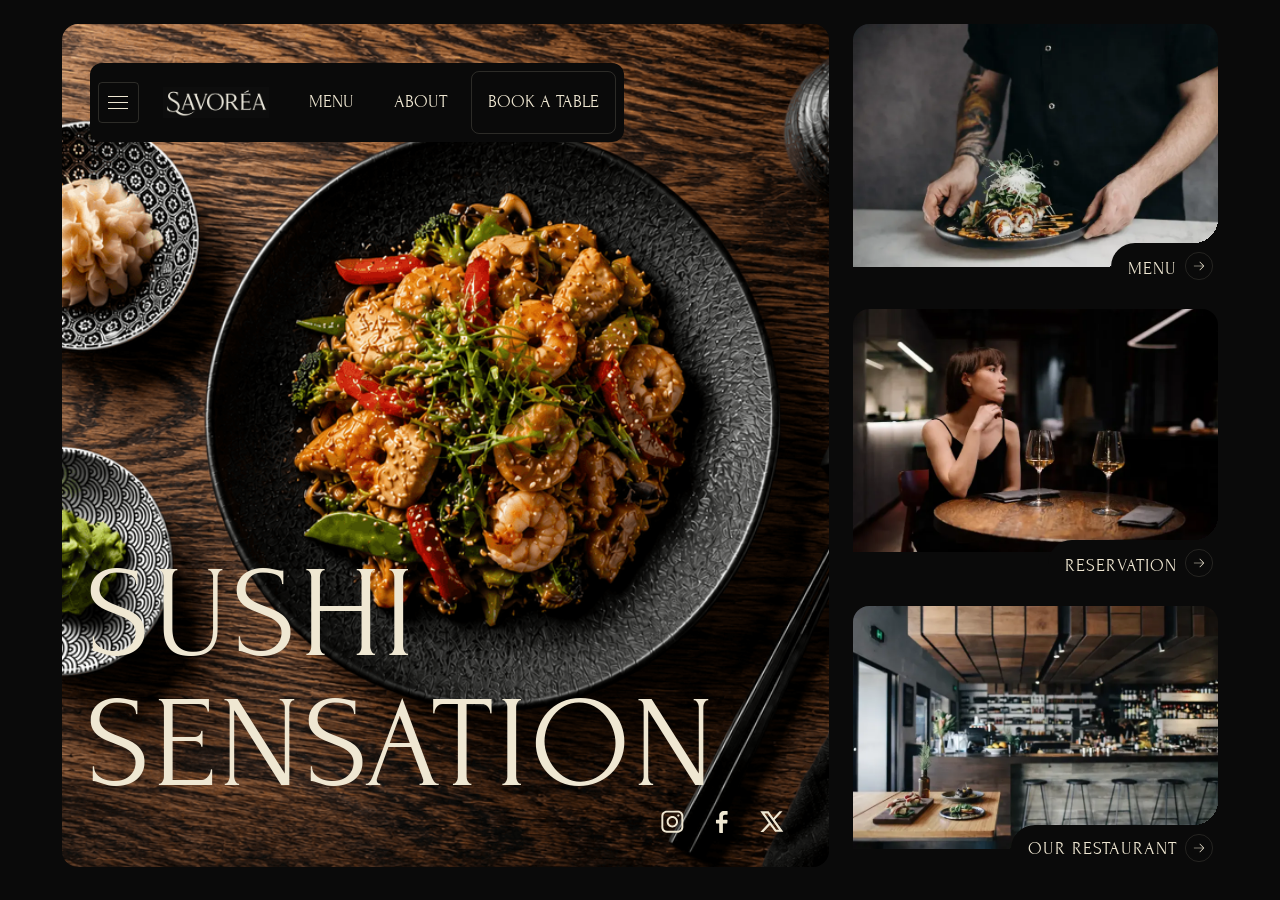
<file: index.html>
<!DOCTYPE html><!--  This site was created in Webflow. https://webflow.com  --><!--  Last Published: Wed Oct 28 2026 10:28:59 GMT+0000 (Coordinated Universal Time)  -->
<html data-wf-page="69ccc1d8fa1cd4cc3e607715" data-wf-site="69ccc1d7fa1cd4cc3e607709" lang="en">
<head>
  <meta charset="utf-8">
  <meta name="google" content="notranslate">
  <title>sushi</title>
  <meta content="width=device-width, initial-scale=1" name="viewport">
  <link rel="preload" href="fonts/Forum-Regular.woff2" as="font" type="font/woff2" crossorigin>
  <link href="css/normalize.css" rel="stylesheet" type="text/css">
  <link href="css/webflow.css" rel="stylesheet" type="text/css">
  <link href="css/sushi-7096b4.webflow.css?v=7" rel="stylesheet" type="text/css">
  <script type="text/javascript">!function(o,c){var n=c.documentElement,t=" w-mod-";n.className+=t+"js",("ontouchstart"in o||o.DocumentTouch&&c instanceof DocumentTouch)&&(n.className+=t+"touch")}(window,document);</script>
  <link href="images/favicon.webp" rel="icon" type="image/webp">
  <link href="images/webclip.webp" rel="apple-touch-icon">
  <style>
	.w-webflow-badge {
	display: None !important;
	visibility: hidden !important;
	}
  .button-hover,
.menu_text-link,
.menu_img-link {
  position: relative;
  overflow: visible;
  transition:
    box-shadow 0.3s ease,
    border-color 0.3s ease;
}
.button-hover:hover,
.menu_text-link:hover,
.menu_img-link:hover {
  border-color: rgba(255, 255, 255, 0);
  box-shadow:
    inset 0 0 12px rgba(255, 255, 255, 0.14),
    inset 0 0 28px rgba(255, 255, 255, 0.08);
}
.social-media-link {
  position: relative;
}
.social-media-link-hover {
  visibility: hidden;
  transform: scale(0.96);
  pointer-events: none;
  transition:
    opacity 0.3s ease,
    visibility 0.3s ease,
    transform 0.3s ease;
}
.social-media-link:hover .social-media-link-hover {
  opacity: 1;
  visibility: visible;
  transform: scale(1);
}
</style>
</head>
<body class="body">
  <main class="main">
    <div data-wf--menu--variant="base" class="menu_wraper">
      <div class="w-layout-blockcontainer menu_container w-container">
        <div class="menu_content-wraper">
          <a href="#" class="menu_button border w-inline-block">
            <div class="menu_line"></div>
            <div class="menu_line"></div>
            <div class="menu_line"></div>
          </a>
          <a href="index.html" aria-current="page" class="menu_img-link w-inline-block w--current"><img width="474.5" loading="lazy" alt="" src="images/logo_1.png" sizes="(max-width: 479px) 100vw, 475px" srcset="images/logo_1-p-500.png 500w, images/logo_1.png 949w" class="menu_logo"></a>
          <a href="menu.html" class="menu_text-link capitalize-text">menu</a>
          <a href="about.html" class="menu_text-link capitalize-text">about</a>
          <a href="reservation.html" class="menu_text-link capitalize-text border">book a table</a>
        </div>
      </div>
      <div class="menu_drop_down_wraper">
        <div class="menu_hidden-wraper">
          <div class="menu_hidden-link-wraper">
            <a href="menu.html" class="menu_hidden-link capitalize-text"><span class="menu_hidden-link-label">Menu</span></a>
            <a href="reservation.html" class="menu_hidden-link capitalize-text"><span class="menu_hidden-link-label">Reservation</span></a>
            <a href="about.html" class="menu_hidden-link capitalize-text"><span class="menu_hidden-link-label">About</span></a>
            <a href="contact.html" class="menu_hidden-link capitalize-text"><span class="menu_hidden-link-label">Contact</span></a>
            <a href="blog.html" class="menu_hidden-link capitalize-text"><span class="menu_hidden-link-label">Blog</span></a>
          </div>
        </div>
        <div class="menu_embed-properties w-embed">
          <style>
.menu_hidden-wraper {
  display: none;
  height: 0;
  opacity: 0;
  overflow: hidden;
  pointer-events: none;
}
.menu_button,
.menu_link {
  transition:
    color 0.3s ease,
    text-shadow 0.3s ease,
    box-shadow 0.3s ease,
    border-color 0.3s ease;
}
/* Кнопка */
.menu_button:hover {
  box-shadow:
    inset 0 0 12px rgba(255, 255, 255, 0.14),
    inset 0 0 28px rgba(255, 255, 255, 0.08);
  border-color: rgba(255, 255, 255, 0.35);
}
/* Верхние ссылки */
.menu_link {
  display: inline-block;
}
.menu_link:hover {
  box-shadow:
    inset 0 0 12px rgba(255, 255, 255, 0.14),
    inset 0 0 28px rgba(255, 255, 255, 0.08);
  border-color: rgba(255, 255, 255, 0.35);
}
</style>
        </div>
      </div>
    </div>
    <section class="hero_section">
      <div class="padding-global">
        <div class="w-layout-blockcontainer container-full w-container">
          <div class="hero_grid-wraper">
            <div id="w-node-e2e8e7b1-eda5-c35c-feb3-ed5f9fed6423-3e607715" class="hero_content-big"><img src="images/sushi-hero_4.png" loading="lazy" width="3291" sizes="(max-width: 767px) 100vw, (max-width: 991px) 95vw, 940px" alt="" srcset="images/sushi-hero_4-p-500.png 500w, images/sushi-hero_4-p-800.png 800w, images/sushi-hero_4-p-1080.png 1080w, images/sushi-hero_4.png 1517w" class="hero_img-big">
              <div class="hero_header-wraoer">
                <h1 class="heading_xlarge">SUSHI<br>SENSATION</h1>
              </div>
              <div class="hero_social-media-wraper">
                <div class="social-media-link-hover"></div>
                <a href="#" class="social-media-link w-inline-block"><img src="images/instagram_thin.svg" loading="lazy" alt="" class="hero_social-media-img">
                  <div class="social-media-link-hover"></div>
                </a>
                <a href="#" class="social-media-link w-inline-block"><img src="images/facebook_thin.svg" loading="lazy" alt="" class="hero_social-media-img">
                  <div class="social-media-link-hover"></div>
                </a>
                <a href="#" class="social-media-link w-inline-block"><img src="images/x-twitter_thin.svg" loading="lazy" alt="" class="hero_social-media-img">
                  <div class="social-media-link-hover"></div>
                </a>
              </div>
              <div class="hero-heading-position"></div>
            </div>
            <div class="hero_content-main_1">
              <div class="card-button-wraper-outer">
                <div class="button-half-radiu-wraper">
                  <div class="button-half-radius"></div>
                </div>
                <div class="hero_card-button-wraper">
                  <div class="button-half-radiu-wraper">
                    <div class="button-half-radius"></div>
                  </div>
                  <a href="menu.html" class="hero_card_button w-inline-block">
                    <div class="button-hover">
                      <div class="text_medium text-position">MENU</div><img src="images/arrow_button.svg" loading="lazy" alt="" class="circle-arrow">
                    </div>
                  </a>
                </div>
              </div>
              <div class="hero_img-sml-wrp"><img src="images/hero_img_sml_1.webp" loading="lazy" width="768" sizes="(max-width: 767px) 100vw, (max-width: 991px) 95vw, 768px" alt="" srcset="images/hero_img_sml_1-p-500.webp 500w, images/hero_img_sml_1-p-800.webp 800w, images/hero_img_sml_1-p-1080.webp 1080w, images/hero_img_sml_1.webp 1536w" class="hero_img-sml"></div>
            </div>
            <div class="hero_content-main_2">
              <div class="hero_img-sml-wrp"><img src="images/hero_img_sml_2.webp" loading="lazy" width="768" sizes="(max-width: 767px) 100vw, (max-width: 991px) 95vw, 768px" alt="" srcset="images/hero_img_sml_2-p-500.webp 500w, images/hero_img_sml_2-p-800.webp 800w, images/hero_img_sml_2-p-1080.webp 1080w, images/hero_img_sml_2.webp 1536w" class="hero_img-sml"></div>
              <div class="card-button-wraper-outer">
                <div class="button-half-radiu-wraper">
                  <div class="button-half-radius"></div>
                </div>
                <div class="hero_card-button-wraper">
                  <div class="button-half-radiu-wraper">
                    <div class="button-half-radius"></div>
                  </div>
                  <a href="reservation.html" class="hero_card_button w-inline-block">
                    <div class="button-hover">
                      <div class="text_medium text-position">RESERVATION</div><img src="images/arrow_button.svg" loading="lazy" alt="" class="circle-arrow">
                    </div>
                  </a>
                </div>
              </div>
            </div>
            <div class="hero_content-main_3">
              <div class="hero_img-sml-wrp"><img src="images/hero_img_sml_3.webp" loading="lazy" width="768" sizes="(max-width: 767px) 100vw, (max-width: 991px) 95vw, 768px" alt="" srcset="images/hero_img_sml_3-p-500.webp 500w, images/hero_img_sml_3-p-800.webp 800w, images/hero_img_sml_3-p-1080.webp 1080w, images/hero_img_sml_3.webp 1536w" class="hero_img-sml"></div>
              <div class="card-button-wraper-outer position-absolut-btm">
                <div class="button-half-radiu-wraper">
                  <div class="button-half-radius"></div>
                </div>
                <div class="hero_card-button-wraper">
                  <div class="button-half-radiu-wraper">
                    <div class="button-half-radius"></div>
                  </div>
                  <a href="about.html" class="hero_card_button w-inline-block">
                    <div class="button-hover">
                      <div class="text_medium">OUR RESTAURANT</div><img src="images/arrow_button.svg" loading="lazy" alt="" class="circle-arrow">
                    </div>
                  </a>
                </div>
              </div>
            </div>
          </div>
        </div>
      </div>
    </section>
  </main>
  <script src="js/vendor/jquery-3.5.1.min.js" type="text/javascript" integrity="sha256-9/aliU8dGd2tb6OSsuzixeV4y/faTqgFtohetphbbj0=" crossorigin="anonymous"></script>
  <script src="js/webflow.js" type="text/javascript"></script>
  <script src="js/vendor/gsap.min.js" type="text/javascript"></script>
  <script src="js/vendor/Flip.min.js" type="text/javascript"></script>
  <script type="text/javascript">gsap.registerPlugin(Flip);</script>
  <script src="js/sushi.js" defer=""></script>
</body>
</html>
</file>
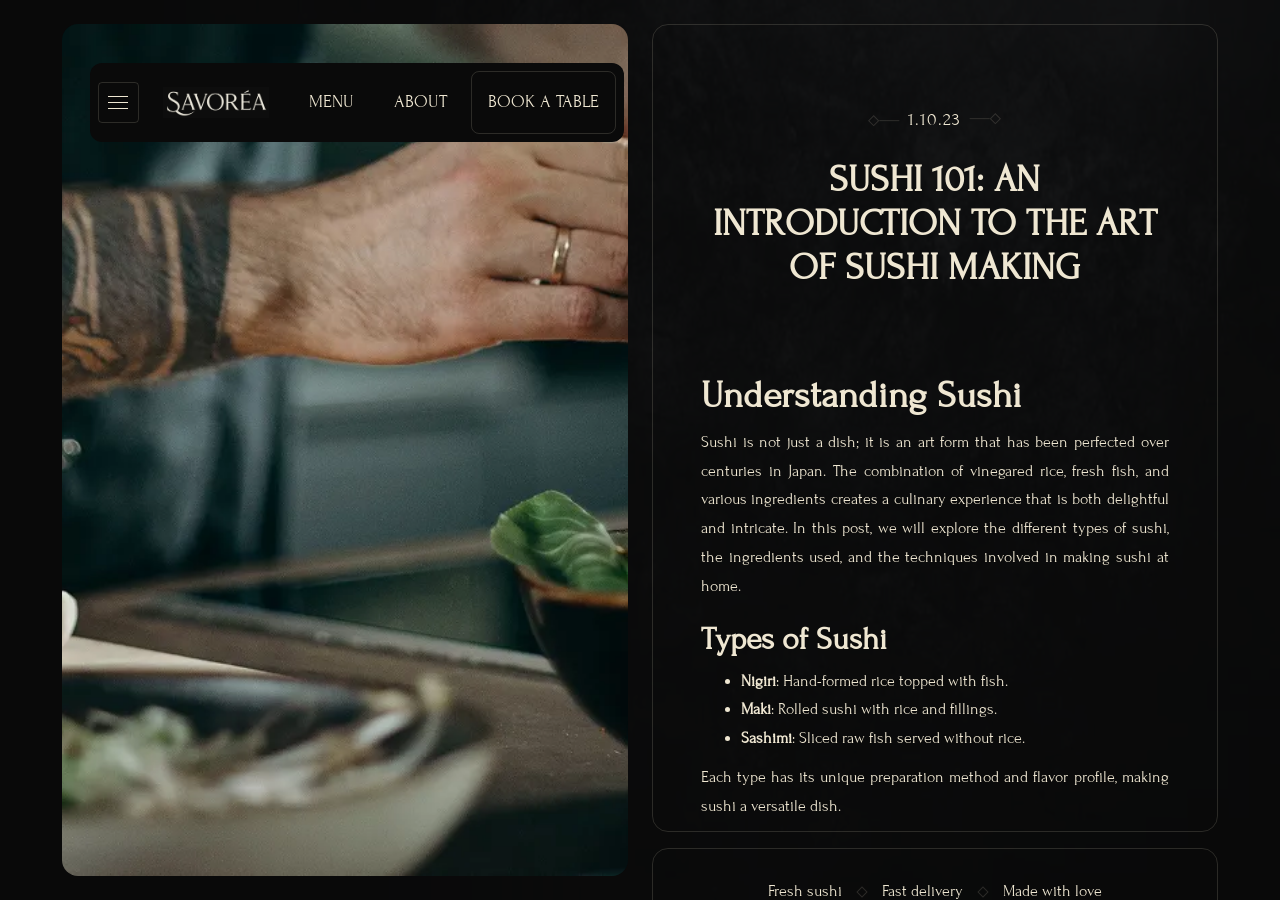
<file: blog/sushi-101-introduction/index.html>
<!DOCTYPE html><!--  This site was created in Webflow. https://webflow.com  --><!--  Last Published: Wed Oct 28 2026 10:28:59 GMT+0000 (Coordinated Universal Time)  -->
<html data-wf-page="69d37287ac0ebb0b1886dffe" data-wf-site="69ccc1d7fa1cd4cc3e607709" lang="en">
<head>
  <meta charset="utf-8">
  <meta name="google" content="notranslate">
  <title>Sushi 101: An Introduction to the Art of Sushi Making</title>
  <meta content="width=device-width, initial-scale=1" name="viewport">
  <link rel="preload" href="../../fonts/Forum-Regular.woff2" as="font" type="font/woff2" crossorigin>
  <link href="../../css/normalize.css" rel="stylesheet" type="text/css">
  <link href="../../css/webflow.css" rel="stylesheet" type="text/css">
  <link href="../../css/sushi-7096b4.webflow.css?v=7" rel="stylesheet" type="text/css">
  <link href="../../css/split-page.css?v=3" rel="stylesheet">
  <script type="text/javascript">!function(o,c){var n=c.documentElement,t=" w-mod-";n.className+=t+"js",("ontouchstart"in o||o.DocumentTouch&&c instanceof DocumentTouch)&&(n.className+=t+"touch")}(window,document);</script>
  <link href="../../images/favicon.webp" rel="icon" type="image/webp">
  <link href="../../images/webclip.webp" rel="apple-touch-icon">
  <style>
	.w-webflow-badge {
	display: None !important;
	visibility: hidden !important;
	}
  .button-hover,
.menu_text-link,
.menu_img-link {
  position: relative;
  overflow: visible;
  transition:
    box-shadow 0.3s ease,
    border-color 0.3s ease;
}
.button-hover:hover,
.menu_text-link:hover,
.menu_img-link:hover {
  border-color: rgba(255, 255, 255, 0);
  box-shadow:
    inset 0 0 12px rgba(255, 255, 255, 0.14),
    inset 0 0 28px rgba(255, 255, 255, 0.08);
}
.social-media-link {
  position: relative;
}
.social-media-link-hover {
  visibility: hidden;
  transform: scale(0.96);
  pointer-events: none;
  transition:
    opacity 0.3s ease,
    visibility 0.3s ease,
    transform 0.3s ease;
}
.social-media-link:hover .social-media-link-hover {
  opacity: 1;
  visibility: visible;
  transform: scale(1);
}
</style>
</head>
<body class="body split-page">
  <main class="main">
    <section class="hero_section"><img src="../../images/background.webp" loading="lazy" width="70" sizes="70px" alt="" srcset="../../images/background-p-500.webp 500w, ../../images/background-p-800.webp 800w, ../../images/background-p-1080.webp 1080w, ../../images/background-p-1600.webp 1600w, ../../images/background.webp 3486w" class="background_img">
      <div class="padding-global">
        <div class="w-layout-blockcontainer container-full w-container">
          <div class="hero_grid-wraper-2 split-page__layout">
            <div id="w-node-_2fdbdbff-8ce6-6f8d-f6ba-2dd1106db2f6-1886dffe" class="hero_img-wraper-2 split-page__visual"><img src="../../images/cms/69d382a770dba2bd8c085fb4_blog_5_5_11zon.webp" loading="lazy" width="1405" alt="" sizes="100vw" srcset="../../images/cms/69d382a770dba2bd8c085fb4_blog_5_5_11zon-p-500.webp 500w, ../../images/cms/69d382a770dba2bd8c085fb4_blog_5_5_11zon-p-800.webp 800w, ../../images/cms/69d382a770dba2bd8c085fb4_blog_5_5_11zon.webp 840w" class="hero_img-big"/></div>
            <div class="content_wraper split-page__scroll" role="region" aria-label="Blog article" tabindex="0">
              <div class="blog_wrapper-inner border margin-s"><div class="blog_header-wraper margin-sm"><div class="reservation__header-decor-wraper"><img src="../../images/cms/69d3788ee490d2235f320d44_Grid.svg" loading="lazy" alt="" class="reservation__decor-left"/></div><div class="text_medium">1.10.23</div><img src="../../images/cms/69d3788ee490d2235f320d44_Grid.svg" loading="lazy" alt="" class="reservation__decor-right"/></div><h1 class="capitalize-text text-center margin-m">Sushi 101: An Introduction to the Art of Sushi Making</h1><div class="content_post-body w-richtext"><h1>Understanding Sushi</h1><p>Sushi is not just a dish; it is an art form that has been perfected over centuries in Japan. The combination of vinegared rice, fresh fish, and various ingredients creates a culinary experience that is both delightful and intricate. In this post, we will explore the different types of sushi, the ingredients used, and the techniques involved in making sushi at home.</p><h2>Types of Sushi</h2><ul><li><strong>Nigiri</strong>: Hand-formed rice topped with fish.</li><li><strong>Maki</strong>: Rolled sushi with rice and fillings.</li><li><strong>Sashimi</strong>: Sliced raw fish served without rice.</li></ul><p>Each type has its unique preparation method and flavor profile, making sushi a versatile dish.</p></div></div>
              <footer class="footer">
                <div class="footer_content-wraper border">
                  <div class="footer_text">Fresh sushi </div>
                  <div class="footer_rhombus"></div>
                  <div class="footer_text">Fast delivery</div>
                  <div class="footer_rhombus"></div>
                  <div class="footer_text">Made with love</div>
                </div>
              </footer>
            </div>
          </div>
        </div>
      </div>
    </section>
    <div data-wf--menu--variant="base" class="menu_wraper">
      <div class="w-layout-blockcontainer menu_container w-container">
        <div class="menu_content-wraper">
          <a href="#" class="menu_button border w-inline-block">
            <div class="menu_line"></div>
            <div class="menu_line"></div>
            <div class="menu_line"></div>
          </a>
          <a href="../../index.html" class="menu_img-link w-inline-block"><img width="474.5" loading="lazy" alt="" src="../../images/logo_1.png" sizes="(max-width: 479px) 100vw, 475px" srcset="../../images/logo_1-p-500.png 500w, ../../images/logo_1.png 949w" class="menu_logo"></a>
          <a href="../../menu.html" class="menu_text-link capitalize-text">menu</a>
          <a href="../../about.html" class="menu_text-link capitalize-text">about</a>
          <a href="../../reservation.html" class="menu_text-link capitalize-text border">book a table</a>
        </div>
      </div>
      <div class="menu_drop_down_wraper">
        <div class="menu_hidden-wraper">
          <div class="menu_hidden-link-wraper">
            <a href="../../menu.html" class="menu_hidden-link capitalize-text"><span class="menu_hidden-link-label">Menu</span></a>
            <a href="../../reservation.html" class="menu_hidden-link capitalize-text"><span class="menu_hidden-link-label">Reservation</span></a>
            <a href="../../about.html" class="menu_hidden-link capitalize-text"><span class="menu_hidden-link-label">About</span></a>
            <a href="../../contact.html" class="menu_hidden-link capitalize-text"><span class="menu_hidden-link-label">Contact</span></a>
            <a href="../../blog.html" class="menu_hidden-link capitalize-text"><span class="menu_hidden-link-label">Blog</span></a>
          </div>
        </div>
        <div class="menu_embed-properties w-embed">
          <style>
.menu_hidden-wraper {
  display: none;
  height: 0;
  opacity: 0;
  overflow: hidden;
  pointer-events: none;
}
.menu_button,
.menu_link {
  transition:
    color 0.3s ease,
    text-shadow 0.3s ease,
    box-shadow 0.3s ease,
    border-color 0.3s ease;
}
/* Кнопка */
.menu_button:hover {
  box-shadow:
    inset 0 0 12px rgba(255, 255, 255, 0.14),
    inset 0 0 28px rgba(255, 255, 255, 0.08);
  border-color: rgba(255, 255, 255, 0.35);
}
/* Верхние ссылки */
.menu_link {
  display: inline-block;
}
.menu_link:hover {
  box-shadow:
    inset 0 0 12px rgba(255, 255, 255, 0.14),
    inset 0 0 28px rgba(255, 255, 255, 0.08);
  border-color: rgba(255, 255, 255, 0.35);
}
</style>
        </div>
      </div>
    </div>
  </main>
  <script src="../../js/vendor/jquery-3.5.1.min.js" type="text/javascript" integrity="sha256-9/aliU8dGd2tb6OSsuzixeV4y/faTqgFtohetphbbj0=" crossorigin="anonymous"></script>
  <script src="../../js/webflow.js" type="text/javascript"></script>
  <script src="../../js/vendor/gsap.min.js" type="text/javascript"></script>
  <script src="../../js/vendor/Flip.min.js" type="text/javascript"></script>
  <script type="text/javascript">gsap.registerPlugin(Flip);</script>
  <script src="../../js/sushi.js" defer=""></script>
  <script src="../../js/split-page.js" defer=""></script>
</body>
</html>
</file>
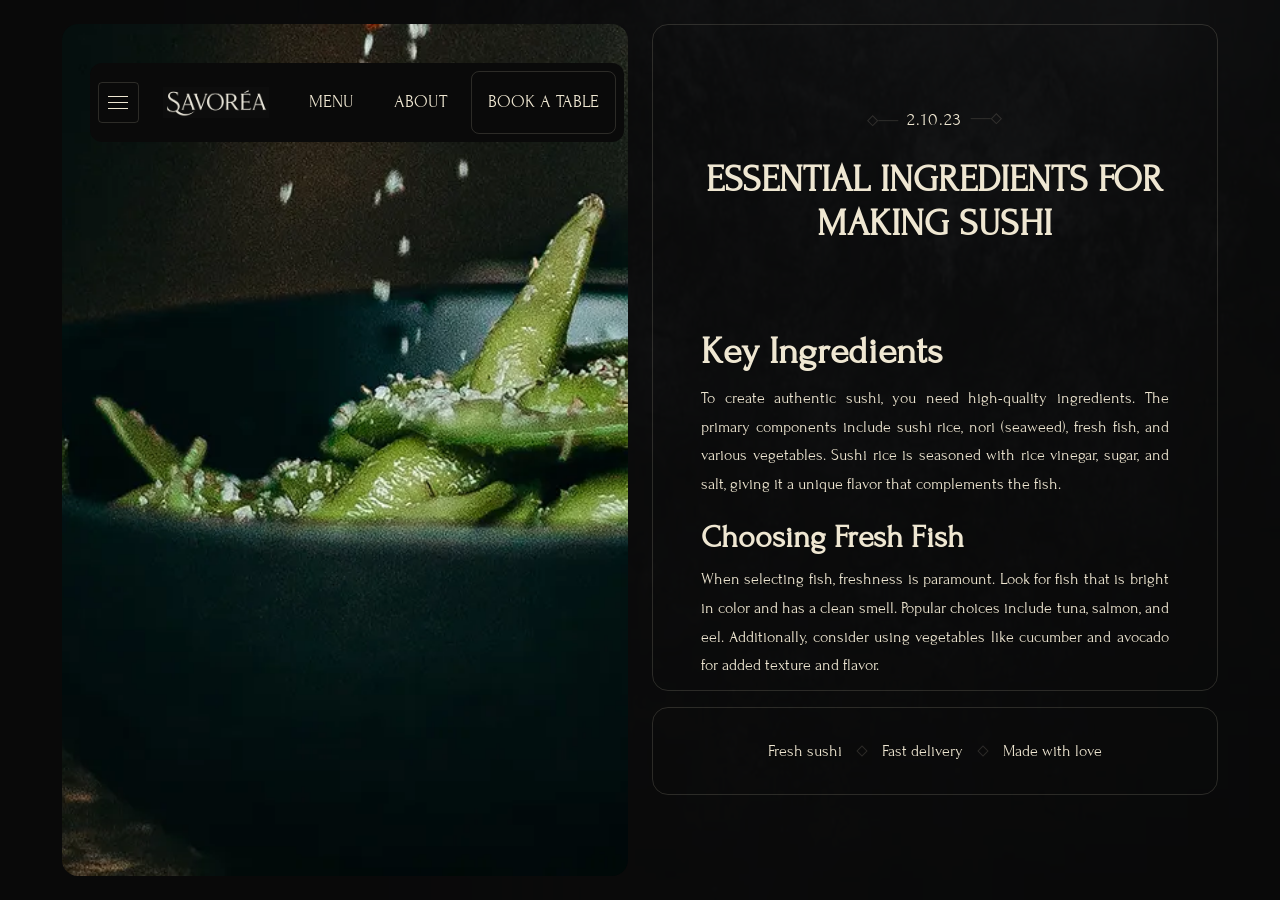
<file: blog/sushi-ingredients-guide/index.html>
<!DOCTYPE html><!--  This site was created in Webflow. https://webflow.com  --><!--  Last Published: Wed Oct 28 2026 10:28:59 GMT+0000 (Coordinated Universal Time)  -->
<html data-wf-page="69d37287ac0ebb0b1886dffe" data-wf-site="69ccc1d7fa1cd4cc3e607709" lang="en">
<head>
  <meta charset="utf-8">
  <meta name="google" content="notranslate">
  <title>Essential Ingredients for Making Sushi</title>
  <meta content="width=device-width, initial-scale=1" name="viewport">
  <link rel="preload" href="../../fonts/Forum-Regular.woff2" as="font" type="font/woff2" crossorigin>
  <link href="../../css/normalize.css" rel="stylesheet" type="text/css">
  <link href="../../css/webflow.css" rel="stylesheet" type="text/css">
  <link href="../../css/sushi-7096b4.webflow.css?v=7" rel="stylesheet" type="text/css">
  <link href="../../css/split-page.css?v=3" rel="stylesheet">
  <script type="text/javascript">!function(o,c){var n=c.documentElement,t=" w-mod-";n.className+=t+"js",("ontouchstart"in o||o.DocumentTouch&&c instanceof DocumentTouch)&&(n.className+=t+"touch")}(window,document);</script>
  <link href="../../images/favicon.webp" rel="icon" type="image/webp">
  <link href="../../images/webclip.webp" rel="apple-touch-icon">
  <style>
	.w-webflow-badge {
	display: None !important;
	visibility: hidden !important;
	}
  .button-hover,
.menu_text-link,
.menu_img-link {
  position: relative;
  overflow: visible;
  transition:
    box-shadow 0.3s ease,
    border-color 0.3s ease;
}
.button-hover:hover,
.menu_text-link:hover,
.menu_img-link:hover {
  border-color: rgba(255, 255, 255, 0);
  box-shadow:
    inset 0 0 12px rgba(255, 255, 255, 0.14),
    inset 0 0 28px rgba(255, 255, 255, 0.08);
}
.social-media-link {
  position: relative;
}
.social-media-link-hover {
  visibility: hidden;
  transform: scale(0.96);
  pointer-events: none;
  transition:
    opacity 0.3s ease,
    visibility 0.3s ease,
    transform 0.3s ease;
}
.social-media-link:hover .social-media-link-hover {
  opacity: 1;
  visibility: visible;
  transform: scale(1);
}
</style>
</head>
<body class="body split-page">
  <main class="main">
    <section class="hero_section"><img src="../../images/background.webp" loading="lazy" width="70" sizes="70px" alt="" srcset="../../images/background-p-500.webp 500w, ../../images/background-p-800.webp 800w, ../../images/background-p-1080.webp 1080w, ../../images/background-p-1600.webp 1600w, ../../images/background.webp 3486w" class="background_img">
      <div class="padding-global">
        <div class="w-layout-blockcontainer container-full w-container">
          <div class="hero_grid-wraper-2 split-page__layout">
            <div id="w-node-_2fdbdbff-8ce6-6f8d-f6ba-2dd1106db2f6-1886dffe" class="hero_img-wraper-2 split-page__visual"><img src="../../images/cms/69d3829c375d25f1ea8c858c_blog_4_4_11zon.webp" loading="lazy" width="1405" alt="" sizes="100vw" srcset="../../images/cms/69d3829c375d25f1ea8c858c_blog_4_4_11zon-p-500.webp 500w, ../../images/cms/69d3829c375d25f1ea8c858c_blog_4_4_11zon-p-800.webp 800w, ../../images/cms/69d3829c375d25f1ea8c858c_blog_4_4_11zon.webp 840w" class="hero_img-big"/></div>
            <div class="content_wraper split-page__scroll" role="region" aria-label="Blog article" tabindex="0">
              <div class="blog_wrapper-inner border margin-s"><div class="blog_header-wraper margin-sm"><div class="reservation__header-decor-wraper"><img src="../../images/cms/69d3788ee490d2235f320d44_Grid.svg" loading="lazy" alt="" class="reservation__decor-left"/></div><div class="text_medium">2.10.23</div><img src="../../images/cms/69d3788ee490d2235f320d44_Grid.svg" loading="lazy" alt="" class="reservation__decor-right"/></div><h1 class="capitalize-text text-center margin-m">Essential Ingredients for Making Sushi</h1><div class="content_post-body w-richtext"><h1>Key Ingredients</h1><p>To create authentic sushi, you need high-quality ingredients. The primary components include sushi rice, nori (seaweed), fresh fish, and various vegetables. Sushi rice is seasoned with rice vinegar, sugar, and salt, giving it a unique flavor that complements the fish.</p><h2>Choosing Fresh Fish</h2><p>When selecting fish, freshness is paramount. Look for fish that is bright in color and has a clean smell. Popular choices include tuna, salmon, and eel. Additionally, consider using vegetables like cucumber and avocado for added texture and flavor.</p></div></div>
              <footer class="footer">
                <div class="footer_content-wraper border">
                  <div class="footer_text">Fresh sushi </div>
                  <div class="footer_rhombus"></div>
                  <div class="footer_text">Fast delivery</div>
                  <div class="footer_rhombus"></div>
                  <div class="footer_text">Made with love</div>
                </div>
              </footer>
            </div>
          </div>
        </div>
      </div>
    </section>
    <div data-wf--menu--variant="base" class="menu_wraper">
      <div class="w-layout-blockcontainer menu_container w-container">
        <div class="menu_content-wraper">
          <a href="#" class="menu_button border w-inline-block">
            <div class="menu_line"></div>
            <div class="menu_line"></div>
            <div class="menu_line"></div>
          </a>
          <a href="../../index.html" class="menu_img-link w-inline-block"><img width="474.5" loading="lazy" alt="" src="../../images/logo_1.png" sizes="(max-width: 479px) 100vw, 475px" srcset="../../images/logo_1-p-500.png 500w, ../../images/logo_1.png 949w" class="menu_logo"></a>
          <a href="../../menu.html" class="menu_text-link capitalize-text">menu</a>
          <a href="../../about.html" class="menu_text-link capitalize-text">about</a>
          <a href="../../reservation.html" class="menu_text-link capitalize-text border">book a table</a>
        </div>
      </div>
      <div class="menu_drop_down_wraper">
        <div class="menu_hidden-wraper">
          <div class="menu_hidden-link-wraper">
            <a href="../../menu.html" class="menu_hidden-link capitalize-text"><span class="menu_hidden-link-label">Menu</span></a>
            <a href="../../reservation.html" class="menu_hidden-link capitalize-text"><span class="menu_hidden-link-label">Reservation</span></a>
            <a href="../../about.html" class="menu_hidden-link capitalize-text"><span class="menu_hidden-link-label">About</span></a>
            <a href="../../contact.html" class="menu_hidden-link capitalize-text"><span class="menu_hidden-link-label">Contact</span></a>
            <a href="../../blog.html" class="menu_hidden-link capitalize-text"><span class="menu_hidden-link-label">Blog</span></a>
          </div>
        </div>
        <div class="menu_embed-properties w-embed">
          <style>
.menu_hidden-wraper {
  display: none;
  height: 0;
  opacity: 0;
  overflow: hidden;
  pointer-events: none;
}
.menu_button,
.menu_link {
  transition:
    color 0.3s ease,
    text-shadow 0.3s ease,
    box-shadow 0.3s ease,
    border-color 0.3s ease;
}
/* Кнопка */
.menu_button:hover {
  box-shadow:
    inset 0 0 12px rgba(255, 255, 255, 0.14),
    inset 0 0 28px rgba(255, 255, 255, 0.08);
  border-color: rgba(255, 255, 255, 0.35);
}
/* Верхние ссылки */
.menu_link {
  display: inline-block;
}
.menu_link:hover {
  box-shadow:
    inset 0 0 12px rgba(255, 255, 255, 0.14),
    inset 0 0 28px rgba(255, 255, 255, 0.08);
  border-color: rgba(255, 255, 255, 0.35);
}
</style>
        </div>
      </div>
    </div>
  </main>
  <script src="../../js/vendor/jquery-3.5.1.min.js" type="text/javascript" integrity="sha256-9/aliU8dGd2tb6OSsuzixeV4y/faTqgFtohetphbbj0=" crossorigin="anonymous"></script>
  <script src="../../js/webflow.js" type="text/javascript"></script>
  <script src="../../js/vendor/gsap.min.js" type="text/javascript"></script>
  <script src="../../js/vendor/Flip.min.js" type="text/javascript"></script>
  <script type="text/javascript">gsap.registerPlugin(Flip);</script>
  <script src="../../js/sushi.js" defer=""></script>
  <script src="../../js/split-page.js" defer=""></script>
</body>
</html>
</file>
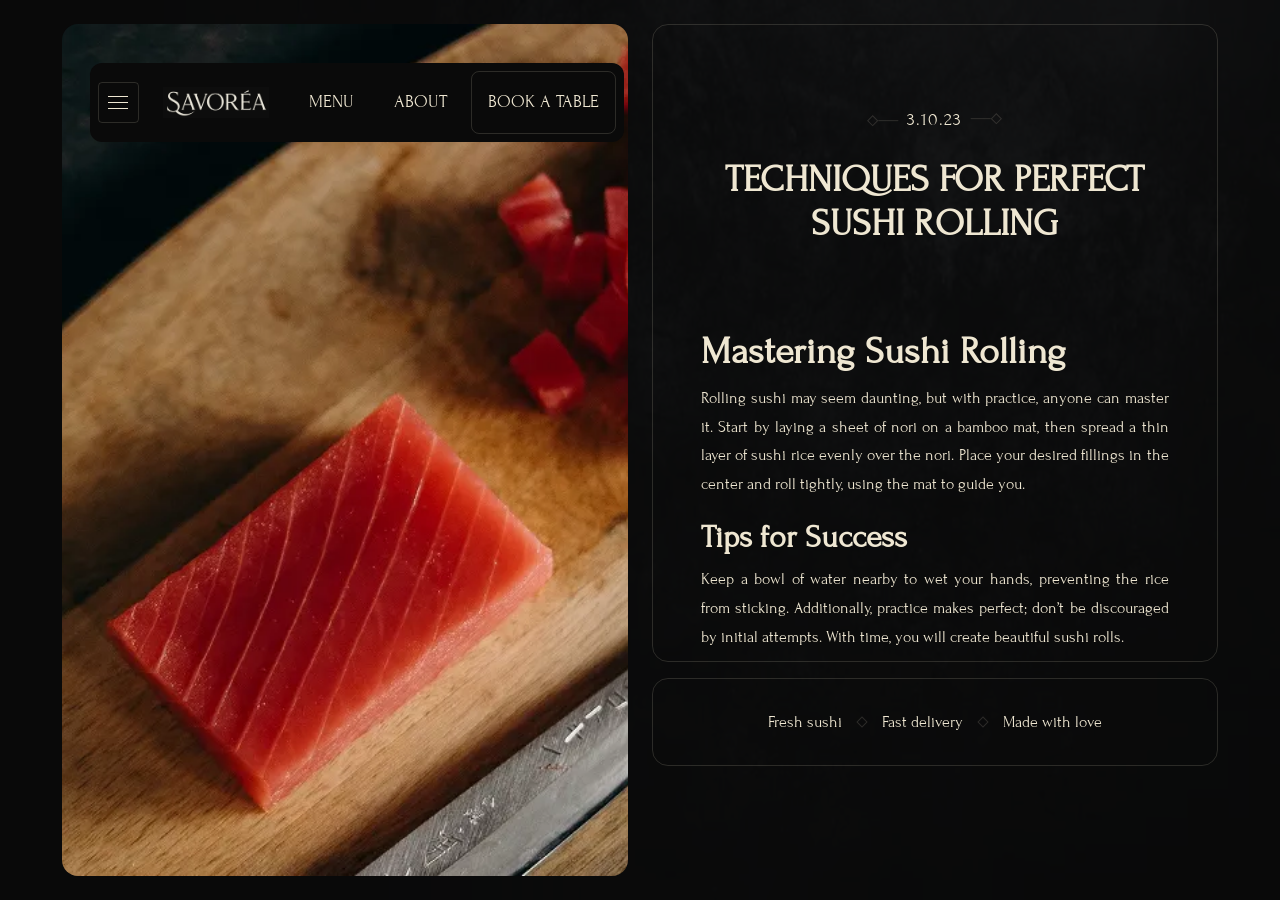
<file: blog/sushi-making-techniques/index.html>
<!DOCTYPE html><!--  This site was created in Webflow. https://webflow.com  --><!--  Last Published: Wed Oct 28 2026 10:28:59 GMT+0000 (Coordinated Universal Time)  -->
<html data-wf-page="69d37287ac0ebb0b1886dffe" data-wf-site="69ccc1d7fa1cd4cc3e607709" lang="en">
<head>
  <meta charset="utf-8">
  <meta name="google" content="notranslate">
  <title>Techniques for Perfect Sushi Rolling</title>
  <meta content="width=device-width, initial-scale=1" name="viewport">
  <link rel="preload" href="../../fonts/Forum-Regular.woff2" as="font" type="font/woff2" crossorigin>
  <link href="../../css/normalize.css" rel="stylesheet" type="text/css">
  <link href="../../css/webflow.css" rel="stylesheet" type="text/css">
  <link href="../../css/sushi-7096b4.webflow.css?v=7" rel="stylesheet" type="text/css">
  <link href="../../css/split-page.css?v=3" rel="stylesheet">
  <script type="text/javascript">!function(o,c){var n=c.documentElement,t=" w-mod-";n.className+=t+"js",("ontouchstart"in o||o.DocumentTouch&&c instanceof DocumentTouch)&&(n.className+=t+"touch")}(window,document);</script>
  <link href="../../images/favicon.webp" rel="icon" type="image/webp">
  <link href="../../images/webclip.webp" rel="apple-touch-icon">
  <style>
	.w-webflow-badge {
	display: None !important;
	visibility: hidden !important;
	}
  .button-hover,
.menu_text-link,
.menu_img-link {
  position: relative;
  overflow: visible;
  transition:
    box-shadow 0.3s ease,
    border-color 0.3s ease;
}
.button-hover:hover,
.menu_text-link:hover,
.menu_img-link:hover {
  border-color: rgba(255, 255, 255, 0);
  box-shadow:
    inset 0 0 12px rgba(255, 255, 255, 0.14),
    inset 0 0 28px rgba(255, 255, 255, 0.08);
}
.social-media-link {
  position: relative;
}
.social-media-link-hover {
  visibility: hidden;
  transform: scale(0.96);
  pointer-events: none;
  transition:
    opacity 0.3s ease,
    visibility 0.3s ease,
    transform 0.3s ease;
}
.social-media-link:hover .social-media-link-hover {
  opacity: 1;
  visibility: visible;
  transform: scale(1);
}
</style>
</head>
<body class="body split-page">
  <main class="main">
    <section class="hero_section"><img src="../../images/background.webp" loading="lazy" width="70" sizes="70px" alt="" srcset="../../images/background-p-500.webp 500w, ../../images/background-p-800.webp 800w, ../../images/background-p-1080.webp 1080w, ../../images/background-p-1600.webp 1600w, ../../images/background.webp 3486w" class="background_img">
      <div class="padding-global">
        <div class="w-layout-blockcontainer container-full w-container">
          <div class="hero_grid-wraper-2 split-page__layout">
            <div id="w-node-_2fdbdbff-8ce6-6f8d-f6ba-2dd1106db2f6-1886dffe" class="hero_img-wraper-2 split-page__visual"><img src="../../images/cms/69d3828c24c25bb00c2c762c_blog_3_3_11zon.webp" loading="lazy" width="1405" alt="" sizes="100vw" srcset="../../images/cms/69d3828c24c25bb00c2c762c_blog_3_3_11zon-p-500.webp 500w, ../../images/cms/69d3828c24c25bb00c2c762c_blog_3_3_11zon-p-800.webp 800w, ../../images/cms/69d3828c24c25bb00c2c762c_blog_3_3_11zon.webp 840w" class="hero_img-big"/></div>
            <div class="content_wraper split-page__scroll" role="region" aria-label="Blog article" tabindex="0">
              <div class="blog_wrapper-inner border margin-s"><div class="blog_header-wraper margin-sm"><div class="reservation__header-decor-wraper"><img src="../../images/cms/69d3788ee490d2235f320d44_Grid.svg" loading="lazy" alt="" class="reservation__decor-left"/></div><div class="text_medium">3.10.23</div><img src="../../images/cms/69d3788ee490d2235f320d44_Grid.svg" loading="lazy" alt="" class="reservation__decor-right"/></div><h1 class="capitalize-text text-center margin-m">Techniques for Perfect Sushi Rolling</h1><div class="content_post-body w-richtext"><h1>Mastering Sushi Rolling</h1><p>Rolling sushi may seem daunting, but with practice, anyone can master it. Start by laying a sheet of nori on a bamboo mat, then spread a thin layer of sushi rice evenly over the nori. Place your desired fillings in the center and roll tightly, using the mat to guide you.</p><h2>Tips for Success</h2><p>Keep a bowl of water nearby to wet your hands, preventing the rice from sticking. Additionally, practice makes perfect; don’t be discouraged by initial attempts. With time, you will create beautiful sushi rolls.</p></div></div>
              <footer class="footer">
                <div class="footer_content-wraper border">
                  <div class="footer_text">Fresh sushi </div>
                  <div class="footer_rhombus"></div>
                  <div class="footer_text">Fast delivery</div>
                  <div class="footer_rhombus"></div>
                  <div class="footer_text">Made with love</div>
                </div>
              </footer>
            </div>
          </div>
        </div>
      </div>
    </section>
    <div data-wf--menu--variant="base" class="menu_wraper">
      <div class="w-layout-blockcontainer menu_container w-container">
        <div class="menu_content-wraper">
          <a href="#" class="menu_button border w-inline-block">
            <div class="menu_line"></div>
            <div class="menu_line"></div>
            <div class="menu_line"></div>
          </a>
          <a href="../../index.html" class="menu_img-link w-inline-block"><img width="474.5" loading="lazy" alt="" src="../../images/logo_1.png" sizes="(max-width: 479px) 100vw, 475px" srcset="../../images/logo_1-p-500.png 500w, ../../images/logo_1.png 949w" class="menu_logo"></a>
          <a href="../../menu.html" class="menu_text-link capitalize-text">menu</a>
          <a href="../../about.html" class="menu_text-link capitalize-text">about</a>
          <a href="../../reservation.html" class="menu_text-link capitalize-text border">book a table</a>
        </div>
      </div>
      <div class="menu_drop_down_wraper">
        <div class="menu_hidden-wraper">
          <div class="menu_hidden-link-wraper">
            <a href="../../menu.html" class="menu_hidden-link capitalize-text"><span class="menu_hidden-link-label">Menu</span></a>
            <a href="../../reservation.html" class="menu_hidden-link capitalize-text"><span class="menu_hidden-link-label">Reservation</span></a>
            <a href="../../about.html" class="menu_hidden-link capitalize-text"><span class="menu_hidden-link-label">About</span></a>
            <a href="../../contact.html" class="menu_hidden-link capitalize-text"><span class="menu_hidden-link-label">Contact</span></a>
            <a href="../../blog.html" class="menu_hidden-link capitalize-text"><span class="menu_hidden-link-label">Blog</span></a>
          </div>
        </div>
        <div class="menu_embed-properties w-embed">
          <style>
.menu_hidden-wraper {
  display: none;
  height: 0;
  opacity: 0;
  overflow: hidden;
  pointer-events: none;
}
.menu_button,
.menu_link {
  transition:
    color 0.3s ease,
    text-shadow 0.3s ease,
    box-shadow 0.3s ease,
    border-color 0.3s ease;
}
/* Кнопка */
.menu_button:hover {
  box-shadow:
    inset 0 0 12px rgba(255, 255, 255, 0.14),
    inset 0 0 28px rgba(255, 255, 255, 0.08);
  border-color: rgba(255, 255, 255, 0.35);
}
/* Верхние ссылки */
.menu_link {
  display: inline-block;
}
.menu_link:hover {
  box-shadow:
    inset 0 0 12px rgba(255, 255, 255, 0.14),
    inset 0 0 28px rgba(255, 255, 255, 0.08);
  border-color: rgba(255, 255, 255, 0.35);
}
</style>
        </div>
      </div>
    </div>
  </main>
  <script src="../../js/vendor/jquery-3.5.1.min.js" type="text/javascript" integrity="sha256-9/aliU8dGd2tb6OSsuzixeV4y/faTqgFtohetphbbj0=" crossorigin="anonymous"></script>
  <script src="../../js/webflow.js" type="text/javascript"></script>
  <script src="../../js/vendor/gsap.min.js" type="text/javascript"></script>
  <script src="../../js/vendor/Flip.min.js" type="text/javascript"></script>
  <script type="text/javascript">gsap.registerPlugin(Flip);</script>
  <script src="../../js/sushi.js" defer=""></script>
  <script src="../../js/split-page.js" defer=""></script>
</body>
</html>
</file>
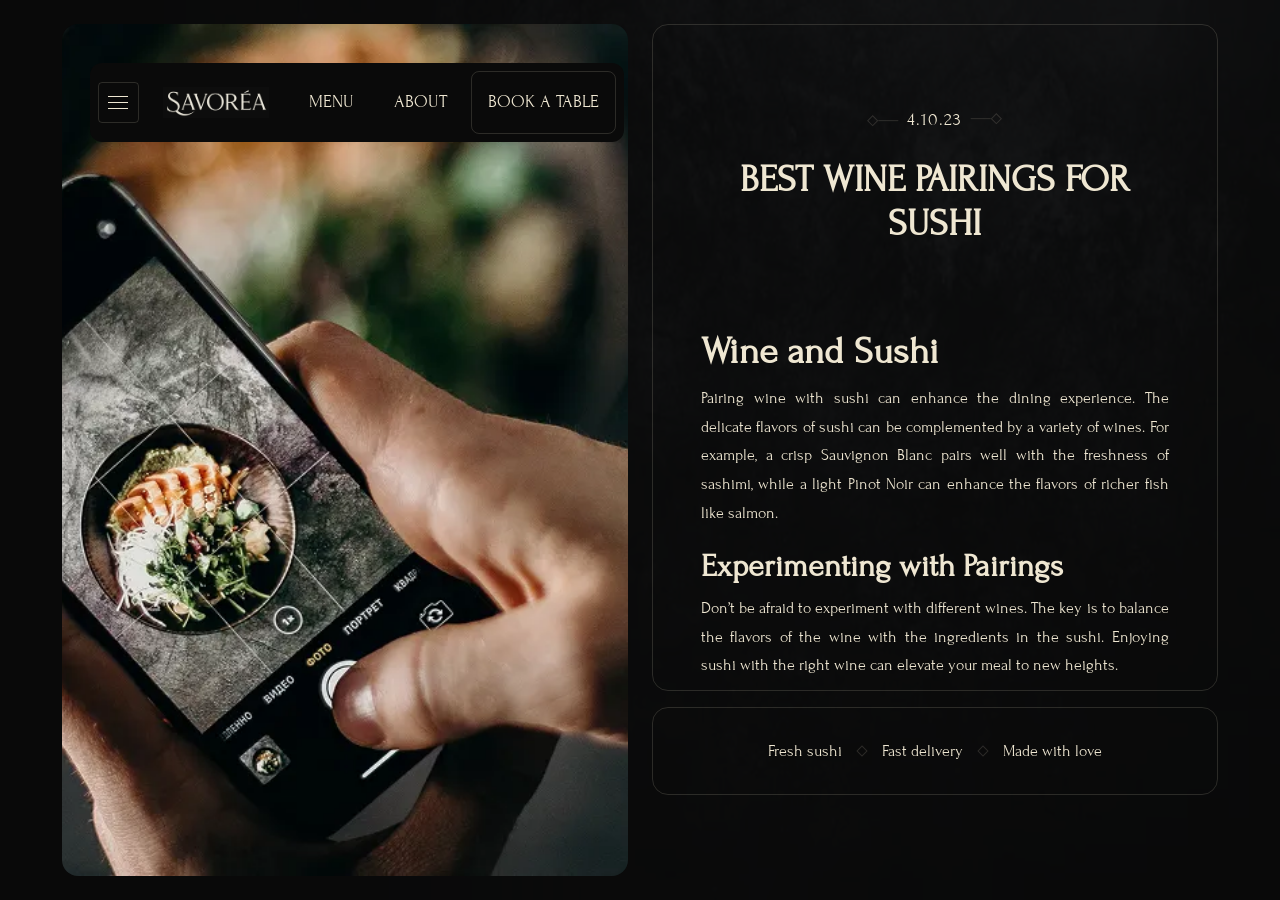
<file: blog/sushi-pairing-wine/index.html>
<!DOCTYPE html><!--  This site was created in Webflow. https://webflow.com  --><!--  Last Published: Wed Oct 28 2026 10:28:59 GMT+0000 (Coordinated Universal Time)  -->
<html data-wf-page="69d37287ac0ebb0b1886dffe" data-wf-site="69ccc1d7fa1cd4cc3e607709" lang="en">
<head>
  <meta charset="utf-8">
  <meta name="google" content="notranslate">
  <title>Best Wine Pairings for Sushi</title>
  <meta content="width=device-width, initial-scale=1" name="viewport">
  <link rel="preload" href="../../fonts/Forum-Regular.woff2" as="font" type="font/woff2" crossorigin>
  <link href="../../css/normalize.css" rel="stylesheet" type="text/css">
  <link href="../../css/webflow.css" rel="stylesheet" type="text/css">
  <link href="../../css/sushi-7096b4.webflow.css?v=7" rel="stylesheet" type="text/css">
  <link href="../../css/split-page.css?v=3" rel="stylesheet">
  <script type="text/javascript">!function(o,c){var n=c.documentElement,t=" w-mod-";n.className+=t+"js",("ontouchstart"in o||o.DocumentTouch&&c instanceof DocumentTouch)&&(n.className+=t+"touch")}(window,document);</script>
  <link href="../../images/favicon.webp" rel="icon" type="image/webp">
  <link href="../../images/webclip.webp" rel="apple-touch-icon">
  <style>
	.w-webflow-badge {
	display: None !important;
	visibility: hidden !important;
	}
  .button-hover,
.menu_text-link,
.menu_img-link {
  position: relative;
  overflow: visible;
  transition:
    box-shadow 0.3s ease,
    border-color 0.3s ease;
}
.button-hover:hover,
.menu_text-link:hover,
.menu_img-link:hover {
  border-color: rgba(255, 255, 255, 0);
  box-shadow:
    inset 0 0 12px rgba(255, 255, 255, 0.14),
    inset 0 0 28px rgba(255, 255, 255, 0.08);
}
.social-media-link {
  position: relative;
}
.social-media-link-hover {
  visibility: hidden;
  transform: scale(0.96);
  pointer-events: none;
  transition:
    opacity 0.3s ease,
    visibility 0.3s ease,
    transform 0.3s ease;
}
.social-media-link:hover .social-media-link-hover {
  opacity: 1;
  visibility: visible;
  transform: scale(1);
}
</style>
</head>
<body class="body split-page">
  <main class="main">
    <section class="hero_section"><img src="../../images/background.webp" loading="lazy" width="70" sizes="70px" alt="" srcset="../../images/background-p-500.webp 500w, ../../images/background-p-800.webp 800w, ../../images/background-p-1080.webp 1080w, ../../images/background-p-1600.webp 1600w, ../../images/background.webp 3486w" class="background_img">
      <div class="padding-global">
        <div class="w-layout-blockcontainer container-full w-container">
          <div class="hero_grid-wraper-2 split-page__layout">
            <div id="w-node-_2fdbdbff-8ce6-6f8d-f6ba-2dd1106db2f6-1886dffe" class="hero_img-wraper-2 split-page__visual"><img src="../../images/cms/69d3827c84c04f6a3fb549bc_blog_2_2_11zon.webp" loading="lazy" width="1405" alt="" sizes="100vw" srcset="../../images/cms/69d3827c84c04f6a3fb549bc_blog_2_2_11zon-p-500.webp 500w, ../../images/cms/69d3827c84c04f6a3fb549bc_blog_2_2_11zon-p-800.webp 800w, ../../images/cms/69d3827c84c04f6a3fb549bc_blog_2_2_11zon.webp 840w" class="hero_img-big"/></div>
            <div class="content_wraper split-page__scroll" role="region" aria-label="Blog article" tabindex="0">
              <div class="blog_wrapper-inner border margin-s"><div class="blog_header-wraper margin-sm"><div class="reservation__header-decor-wraper"><img src="../../images/cms/69d3788ee490d2235f320d44_Grid.svg" loading="lazy" alt="" class="reservation__decor-left"/></div><div class="text_medium">4.10.23</div><img src="../../images/cms/69d3788ee490d2235f320d44_Grid.svg" loading="lazy" alt="" class="reservation__decor-right"/></div><h1 class="capitalize-text text-center margin-m">Best Wine Pairings for Sushi</h1><div class="content_post-body w-richtext"><h1>Wine and Sushi</h1><p>Pairing wine with sushi can enhance the dining experience. The delicate flavors of sushi can be complemented by a variety of wines. For example, a crisp Sauvignon Blanc pairs well with the freshness of sashimi, while a light Pinot Noir can enhance the flavors of richer fish like salmon.</p><h2>Experimenting with Pairings</h2><p>Don’t be afraid to experiment with different wines. The key is to balance the flavors of the wine with the ingredients in the sushi. Enjoying sushi with the right wine can elevate your meal to new heights.</p></div></div>
              <footer class="footer">
                <div class="footer_content-wraper border">
                  <div class="footer_text">Fresh sushi </div>
                  <div class="footer_rhombus"></div>
                  <div class="footer_text">Fast delivery</div>
                  <div class="footer_rhombus"></div>
                  <div class="footer_text">Made with love</div>
                </div>
              </footer>
            </div>
          </div>
        </div>
      </div>
    </section>
    <div data-wf--menu--variant="base" class="menu_wraper">
      <div class="w-layout-blockcontainer menu_container w-container">
        <div class="menu_content-wraper">
          <a href="#" class="menu_button border w-inline-block">
            <div class="menu_line"></div>
            <div class="menu_line"></div>
            <div class="menu_line"></div>
          </a>
          <a href="../../index.html" class="menu_img-link w-inline-block"><img width="474.5" loading="lazy" alt="" src="../../images/logo_1.png" sizes="(max-width: 479px) 100vw, 475px" srcset="../../images/logo_1-p-500.png 500w, ../../images/logo_1.png 949w" class="menu_logo"></a>
          <a href="../../menu.html" class="menu_text-link capitalize-text">menu</a>
          <a href="../../about.html" class="menu_text-link capitalize-text">about</a>
          <a href="../../reservation.html" class="menu_text-link capitalize-text border">book a table</a>
        </div>
      </div>
      <div class="menu_drop_down_wraper">
        <div class="menu_hidden-wraper">
          <div class="menu_hidden-link-wraper">
            <a href="../../menu.html" class="menu_hidden-link capitalize-text"><span class="menu_hidden-link-label">Menu</span></a>
            <a href="../../reservation.html" class="menu_hidden-link capitalize-text"><span class="menu_hidden-link-label">Reservation</span></a>
            <a href="../../about.html" class="menu_hidden-link capitalize-text"><span class="menu_hidden-link-label">About</span></a>
            <a href="../../contact.html" class="menu_hidden-link capitalize-text"><span class="menu_hidden-link-label">Contact</span></a>
            <a href="../../blog.html" class="menu_hidden-link capitalize-text"><span class="menu_hidden-link-label">Blog</span></a>
          </div>
        </div>
        <div class="menu_embed-properties w-embed">
          <style>
.menu_hidden-wraper {
  display: none;
  height: 0;
  opacity: 0;
  overflow: hidden;
  pointer-events: none;
}
.menu_button,
.menu_link {
  transition:
    color 0.3s ease,
    text-shadow 0.3s ease,
    box-shadow 0.3s ease,
    border-color 0.3s ease;
}
/* Кнопка */
.menu_button:hover {
  box-shadow:
    inset 0 0 12px rgba(255, 255, 255, 0.14),
    inset 0 0 28px rgba(255, 255, 255, 0.08);
  border-color: rgba(255, 255, 255, 0.35);
}
/* Верхние ссылки */
.menu_link {
  display: inline-block;
}
.menu_link:hover {
  box-shadow:
    inset 0 0 12px rgba(255, 255, 255, 0.14),
    inset 0 0 28px rgba(255, 255, 255, 0.08);
  border-color: rgba(255, 255, 255, 0.35);
}
</style>
        </div>
      </div>
    </div>
  </main>
  <script src="../../js/vendor/jquery-3.5.1.min.js" type="text/javascript" integrity="sha256-9/aliU8dGd2tb6OSsuzixeV4y/faTqgFtohetphbbj0=" crossorigin="anonymous"></script>
  <script src="../../js/webflow.js" type="text/javascript"></script>
  <script src="../../js/vendor/gsap.min.js" type="text/javascript"></script>
  <script src="../../js/vendor/Flip.min.js" type="text/javascript"></script>
  <script type="text/javascript">gsap.registerPlugin(Flip);</script>
  <script src="../../js/sushi.js" defer=""></script>
  <script src="../../js/split-page.js" defer=""></script>
</body>
</html>
</file>
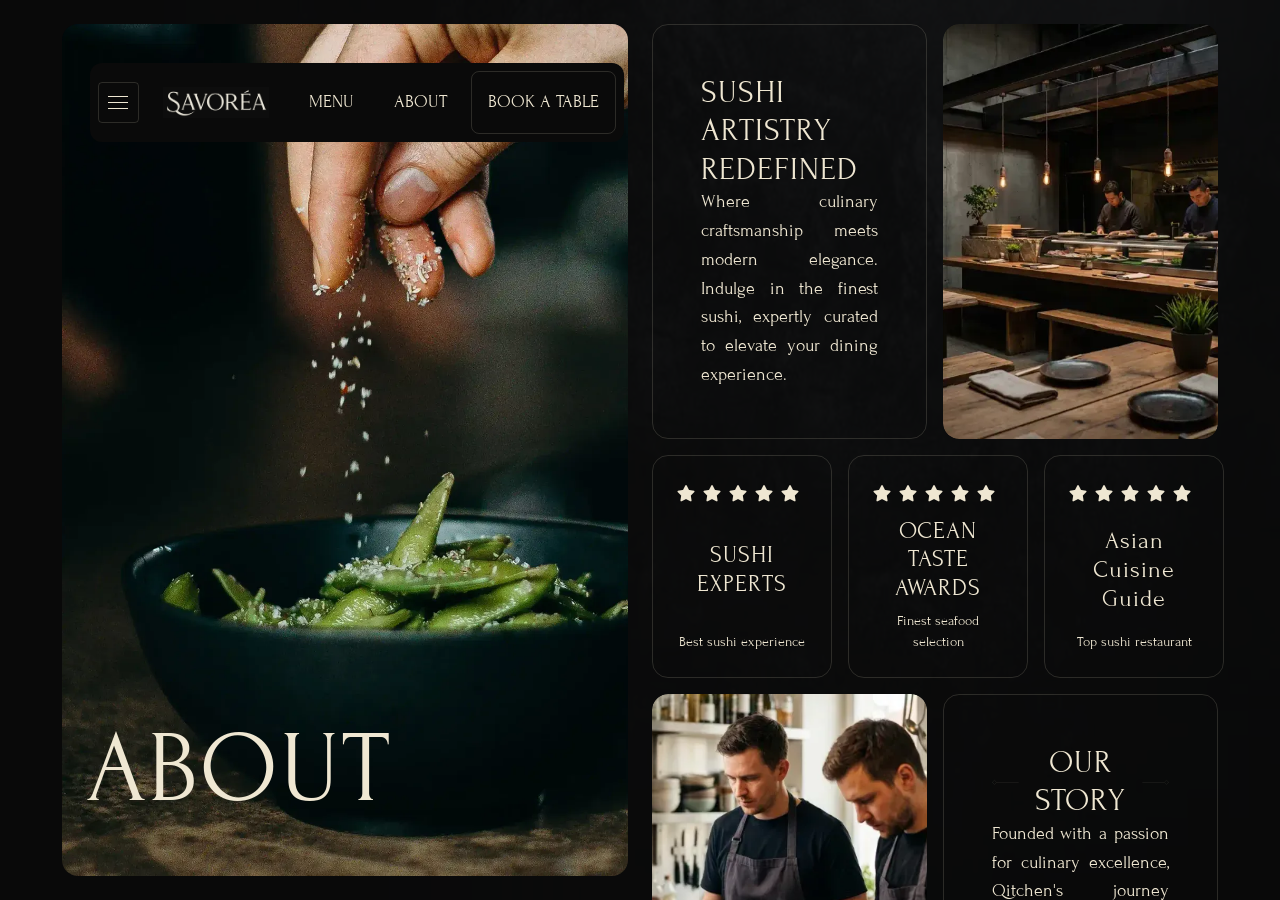
<file: about.html>
<!DOCTYPE html><!--  This site was created in Webflow. https://webflow.com  --><!--  Last Published: Wed Oct 28 2026 10:28:59 GMT+0000 (Coordinated Universal Time)  -->
<html data-wf-page="69ce100cffca86f6742e6058" data-wf-site="69ccc1d7fa1cd4cc3e607709" lang="en">
<head>
  <meta charset="utf-8">
  <meta name="google" content="notranslate">
  <title>About</title>
  <meta content="About" property="og:title">
  <meta content="About" name="twitter:title">
  <meta content="width=device-width, initial-scale=1" name="viewport">
  <link rel="preload" href="fonts/Forum-Regular.woff2" as="font" type="font/woff2" crossorigin>
  <link href="css/normalize.css" rel="stylesheet" type="text/css">
  <link href="css/webflow.css" rel="stylesheet" type="text/css">
  <link href="css/sushi-7096b4.webflow.css?v=7" rel="stylesheet" type="text/css">
  <link href="css/split-page.css?v=3" rel="stylesheet">
  <script type="text/javascript">!function(o,c){var n=c.documentElement,t=" w-mod-";n.className+=t+"js",("ontouchstart"in o||o.DocumentTouch&&c instanceof DocumentTouch)&&(n.className+=t+"touch")}(window,document);</script>
  <link href="images/favicon.webp" rel="icon" type="image/webp">
  <link href="images/webclip.webp" rel="apple-touch-icon">
  <style>
	.w-webflow-badge {
	display: None !important;
	visibility: hidden !important;
	}
  .button-hover,
.menu_text-link,
.menu_img-link {
  position: relative;
  overflow: visible;
  transition:
    box-shadow 0.3s ease,
    border-color 0.3s ease;
}
.button-hover:hover,
.menu_text-link:hover,
.menu_img-link:hover {
  border-color: rgba(255, 255, 255, 0);
  box-shadow:
    inset 0 0 12px rgba(255, 255, 255, 0.14),
    inset 0 0 28px rgba(255, 255, 255, 0.08);
}
.social-media-link {
  position: relative;
}
.social-media-link-hover {
  visibility: hidden;
  transform: scale(0.96);
  pointer-events: none;
  transition:
    opacity 0.3s ease,
    visibility 0.3s ease,
    transform 0.3s ease;
}
.social-media-link:hover .social-media-link-hover {
  opacity: 1;
  visibility: visible;
  transform: scale(1);
}
.about_content-wraper-img--story {
  max-height: 400px;
}
.text {
  font-size: 18px;
}
</style>
</head>
<body class="body split-page">
  <main>
    <section class="hero_section"><img src="images/background.webp" loading="lazy" width="70" sizes="70px" alt="" srcset="images/background-p-500.webp 500w, images/background-p-800.webp 800w, images/background-p-1080.webp 1080w, images/background-p-1600.webp 1600w, images/background.webp 3486w" class="background_img">
      <div class="padding-global">
        <div class="w-layout-blockcontainer container-full w-container">
          <div class="hero_grid-wraper-2 split-page__layout">
            <div id="w-node-_5e04065b-30f8-f079-d3d2-919a83b220b2-742e6058" class="hero_img-wraper-2 split-page__visual"><img src="images/about_big_1.webp" loading="lazy" width="1140.5" sizes="(max-width: 767px) 100vw, (max-width: 991px) 95vw, 940px" alt="" srcset="images/about_big_1-p-500.webp 500w, images/about_big_1-p-800.webp 800w, images/about_big_1-p-1080.webp 1080w, images/about_big_1.webp 2281w" class="hero_img-big">
              <h1 class="heading_large hero-heading-position">ABOUT</h1>
            </div>
            <div class="content_wraper split-page__scroll" role="region" aria-label="About the restaurant" tabindex="0">
              <div class="about_content-wraper margin-s">
                <div class="content-wraper-text border">
                  <h3 class="h3 capitalize-text">Sushi Artistry Redefined</h3>
                  <div class="text">Where culinary craftsmanship meets modern elegance. Indulge in the finest sushi, expertly curated to elevate your dining experience.</div>
                </div>
                <div class="about_content-wraper-img"><img src="images/Sushi_restaurant_interior.webp" loading="lazy" width="600" sizes="(max-width: 767px) 100vw, 600px" alt="" srcset="images/Sushi_restaurant_interior-p-500.webp 500w, images/Sushi_restaurant_interior-p-800.webp 800w, images/Sushi_restaurant_interior.webp 1200w" class="about_content-img"></div>
              </div>
              <div class="about_feedback-card-wraper margin-s">
                <div class="about_feedback-card border">
                  <div class="awesom-wraper"></div>
                  <h4 class="h4 text-center"><strong class="h4">SUSHI EXPERTS</strong></h4>
                  <div class="text_meta text-center">Best sushi experience</div>
                </div>
                <div class="about_feedback-card border">
                  <div class="awesom-wraper"></div>
                  <h4 class="h4 text-center"><strong class="h4">OCEAN TASTE AWARDS</strong></h4>
                  <div class="text_meta text-center">Finest seafood selection</div>
                </div>
                <div class="about_feedback-card border">
                  <div class="awesom-wraper"></div>
                  <h4 class="h4 text-center"><strong class="h4">Asian Cuisine Guide</strong></h4>
                  <div class="text_meta text-center">Top sushi restaurant</div>
                </div>
              </div>
              <div class="about_content-wraper margin-s">
                <div class="about_content-wraper-img about_content-wraper-img--story"><img src="images/About-2.webp" loading="lazy" width="448" sizes="(max-width: 479px) 100vw, 448px" alt="" srcset="images/About-2-p-500.webp 500w, images/About-2-p-800.webp 800w, images/About-2.webp 896w" class="about_content-img"></div>
                <div class="content-wraper-text border">
                  <div class="header-wraper">
                    <div class="reservation__header-decor-wraper"><img src="images/reservation_decor.svg" loading="lazy" alt="" class="reservation__decor-left"></div>
                    <h2 class="h3 capitalize-text text-center">OUR STORY</h2>
                    <div class="reservation__header-decor-wraper"><img src="images/reservation_decor.svg" loading="lazy" alt="" class="reservation__decor-right"></div>
                  </div>
                  <div class="text">Founded with a passion for culinary excellence, Qitchen&#x27;s journey began in the heart of Prague. Over years, it evolved into a haven for sushi enthusiasts, celebrated for its artful mastery and devotion to redefining gastronomy.</div>
                </div>
              </div>
              <footer class="footer">
                <div class="footer_content-wraper border">
                  <div class="footer_text">Fresh sushi </div>
                  <div class="footer_rhombus"></div>
                  <div class="footer_text">Fast delivery</div>
                  <div class="footer_rhombus"></div>
                  <div class="footer_text">Made with love</div>
                </div>
              </footer>
            </div>
          </div>
        </div>
      </div>
    </section>
    <div data-wf--menu--variant="base" class="menu_wraper">
      <div class="w-layout-blockcontainer menu_container w-container">
        <div class="menu_content-wraper">
          <a href="#" class="menu_button border w-inline-block">
            <div class="menu_line"></div>
            <div class="menu_line"></div>
            <div class="menu_line"></div>
          </a>
          <a href="index.html" class="menu_img-link w-inline-block"><img width="474.5" loading="lazy" alt="" src="images/logo_1.png" sizes="(max-width: 479px) 100vw, 475px" srcset="images/logo_1-p-500.png 500w, images/logo_1.png 949w" class="menu_logo"></a>
          <a href="menu.html" class="menu_text-link capitalize-text">menu</a>
          <a href="about.html" aria-current="page" class="menu_text-link capitalize-text w--current">about</a>
          <a href="reservation.html" class="menu_text-link capitalize-text border">book a table</a>
        </div>
      </div>
      <div class="menu_drop_down_wraper">
        <div class="menu_hidden-wraper">
          <div class="menu_hidden-link-wraper">
            <a href="menu.html" class="menu_hidden-link capitalize-text"><span class="menu_hidden-link-label">Menu</span></a>
            <a href="reservation.html" class="menu_hidden-link capitalize-text"><span class="menu_hidden-link-label">Reservation</span></a>
            <a href="about.html" aria-current="page" class="menu_hidden-link capitalize-text w--current"><span class="menu_hidden-link-label">About</span></a>
            <a href="contact.html" class="menu_hidden-link capitalize-text"><span class="menu_hidden-link-label">Contact</span></a>
            <a href="blog.html" class="menu_hidden-link capitalize-text"><span class="menu_hidden-link-label">Blog</span></a>
          </div>
        </div>
        <div class="menu_embed-properties w-embed">
          <style>
.menu_hidden-wraper {
  display: none;
  height: 0;
  opacity: 0;
  overflow: hidden;
  pointer-events: none;
}
.menu_button,
.menu_link {
  transition:
    color 0.3s ease,
    text-shadow 0.3s ease,
    box-shadow 0.3s ease,
    border-color 0.3s ease;
}
/* Кнопка */
.menu_button:hover {
  box-shadow:
    inset 0 0 12px rgba(255, 255, 255, 0.14),
    inset 0 0 28px rgba(255, 255, 255, 0.08);
  border-color: rgba(255, 255, 255, 0.35);
}
/* Верхние ссылки */
.menu_link {
  display: inline-block;
}
.menu_link:hover {
  box-shadow:
    inset 0 0 12px rgba(255, 255, 255, 0.14),
    inset 0 0 28px rgba(255, 255, 255, 0.08);
  border-color: rgba(255, 255, 255, 0.35);
}
</style>
        </div>
      </div>
    </div>
  </main>
  <script src="js/vendor/jquery-3.5.1.min.js" type="text/javascript" integrity="sha256-9/aliU8dGd2tb6OSsuzixeV4y/faTqgFtohetphbbj0=" crossorigin="anonymous"></script>
  <script src="js/webflow.js" type="text/javascript"></script>
  <script src="js/vendor/gsap.min.js" type="text/javascript"></script>
  <script src="js/vendor/Flip.min.js" type="text/javascript"></script>
  <script type="text/javascript">gsap.registerPlugin(Flip);</script>
  <script src="js/sushi.js" defer=""></script>
  <script src="js/split-page.js" defer=""></script>
</body>
</html>
</file>
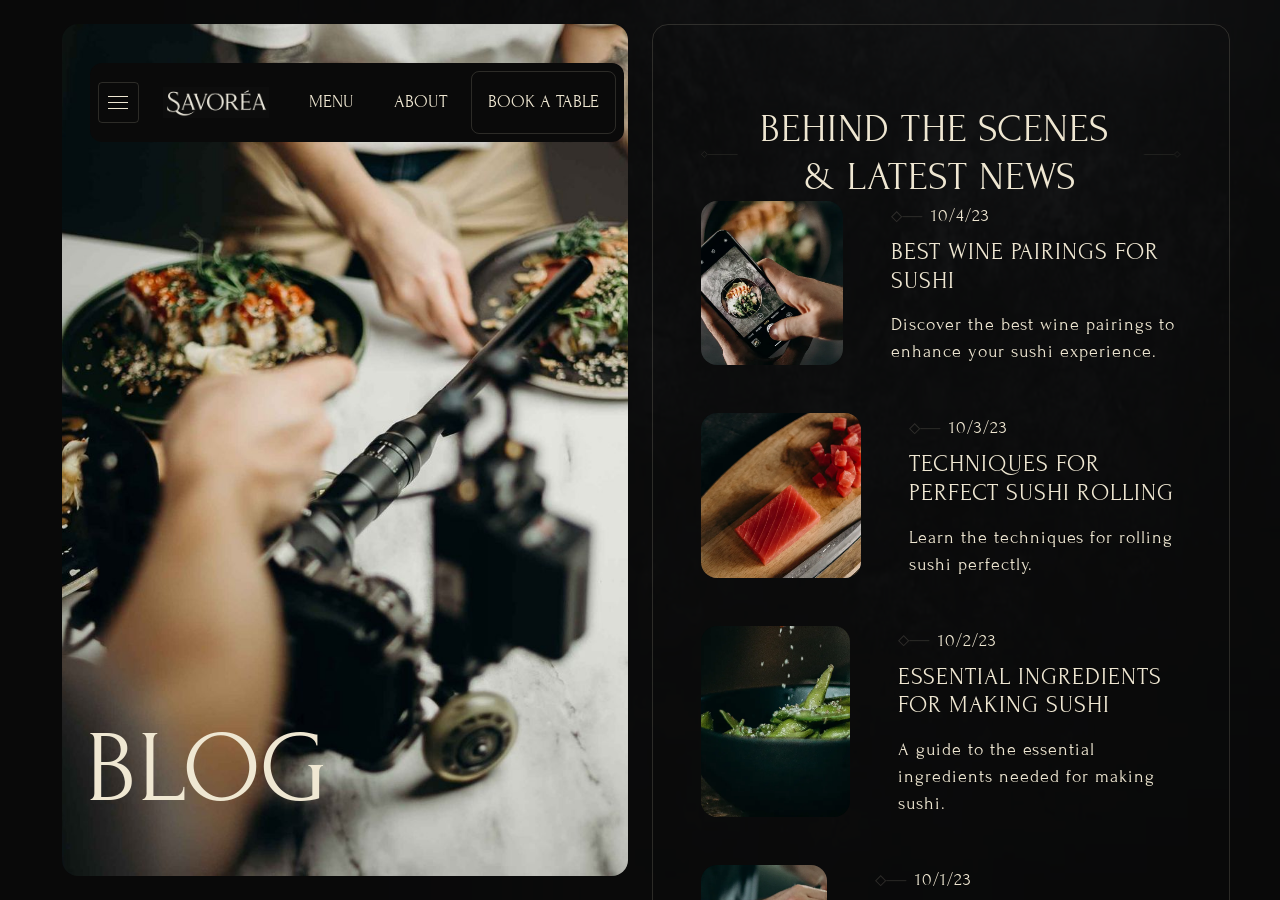
<file: blog.html>
<!DOCTYPE html><!--  This site was created in Webflow. https://webflow.com  --><!--  Last Published: Wed Oct 28 2026 10:28:59 GMT+0000 (Coordinated Universal Time)  -->
<html data-wf-page="69ce15821884e0818978dc90" data-wf-site="69ccc1d7fa1cd4cc3e607709" lang="en">
<head>
  <meta charset="utf-8">
  <meta name="google" content="notranslate">
  <title>Blog</title>
  <meta content="Blog" property="og:title">
  <meta content="Blog" name="twitter:title">
  <meta content="width=device-width, initial-scale=1" name="viewport">
  <link rel="preload" href="fonts/Forum-Regular.woff2" as="font" type="font/woff2" crossorigin>
  <link href="css/normalize.css" rel="stylesheet" type="text/css">
  <link href="css/webflow.css" rel="stylesheet" type="text/css">
  <link href="css/sushi-7096b4.webflow.css?v=7" rel="stylesheet" type="text/css">
  <link href="css/split-page.css?v=3" rel="stylesheet">
  <script type="text/javascript">!function(o,c){var n=c.documentElement,t=" w-mod-";n.className+=t+"js",("ontouchstart"in o||o.DocumentTouch&&c instanceof DocumentTouch)&&(n.className+=t+"touch")}(window,document);</script>
  <link href="images/favicon.webp" rel="icon" type="image/webp">
  <link href="images/webclip.webp" rel="apple-touch-icon">
  <style>
	.w-webflow-badge {
	display: None !important;
	visibility: hidden !important;
	}
  .button-hover,
.menu_text-link,
.menu_img-link {
  position: relative;
  overflow: visible;
  transition:
    box-shadow 0.3s ease,
    border-color 0.3s ease;
}
.button-hover:hover,
.menu_text-link:hover,
.menu_img-link:hover {
  border-color: rgba(255, 255, 255, 0);
  box-shadow:
    inset 0 0 12px rgba(255, 255, 255, 0.14),
    inset 0 0 28px rgba(255, 255, 255, 0.08);
}
.social-media-link {
  position: relative;
}
.social-media-link-hover {
  visibility: hidden;
  transform: scale(0.96);
  pointer-events: none;
  transition:
    opacity 0.3s ease,
    visibility 0.3s ease,
    transform 0.3s ease;
}
.social-media-link:hover .social-media-link-hover {
  opacity: 1;
  visibility: visible;
  transform: scale(1);
}
</style>
</head>
<body class="body split-page">
  <main>
    <section class="hero_section"><img src="images/background.webp" loading="lazy" width="70" sizes="70px" alt="" srcset="images/background-p-500.webp 500w, images/background-p-800.webp 800w, images/background-p-1080.webp 1080w, images/background-p-1600.webp 1600w, images/background.webp 3486w" class="background_img">
      <div class="padding-global">
        <div class="w-layout-blockcontainer container-full w-container">
          <div class="hero_grid-wraper-2 split-page__layout">
            <div id="w-node-_5e04065b-30f8-f079-d3d2-919a83b220b2-8978dc90" class="hero_img-wraper-2 split-page__visual"><img src="images/blog_1.jpg" loading="lazy" width="924" sizes="(max-width: 767px) 100vw, (max-width: 991px) 95vw, 924px" alt="" srcset="images/blog_1-p-500.jpg 500w, images/blog_1-p-800.jpg 800w, images/blog_1-p-1080.jpg 1080w, images/blog_1.jpg 1848w" class="hero_img-big">
              <h1 class="heading_large hero-heading-position">BLOG</h1>
            </div>
            <div class="blog_cotent-wraper split-page__scroll" role="region" aria-label="Blog posts" tabindex="0">
              <div class="blog_wrapper-inner border margin-s">
                <div class="header-wraper">
                  <div class="reservation__header-decor-wraper"><img src="images/reservation_decor.svg" loading="lazy" alt="" class="reservation__decor-left"></div>
                  <h2 class="h2 capitalize-text text-center">Behind the Scenes &amp; Latest News</h2>
                  <div class="reservation__header-decor-wraper"><img src="images/reservation_decor.svg" loading="lazy" alt="" class="reservation__decor-right"></div>
                </div>
                <div class="blog_collection-list-wraper w-dyn-list"><div role="list" class="blog_collection-list w-dyn-items"><div role="listitem" class="blog_content-grid w-dyn-item"><div class="blog_item-wraper margin-m"><img src="images/cms/69d3827c84c04f6a3fb549bc_blog_2_2_11zon.webp" loading="lazy" alt="" sizes="(max-width: 767px) 100vw, (max-width: 991px) 95vw, 939px" srcset="images/cms/69d3827c84c04f6a3fb549bc_blog_2_2_11zon-p-500.webp 500w, images/cms/69d3827c84c04f6a3fb549bc_blog_2_2_11zon-p-800.webp 800w, images/cms/69d3827c84c04f6a3fb549bc_blog_2_2_11zon.webp 840w" class="blog_content-img"/><div class="blog_text-wraper"><div class="blog_header-wraper"><div class="reservation__header-decor-wraper"><img src="images/cms/69d3788ee490d2235f320d44_Grid.svg" loading="lazy" alt="" class="reservation__decor-left"/></div><div class="text_medium">10/4/23</div></div><a href="blog/sushi-pairing-wine/" class="blog_link w-inline-block"><h4 class="h4 capitalize-text margin-s">Best Wine Pairings for Sushi</h4><div class="text_medium">Discover the best wine pairings to enhance your sushi experience.</div></a></div><div class="shadow-wraper"></div></div></div><div role="listitem" class="blog_content-grid w-dyn-item"><div class="blog_item-wraper margin-m"><img src="images/cms/69d3828c24c25bb00c2c762c_blog_3_3_11zon.webp" loading="lazy" alt="" sizes="(max-width: 767px) 100vw, (max-width: 991px) 95vw, 939px" srcset="images/cms/69d3828c24c25bb00c2c762c_blog_3_3_11zon-p-500.webp 500w, images/cms/69d3828c24c25bb00c2c762c_blog_3_3_11zon-p-800.webp 800w, images/cms/69d3828c24c25bb00c2c762c_blog_3_3_11zon.webp 840w" class="blog_content-img"/><div class="blog_text-wraper"><div class="blog_header-wraper"><div class="reservation__header-decor-wraper"><img src="images/cms/69d3788ee490d2235f320d44_Grid.svg" loading="lazy" alt="" class="reservation__decor-left"/></div><div class="text_medium">10/3/23</div></div><a href="blog/sushi-making-techniques/" class="blog_link w-inline-block"><h4 class="h4 capitalize-text margin-s">Techniques for Perfect Sushi Rolling</h4><div class="text_medium">Learn the techniques for rolling sushi perfectly.</div></a></div><div class="shadow-wraper"></div></div></div><div role="listitem" class="blog_content-grid w-dyn-item"><div class="blog_item-wraper margin-m"><img src="images/cms/69d3829c375d25f1ea8c858c_blog_4_4_11zon.webp" loading="lazy" alt="" sizes="(max-width: 767px) 100vw, (max-width: 991px) 95vw, 939px" srcset="images/cms/69d3829c375d25f1ea8c858c_blog_4_4_11zon-p-500.webp 500w, images/cms/69d3829c375d25f1ea8c858c_blog_4_4_11zon-p-800.webp 800w, images/cms/69d3829c375d25f1ea8c858c_blog_4_4_11zon.webp 840w" class="blog_content-img"/><div class="blog_text-wraper"><div class="blog_header-wraper"><div class="reservation__header-decor-wraper"><img src="images/cms/69d3788ee490d2235f320d44_Grid.svg" loading="lazy" alt="" class="reservation__decor-left"/></div><div class="text_medium">10/2/23</div></div><a href="blog/sushi-ingredients-guide/" class="blog_link w-inline-block"><h4 class="h4 capitalize-text margin-s">Essential Ingredients for Making Sushi</h4><div class="text_medium">A guide to the essential ingredients needed for making sushi.</div></a></div><div class="shadow-wraper"></div></div></div><div role="listitem" class="blog_content-grid w-dyn-item"><div class="blog_item-wraper margin-m"><img src="images/cms/69d382a770dba2bd8c085fb4_blog_5_5_11zon.webp" loading="lazy" alt="" sizes="(max-width: 767px) 100vw, (max-width: 991px) 95vw, 939px" srcset="images/cms/69d382a770dba2bd8c085fb4_blog_5_5_11zon-p-500.webp 500w, images/cms/69d382a770dba2bd8c085fb4_blog_5_5_11zon-p-800.webp 800w, images/cms/69d382a770dba2bd8c085fb4_blog_5_5_11zon.webp 840w" class="blog_content-img"/><div class="blog_text-wraper"><div class="blog_header-wraper"><div class="reservation__header-decor-wraper"><img src="images/cms/69d3788ee490d2235f320d44_Grid.svg" loading="lazy" alt="" class="reservation__decor-left"/></div><div class="text_medium">10/1/23</div></div><a href="blog/sushi-101-introduction/" class="blog_link w-inline-block"><h4 class="h4 capitalize-text margin-s">Sushi 101: An Introduction to the Art of Sushi Making</h4><div class="text_medium">An introduction to sushi, its types, and the art of making it.</div></a></div><div class="shadow-wraper"></div></div></div></div></div>
              </div>
              <footer class="footer">
                <div class="footer_content-wraper border">
                  <div class="footer_text">Fresh sushi </div>
                  <div class="footer_rhombus"></div>
                  <div class="footer_text">Fast delivery</div>
                  <div class="footer_rhombus"></div>
                  <div class="footer_text">Made with love</div>
                </div>
              </footer>
            </div>
          </div>
        </div>
      </div>
    </section>
    <div data-wf--menu--variant="base" class="menu_wraper">
      <div class="w-layout-blockcontainer menu_container w-container">
        <div class="menu_content-wraper">
          <a href="#" class="menu_button border w-inline-block">
            <div class="menu_line"></div>
            <div class="menu_line"></div>
            <div class="menu_line"></div>
          </a>
          <a href="index.html" class="menu_img-link w-inline-block"><img width="474.5" loading="lazy" alt="" src="images/logo_1.png" sizes="(max-width: 479px) 100vw, 475px" srcset="images/logo_1-p-500.png 500w, images/logo_1.png 949w" class="menu_logo"></a>
          <a href="menu.html" class="menu_text-link capitalize-text">menu</a>
          <a href="about.html" class="menu_text-link capitalize-text">about</a>
          <a href="reservation.html" class="menu_text-link capitalize-text border">book a table</a>
        </div>
      </div>
      <div class="menu_drop_down_wraper">
        <div class="menu_hidden-wraper">
          <div class="menu_hidden-link-wraper">
            <a href="menu.html" class="menu_hidden-link capitalize-text"><span class="menu_hidden-link-label">Menu</span></a>
            <a href="reservation.html" class="menu_hidden-link capitalize-text"><span class="menu_hidden-link-label">Reservation</span></a>
            <a href="about.html" class="menu_hidden-link capitalize-text"><span class="menu_hidden-link-label">About</span></a>
            <a href="contact.html" class="menu_hidden-link capitalize-text"><span class="menu_hidden-link-label">Contact</span></a>
            <a href="blog.html" aria-current="page" class="menu_hidden-link capitalize-text w--current"><span class="menu_hidden-link-label">Blog</span></a>
          </div>
        </div>
        <div class="menu_embed-properties w-embed">
          <style>
.menu_hidden-wraper {
  display: none;
  height: 0;
  opacity: 0;
  overflow: hidden;
  pointer-events: none;
}
.menu_button,
.menu_link {
  transition:
    color 0.3s ease,
    text-shadow 0.3s ease,
    box-shadow 0.3s ease,
    border-color 0.3s ease;
}
/* Кнопка */
.menu_button:hover {
  box-shadow:
    inset 0 0 12px rgba(255, 255, 255, 0.14),
    inset 0 0 28px rgba(255, 255, 255, 0.08);
  border-color: rgba(255, 255, 255, 0.35);
}
/* Верхние ссылки */
.menu_link {
  display: inline-block;
}
.menu_link:hover {
  box-shadow:
    inset 0 0 12px rgba(255, 255, 255, 0.14),
    inset 0 0 28px rgba(255, 255, 255, 0.08);
  border-color: rgba(255, 255, 255, 0.35);
}
</style>
        </div>
      </div>
    </div>
  </main>
  <script src="js/vendor/jquery-3.5.1.min.js" type="text/javascript" integrity="sha256-9/aliU8dGd2tb6OSsuzixeV4y/faTqgFtohetphbbj0=" crossorigin="anonymous"></script>
  <script src="js/webflow.js" type="text/javascript"></script>
  <script src="js/vendor/gsap.min.js" type="text/javascript"></script>
  <script src="js/vendor/Flip.min.js" type="text/javascript"></script>
  <script type="text/javascript">gsap.registerPlugin(Flip);</script>
  <script src="js/sushi.js" defer=""></script>
  <script src="js/split-page.js" defer=""></script>
  <style>
.shadow-wraper {
  overflow: visible;
  transition:
    box-shadow 0.3s ease,
    border-color 0.3s ease,
    opacity 0.3s ease;
}
@media (width <= 991px) {
  .shadow-wraper {
    display: none;
  }
  .blog_text-wraper {
    min-width: 0;
    overflow-wrap: anywhere;
  }
}
@media (479px < width <= 767px) {
  .blog_item-wraper {
    gap: var(--s-size);
  }
  .blog_content-img {
    align-self: flex-start;
    width: min(40%, 17rem);
    height: auto;
  }
}
@media screen and (min-width: 992px) {
  .shadow-wraper.is-hovered {
    box-shadow:
      inset 0 0 12px rgba(255, 255, 255, 0.14),
      inset 0 0 28px rgba(255, 255, 255, 0.08);
    border-color: rgba(255, 255, 255, 0);
  }
}
</style>
  <script>
document.addEventListener("DOMContentLoaded", () => {
  // Только desktop
  if (window.innerWidth < 992) return;
  const items = document.querySelectorAll(".blog_item-wraper");
  items.forEach((item) => {
    const trigger = item.querySelector(".blog_text-wraper");
    const shadow = item.querySelector(".shadow-wraper");
    if (!trigger || !shadow) return;
    trigger.addEventListener("mouseenter", () => {
      shadow.classList.add("is-hovered");
    });
    trigger.addEventListener("mouseleave", () => {
      shadow.classList.remove("is-hovered");
    });
  });
});
</script>
</body>
</html>
</file>
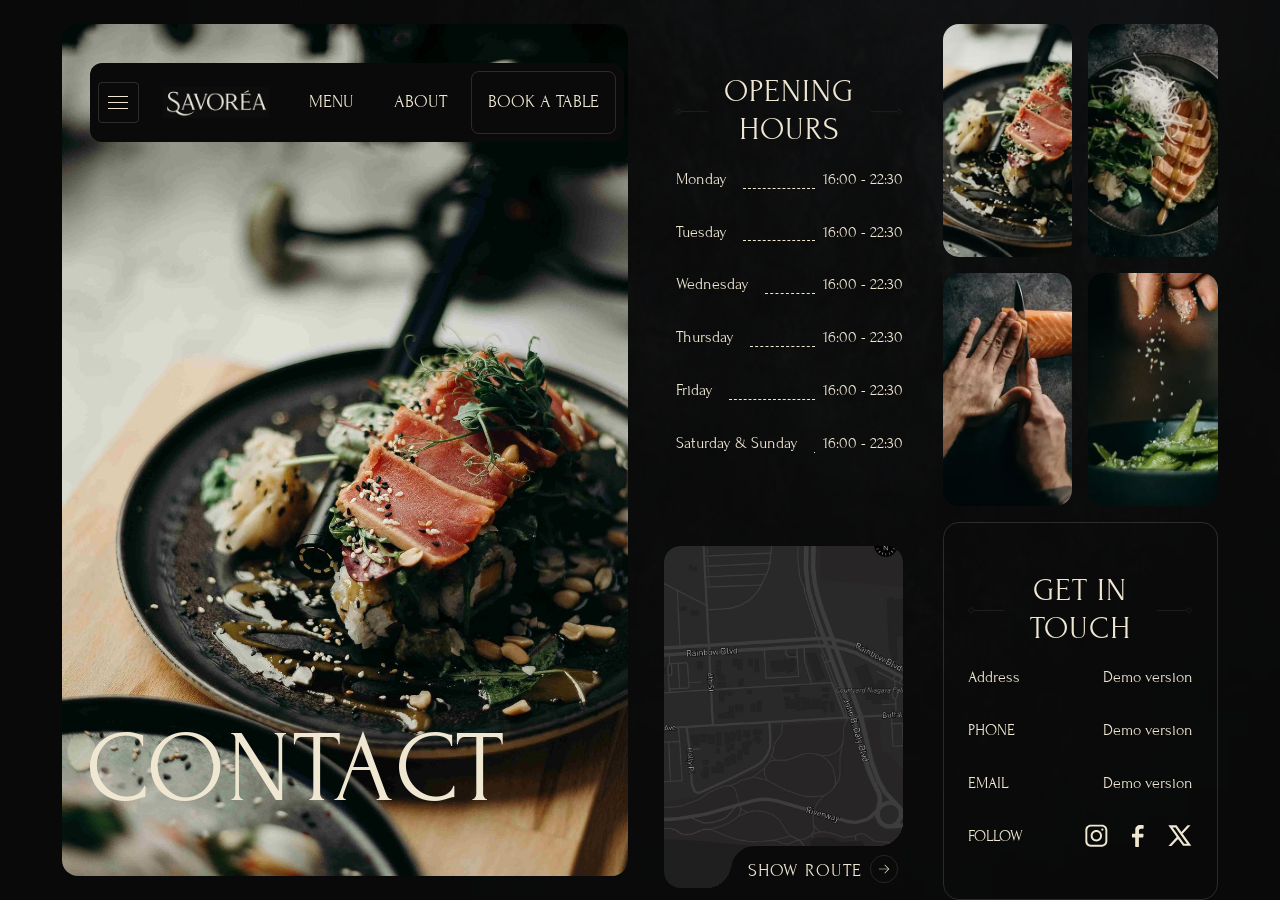
<file: contact.html>
<!DOCTYPE html><!--  This site was created in Webflow. https://webflow.com  --><!--  Last Published: Wed Oct 28 2026 10:28:59 GMT+0000 (Coordinated Universal Time)  -->
<html data-wf-page="69ce138c6627d8e2cb4d7b24" data-wf-site="69ccc1d7fa1cd4cc3e607709" lang="en">
<head>
  <meta charset="utf-8">
  <meta name="google" content="notranslate">
  <title>Contact</title>
  <meta content="Contact" property="og:title">
  <meta content="Contact" name="twitter:title">
  <meta content="width=device-width, initial-scale=1" name="viewport">
  <link rel="preload" href="fonts/Forum-Regular.woff2" as="font" type="font/woff2" crossorigin>
  <link href="css/normalize.css" rel="stylesheet" type="text/css">
  <link href="css/webflow.css" rel="stylesheet" type="text/css">
  <link href="css/sushi-7096b4.webflow.css?v=7" rel="stylesheet" type="text/css">
  <link href="css/split-page.css?v=3" rel="stylesheet">
  <script type="text/javascript">!function(o,c){var n=c.documentElement,t=" w-mod-";n.className+=t+"js",("ontouchstart"in o||o.DocumentTouch&&c instanceof DocumentTouch)&&(n.className+=t+"touch")}(window,document);</script>
  <link href="images/favicon.webp" rel="icon" type="image/webp">
  <link href="images/webclip.webp" rel="apple-touch-icon">
  <style>
	.w-webflow-badge {
	display: None !important;
	visibility: hidden !important;
	}
  .button-hover,
.menu_text-link,
.menu_img-link {
  position: relative;
  overflow: visible;
  transition:
    box-shadow 0.3s ease,
    border-color 0.3s ease;
}
.button-hover:hover,
.menu_text-link:hover,
.menu_img-link:hover {
  border-color: rgba(255, 255, 255, 0);
  box-shadow:
    inset 0 0 12px rgba(255, 255, 255, 0.14),
    inset 0 0 28px rgba(255, 255, 255, 0.08);
}
.social-media-link {
  position: relative;
}
.social-media-link-hover {
  visibility: hidden;
  transform: scale(0.96);
  pointer-events: none;
  transition:
    opacity 0.3s ease,
    visibility 0.3s ease,
    transform 0.3s ease;
}
.social-media-link:hover .social-media-link-hover {
  opacity: 1;
  visibility: visible;
  transform: scale(1);
}
.contact_content-map {
  max-height: 400px;
}
</style>
</head>
<body class="body split-page">
  <main>
    <section class="hero_section"><img src="images/background.webp" loading="lazy" width="70" sizes="70px" alt="" srcset="images/background-p-500.webp 500w, images/background-p-800.webp 800w, images/background-p-1080.webp 1080w, images/background-p-1600.webp 1600w, images/background.webp 3486w" class="background_img">
      <div class="padding-global">
        <div class="w-layout-blockcontainer container-full w-container">
          <div class="hero_grid-wraper-2 split-page__layout">
            <div id="w-node-_5e04065b-30f8-f079-d3d2-919a83b220b2-cb4d7b24" class="hero_img-wraper-2 split-page__visual"><img src="images/contact_big.jpg" loading="lazy" width="1405" sizes="(max-width: 767px) 100vw, (max-width: 991px) 95vw, 940px" alt="" srcset="images/contact_big-p-500.jpg 500w, images/contact_big-p-800.jpg 800w, images/contact_big-p-1080.jpg 1080w, images/contact_big.jpg 2810w" class="hero_img-big">
              <h1 class="heading_large hero-heading-position">CONTACT</h1>
            </div>
            <div class="content_wraper split-page__scroll" role="region" aria-label="Contact information" tabindex="0">
              <div class="contact_content-grid margin-s">
                <div class="content-wraper-text">
                  <div class="header-wraper margin-s">
                    <div class="reservation__header-decor-wraper"><img src="images/reservation_decor.svg" loading="lazy" alt="" class="reservation__decor-left"></div>
                    <h2 class="h3 capitalize-text text-center">Opening Hours</h2>
                    <div class="reservation__header-decor-wraper"><img src="images/reservation_decor.svg" loading="lazy" alt="" class="reservation__decor-right"></div>
                  </div>
                  <div class="about_hours-row-wraper">
                    <div class="about_hours-row">
                      <div class="about_hours-day">Monday</div>
                      <div class="about_hours-line"></div>
                      <div class="about_hours">16:00 - 22:30</div>
                    </div>
                    <div class="about_hours-row">
                      <div class="about_hours-day">Tuesday</div>
                      <div class="about_hours-line"></div>
                      <div class="about_hours">16:00 - 22:30</div>
                    </div>
                    <div class="about_hours-row">
                      <div class="about_hours-day">Wednesday</div>
                      <div class="about_hours-line"></div>
                      <div class="about_hours">16:00 - 22:30</div>
                    </div>
                    <div class="about_hours-row">
                      <div class="about_hours-day">Thursday</div>
                      <div class="about_hours-line"></div>
                      <div class="about_hours">16:00 - 22:30</div>
                    </div>
                    <div class="about_hours-row">
                      <div class="about_hours-day">Friday</div>
                      <div class="about_hours-line"></div>
                      <div class="about_hours">16:00 - 22:30</div>
                    </div>
                    <div class="about_hours-row">
                      <div class="about_hours-day">Saturday &amp; Sunday</div>
                      <div class="about_hours-line"></div>
                      <div class="about_hours">16:00 - 22:30</div>
                    </div>
                  </div>
                </div>
                <div class="contact_content-img-grid"><img src="images/contact_1.webp" loading="lazy" width="330" sizes="(max-width: 479px) 100vw, 330px" alt="" srcset="images/contact_1-p-500.webp 500w, images/contact_1.webp 660w" class="contact_img"><img src="images/contact_4.webp" loading="lazy" width="330" sizes="(max-width: 479px) 100vw, 330px" alt="" srcset="images/contact_4-p-500.webp 500w, images/contact_4.webp 660w" class="contact_img"><img src="images/contact_2.webp" loading="lazy" width="330" sizes="(max-width: 479px) 100vw, 330px" alt="" srcset="images/contact_2-p-500.webp 500w, images/contact_2.webp 660w" class="contact_img"><img src="images/contact_3.webp" loading="lazy" width="330" sizes="(max-width: 479px) 100vw, 330px" alt="" srcset="images/contact_3-p-500.webp 500w, images/contact_3.webp 660w" class="contact_img"></div>
                <div class="contact_content-map">
                  <div class="card-button-wraper-outer">
                    <div class="button-half-radiu-wraper">
                      <div class="button-half-radius"></div>
                    </div>
                    <div class="hero_card-button-wraper">
                      <div class="button-half-radiu-wraper">
                        <div class="button-half-radius"></div>
                      </div>
                      <a href="https://maps.app.goo.gl/W7Fp1S1b3BkA8AyE9" class="hero_card_button w-inline-block">
                        <div class="button-hover">
                          <div class="text_medium text-position">SHOW ROUTE</div><img src="images/arrow_button.svg" loading="lazy" alt="" class="circle-arrow">
                        </div>
                      </a>
                    </div>
                  </div>
                  <div class="contact_map"><img src="images/map_1.webp" loading="lazy" sizes="(max-width: 767px) 100vw, (max-width: 991px) 95vw, 739px" srcset="images/map_1-p-500.webp 500w, images/map_1.webp 739w" alt="" class="contact_img"></div>
                </div>
                <div class="content-wraper-text border">
                  <div class="header-wraper margin-s">
                    <div class="reservation__header-decor-wraper"><img src="images/reservation_decor.svg" loading="lazy" alt="" class="reservation__decor-left"></div>
                    <h2 class="h3 capitalize-text text-center">Get in touch</h2>
                    <div class="reservation__header-decor-wraper"><img src="images/reservation_decor.svg" loading="lazy" alt="" class="reservation__decor-right"></div>
                  </div>
                  <div class="about_hours-row-wraper">
                    <div class="about_hours-row">
                      <div class="about_hours-day">Address</div>
                      <div class="about_hours">Demo version</div>
                    </div>
                    <div class="about_hours-row">
                      <div class="about_hours-day capitalize-text">Phone</div>
                      <div class="about_hours">Demo version</div>
                    </div>
                    <div class="about_hours-row">
                      <div class="about_hours-day capitalize-text">Email</div>
                      <div class="about_hours">Demo version</div>
                    </div>
                    <div class="about_hours-row">
                      <div class="about_hours-day capitalize-text">Follow</div>
                      <div class="contact-awesom">
                        <a href="#" class="social-media-link w-inline-block"><img src="images/instagram_thin.svg" loading="lazy" alt="" class="hero_social-media-img">
                          <div class="social-media-link-hover"></div>
                        </a>
                        <a href="#" class="social-media-link w-inline-block"><img src="images/facebook_thin.svg" loading="lazy" alt="" class="hero_social-media-img">
                          <div class="social-media-link-hover"></div>
                        </a>
                        <a href="#" class="social-media-link w-inline-block"><img src="images/x-twitter_thin.svg" loading="lazy" alt="" class="hero_social-media-img">
                          <div class="social-media-link-hover"></div>
                        </a>
                      </div>
                    </div>
                  </div>
                </div>
              </div>
              <footer class="footer">
                <div class="footer_content-wraper border">
                  <div class="footer_text">Fresh sushi </div>
                  <div class="footer_rhombus"></div>
                  <div class="footer_text">Fast delivery</div>
                  <div class="footer_rhombus"></div>
                  <div class="footer_text">Made with love</div>
                </div>
              </footer>
            </div>
          </div>
        </div>
      </div>
    </section>
  </main>
  <div data-wf--menu--variant="base" class="menu_wraper">
    <div class="w-layout-blockcontainer menu_container w-container">
      <div class="menu_content-wraper">
        <a href="#" class="menu_button border w-inline-block">
          <div class="menu_line"></div>
          <div class="menu_line"></div>
          <div class="menu_line"></div>
        </a>
        <a href="index.html" class="menu_img-link w-inline-block"><img width="474.5" loading="lazy" alt="" src="images/logo_1.png" sizes="(max-width: 479px) 100vw, 475px" srcset="images/logo_1-p-500.png 500w, images/logo_1.png 949w" class="menu_logo"></a>
        <a href="menu.html" class="menu_text-link capitalize-text">menu</a>
        <a href="about.html" class="menu_text-link capitalize-text">about</a>
        <a href="reservation.html" class="menu_text-link capitalize-text border">book a table</a>
      </div>
    </div>
    <div class="menu_drop_down_wraper">
      <div class="menu_hidden-wraper">
        <div class="menu_hidden-link-wraper">
          <a href="menu.html" class="menu_hidden-link capitalize-text"><span class="menu_hidden-link-label">Menu</span></a>
          <a href="reservation.html" class="menu_hidden-link capitalize-text"><span class="menu_hidden-link-label">Reservation</span></a>
          <a href="about.html" class="menu_hidden-link capitalize-text"><span class="menu_hidden-link-label">About</span></a>
          <a href="contact.html" aria-current="page" class="menu_hidden-link capitalize-text w--current"><span class="menu_hidden-link-label">Contact</span></a>
          <a href="blog.html" class="menu_hidden-link capitalize-text"><span class="menu_hidden-link-label">Blog</span></a>
        </div>
      </div>
      <div class="menu_embed-properties w-embed">
        <style>
.menu_hidden-wraper {
  display: none;
  height: 0;
  opacity: 0;
  overflow: hidden;
  pointer-events: none;
}
.menu_button,
.menu_link {
  transition:
    color 0.3s ease,
    text-shadow 0.3s ease,
    box-shadow 0.3s ease,
    border-color 0.3s ease;
}
/* Кнопка */
.menu_button:hover {
  box-shadow:
    inset 0 0 12px rgba(255, 255, 255, 0.14),
    inset 0 0 28px rgba(255, 255, 255, 0.08);
  border-color: rgba(255, 255, 255, 0.35);
}
/* Верхние ссылки */
.menu_link {
  display: inline-block;
}
.menu_link:hover {
  box-shadow:
    inset 0 0 12px rgba(255, 255, 255, 0.14),
    inset 0 0 28px rgba(255, 255, 255, 0.08);
  border-color: rgba(255, 255, 255, 0.35);
}
</style>
      </div>
    </div>
  </div>
  <script src="js/vendor/jquery-3.5.1.min.js" type="text/javascript" integrity="sha256-9/aliU8dGd2tb6OSsuzixeV4y/faTqgFtohetphbbj0=" crossorigin="anonymous"></script>
  <script src="js/webflow.js" type="text/javascript"></script>
  <script src="js/vendor/gsap.min.js" type="text/javascript"></script>
  <script src="js/vendor/Flip.min.js" type="text/javascript"></script>
  <script type="text/javascript">gsap.registerPlugin(Flip);</script>
  <script src="js/sushi.js" defer=""></script>
  <script src="js/split-page.js" defer=""></script>
</body>
</html>
</file>
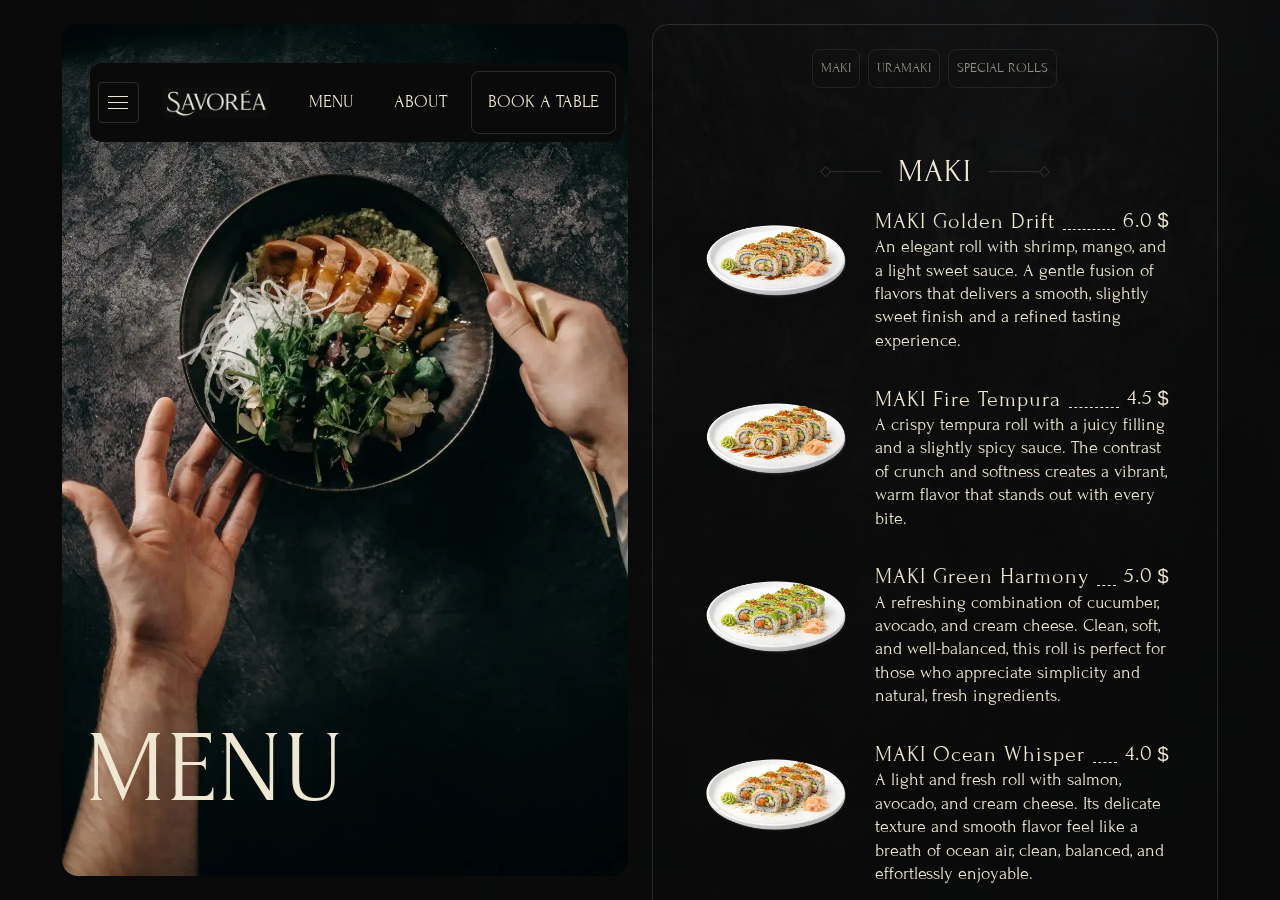
<file: menu.html>
<!DOCTYPE html><!--  This site was created in Webflow. https://webflow.com  --><!--  Last Published: Wed Oct 28 2026 10:28:59 GMT+0000 (Coordinated Universal Time)  -->
<html data-wf-page="69cd4ba2f7f6f31ce68f1087" data-wf-site="69ccc1d7fa1cd4cc3e607709" lang="en">
<head>
  <meta charset="utf-8">
  <meta name="google" content="notranslate">
  <title>menu</title>
  <meta content="menu" property="og:title">
  <meta content="menu" name="twitter:title">
  <meta content="width=device-width, initial-scale=1" name="viewport">
  <link rel="preload" href="fonts/Forum-Regular.woff2" as="font" type="font/woff2" crossorigin>
  <link href="css/normalize.css" rel="stylesheet" type="text/css">
  <link href="css/webflow.css" rel="stylesheet" type="text/css">
  <link href="css/sushi-7096b4.webflow.css?v=7" rel="stylesheet" type="text/css">
  <link href="css/split-page.css?v=3" rel="stylesheet">
  <script type="text/javascript">!function(o,c){var n=c.documentElement,t=" w-mod-";n.className+=t+"js",("ontouchstart"in o||o.DocumentTouch&&c instanceof DocumentTouch)&&(n.className+=t+"touch")}(window,document);</script>
  <link href="images/favicon.webp" rel="icon" type="image/webp">
  <link href="images/webclip.webp" rel="apple-touch-icon">
  <style>
	.w-webflow-badge {
	display: None !important;
	visibility: hidden !important;
	}
  .button-hover,
.menu_text-link,
.menu_img-link {
  position: relative;
  overflow: visible;
  transition:
    box-shadow 0.3s ease,
    border-color 0.3s ease;
}
.button-hover:hover,
.menu_text-link:hover,
.menu_img-link:hover {
  border-color: rgba(255, 255, 255, 0);
  box-shadow:
    inset 0 0 12px rgba(255, 255, 255, 0.14),
    inset 0 0 28px rgba(255, 255, 255, 0.08);
}
.social-media-link {
  position: relative;
}
.social-media-link-hover {
  visibility: hidden;
  transform: scale(0.96);
  pointer-events: none;
  transition:
    opacity 0.3s ease,
    visibility 0.3s ease,
    transform 0.3s ease;
}
.social-media-link:hover .social-media-link-hover {
  opacity: 1;
  visibility: visible;
  transform: scale(1);
}
</style>
</head>
<body class="body split-page">
  <main>
    <section class="hero_section"><img src="images/background.webp" loading="lazy" width="70" sizes="70px" alt="" srcset="images/background-p-500.webp 500w, images/background-p-800.webp 800w, images/background-p-1080.webp 1080w, images/background-p-1600.webp 1600w, images/background.webp 3486w" class="background_img">
      <div class="padding-global">
        <div class="w-layout-blockcontainer container-full w-container">
          <div class="hero_grid-wraper-2 split-page__layout">
            <div id="w-node-ea8bcb5b-2703-d45e-bb1c-a814c8aa12ec-e68f1087" class="hero_img-wraper-2 split-page__visual"><img src="images/menu.webp" loading="lazy" width="958" sizes="(max-width: 767px) 100vw, (max-width: 991px) 95vw, 940px" alt="" srcset="images/menu-p-500.webp 500w, images/menu-p-800.webp 800w, images/menu-p-1080.webp 1080w, images/menu.webp 1916w" class="hero_img-big">
              <h1 class="heading_large hero-heading-position">MENU</h1>
            </div>
            <div id="w-node-_71fb310a-e876-da08-64c6-339582040c73-e68f1087" class="content_wraper split-page__scroll" role="region" aria-label="Restaurant menu" tabindex="0">
              <div class="menu_inner-wraper border margin-s">
                <div class="menu_nav-wraper margin-m">
                  <div class="menu_nav-item text_meta capitalize-text border-s menu_link">maki</div>
                  <div class="menu_nav-item text_meta capitalize-text border-s menu_link">uramaki</div>
                  <div class="menu_nav-item text_meta capitalize-text menu_link border-s">special rolls</div>
                </div>
                <div class="menu_cms-wraper">
                  <div class="menu_items-wraper margin-xl">
                    <div class="header-wraper">
                      <div class="reservation__header-decor-wraper"><img src="images/reservation_decor.svg" loading="lazy" alt="" class="reservation__decor-left"></div>
                      <h2 class="h3 capitalize-text">maki</h2>
                      <div class="reservation__header-decor-wraper"><img src="images/reservation_decor.svg" loading="lazy" alt="" class="reservation__decor-right"></div>
                    </div>
                    <div class="menu_collection-list-wraper w-dyn-list"><div role="list" class="menu_collection-list w-dyn-items"><div role="listitem" class="menu_collection-item w-dyn-item"><img src="images/cms/69d61ace48451b2204c36570_MAKI_Golden_Drift.webp" loading="lazy" alt="" sizes="(max-width: 767px) 100vw, (max-width: 991px) 95vw, 939px" srcset="images/cms/69d61ace48451b2204c36570_MAKI_Golden_Drift-p-500.webp 500w, images/cms/69d61ace48451b2204c36570_MAKI_Golden_Drift-p-800.webp 800w, images/cms/69d61ace48451b2204c36570_MAKI_Golden_Drift-p-1080.webp 1080w, images/cms/69d61ace48451b2204c36570_MAKI_Golden_Drift.webp 1536w" class="menu_main-img"/><div class="menu_item-content-wraper"><div class="menu_header-wraper"><h5 class="h5-menu">MAKI Golden Drift</h5><div class="about_hours-line"></div><div class="menu_price-wraper"><div class="h5">6.0</div><div class="currency">$</div></div></div><div class="text_small">An elegant roll with shrimp, mango, and a light sweet sauce. A gentle fusion of flavors that delivers a smooth, slightly sweet finish and a refined tasting experience.</div></div></div><div role="listitem" class="menu_collection-item w-dyn-item"><img src="images/cms/69d61addc2960dd1e71b7b44_MAKI_Fire_Tempura.webp" loading="lazy" alt="" sizes="(max-width: 767px) 100vw, (max-width: 991px) 95vw, 939px" srcset="images/cms/69d61addc2960dd1e71b7b44_MAKI_Fire_Tempura-p-500.webp 500w, images/cms/69d61addc2960dd1e71b7b44_MAKI_Fire_Tempura-p-800.webp 800w, images/cms/69d61addc2960dd1e71b7b44_MAKI_Fire_Tempura-p-1080.webp 1080w, images/cms/69d61addc2960dd1e71b7b44_MAKI_Fire_Tempura.webp 1536w" class="menu_main-img"/><div class="menu_item-content-wraper"><div class="menu_header-wraper"><h5 class="h5-menu">MAKI Fire Tempura</h5><div class="about_hours-line"></div><div class="menu_price-wraper"><div class="h5">4.5</div><div class="currency">$</div></div></div><div class="text_small">A crispy tempura roll with a juicy filling and a slightly spicy sauce. The contrast of crunch and softness creates a vibrant, warm flavor that stands out with every bite.</div></div></div><div role="listitem" class="menu_collection-item w-dyn-item"><img src="images/cms/69d61b07817690067d364577_MAKI_Green_Harmony.webp" loading="lazy" alt="" sizes="(max-width: 767px) 100vw, (max-width: 991px) 95vw, 939px" srcset="images/cms/69d61b07817690067d364577_MAKI_Green_Harmony-p-500.webp 500w, images/cms/69d61b07817690067d364577_MAKI_Green_Harmony-p-800.webp 800w, images/cms/69d61b07817690067d364577_MAKI_Green_Harmony-p-1080.webp 1080w, images/cms/69d61b07817690067d364577_MAKI_Green_Harmony.webp 1536w" class="menu_main-img"/><div class="menu_item-content-wraper"><div class="menu_header-wraper"><h5 class="h5-menu">MAKI Green Harmony</h5><div class="about_hours-line"></div><div class="menu_price-wraper"><div class="h5">5.0</div><div class="currency">$</div></div></div><div class="text_small">A refreshing combination of cucumber, avocado, and cream cheese. Clean, soft, and well-balanced, this roll is perfect for those who appreciate simplicity and natural, fresh ingredients.</div></div></div><div role="listitem" class="menu_collection-item w-dyn-item"><img src="images/cms/69d61b17af59f0c0ab7e42d1_MAKI_Ocean_Whisper.webp" loading="lazy" alt="" sizes="(max-width: 767px) 100vw, (max-width: 991px) 95vw, 939px" srcset="images/cms/69d61b17af59f0c0ab7e42d1_MAKI_Ocean_Whisper-p-500.webp 500w, images/cms/69d61b17af59f0c0ab7e42d1_MAKI_Ocean_Whisper-p-800.webp 800w, images/cms/69d61b17af59f0c0ab7e42d1_MAKI_Ocean_Whisper-p-1080.webp 1080w, images/cms/69d61b17af59f0c0ab7e42d1_MAKI_Ocean_Whisper.webp 1536w" class="menu_main-img"/><div class="menu_item-content-wraper"><div class="menu_header-wraper"><h5 class="h5-menu">MAKI Ocean Whisper</h5><div class="about_hours-line"></div><div class="menu_price-wraper"><div class="h5">4.0</div><div class="currency">$</div></div></div><div class="text_small">A light and fresh roll with salmon, avocado, and cream cheese. Its delicate texture and smooth flavor feel like a breath of ocean air, clean, balanced, and effortlessly enjoyable.</div></div></div><div role="listitem" class="menu_collection-item w-dyn-item"><img src="images/cms/69d61b29d8f2419187e747e3_MAKI_Black_Ember.webp" loading="lazy" alt="" sizes="(max-width: 767px) 100vw, (max-width: 991px) 95vw, 939px" srcset="images/cms/69d61b29d8f2419187e747e3_MAKI_Black_Ember-p-500.webp 500w, images/cms/69d61b29d8f2419187e747e3_MAKI_Black_Ember-p-800.webp 800w, images/cms/69d61b29d8f2419187e747e3_MAKI_Black_Ember-p-1080.webp 1080w, images/cms/69d61b29d8f2419187e747e3_MAKI_Black_Ember.webp 1536w" class="menu_main-img"/><div class="menu_item-content-wraper"><div class="menu_header-wraper"><h5 class="h5-menu">MAKI Black Ember</h5><div class="about_hours-line"></div><div class="menu_price-wraper"><div class="h5">6.0</div><div class="currency">$</div></div></div><div class="text_small">A rich and deep-flavored roll with tender rice, grilled eel, and unagi sauce. Its warm, slightly smoky profile creates a bold and satisfying experience for those who enjoy intense, layered tastes.</div></div></div></div></div>
                  </div>
                  <div class="menu_items-wraper margin-xl">
                    <div class="header-wraper margin-3">
                      <div class="reservation__header-decor-wraper"><img src="images/reservation_decor.svg" loading="lazy" alt="" class="reservation__decor-left"></div>
                      <h2 class="h3 capitalize-text">uramaki</h2>
                      <div class="reservation__header-decor-wraper"><img src="images/reservation_decor.svg" loading="lazy" alt="" class="reservation__decor-right"></div>
                    </div>
                    <div class="menu_collection-list-wraper w-dyn-list"><div role="list" class="menu_collection-list w-dyn-items"><div role="listitem" class="menu_collection-item w-dyn-item"><img src="images/cms/69d6431ed46b39af814e0eae_URAMAKI_Ruby_Fusion.webp" loading="lazy" alt="" sizes="(max-width: 767px) 100vw, (max-width: 991px) 95vw, 939px" srcset="images/cms/69d6431ed46b39af814e0eae_URAMAKI_Ruby_Fusion-p-500.webp 500w, images/cms/69d6431ed46b39af814e0eae_URAMAKI_Ruby_Fusion-p-800.webp 800w, images/cms/69d6431ed46b39af814e0eae_URAMAKI_Ruby_Fusion.webp 1024w" class="menu_main-img"/><div class="menu_item-content-wraper"><div class="menu_header-wraper"><h5 class="h5-menu">URAMAKI Ruby Fusion</h5><div class="about_hours-line"></div><div class="menu_price-wraper"><div class="h5">6.0</div><div class="currency">$</div></div></div><div class="text_small">A refined roll with tuna, mango, and a hint of sweet sauce. Juicy and slightly exotic, it blends richness and freshness into a smooth, elegant taste journey.</div></div></div><div role="listitem" class="menu_collection-item w-dyn-item"><img src="images/cms/69d6432c34ffff96efd27574_URAMAKI_Emerald_Flow.webp" loading="lazy" alt="" sizes="(max-width: 767px) 100vw, (max-width: 991px) 95vw, 939px" srcset="images/cms/69d6432c34ffff96efd27574_URAMAKI_Emerald_Flow-p-500.webp 500w, images/cms/69d6432c34ffff96efd27574_URAMAKI_Emerald_Flow-p-800.webp 800w, images/cms/69d6432c34ffff96efd27574_URAMAKI_Emerald_Flow.webp 1024w" class="menu_main-img"/><div class="menu_item-content-wraper"><div class="menu_header-wraper"><h5 class="h5-menu">URAMAKI Emerald Flow</h5><div class="about_hours-line"></div><div class="menu_price-wraper"><div class="h5">5.5</div><div class="currency">$</div></div></div><div class="text_small">A green-inspired roll with avocado, cucumber, and a light creamy touch. Fresh, delicate, and well-balanced, it brings a calm and natural flavor with every bite.</div></div></div><div role="listitem" class="menu_collection-item w-dyn-item"><img src="images/cms/69d6434277c56b963f3c73da_URAMAKI_Golden_Tempest.webp" loading="lazy" alt="" sizes="(max-width: 767px) 100vw, (max-width: 991px) 95vw, 939px" srcset="images/cms/69d6434277c56b963f3c73da_URAMAKI_Golden_Tempest-p-500.webp 500w, images/cms/69d6434277c56b963f3c73da_URAMAKI_Golden_Tempest-p-800.webp 800w, images/cms/69d6434277c56b963f3c73da_URAMAKI_Golden_Tempest.webp 1024w" class="menu_main-img"/><div class="menu_item-content-wraper"><div class="menu_header-wraper"><h5 class="h5-menu">URAMAKI Golden Tempest</h5><div class="about_hours-line"></div><div class="menu_price-wraper"><div class="h5">4.5</div><div class="currency">$</div></div></div><div class="text_small">A crispy tempura roll with shrimp, avocado, and a sweet-savory glaze. Crunch meets softness in a vibrant combination that feels rich, warm, and deeply satisfying.</div></div></div><div role="listitem" class="menu_collection-item w-dyn-item"><img src="images/cms/69d6435d0dd5103643f1a1ba_URAMAKI_Crystal_Wave.webp" loading="lazy" alt="" sizes="(max-width: 767px) 100vw, (max-width: 991px) 95vw, 939px" srcset="images/cms/69d6435d0dd5103643f1a1ba_URAMAKI_Crystal_Wave-p-500.webp 500w, images/cms/69d6435d0dd5103643f1a1ba_URAMAKI_Crystal_Wave.webp 1024w" class="menu_main-img"/><div class="menu_item-content-wraper"><div class="menu_header-wraper"><h5 class="h5-menu">URAMAKI Crystal Wave</h5><div class="about_hours-line"></div><div class="menu_price-wraper"><div class="h5">5.5</div><div class="currency">$</div></div></div><div class="text_small">A fresh and clean roll with salmon, cucumber, and cream cheese. Light, silky, and balanced, it delivers a smooth taste that feels refreshing and effortlessly refined.</div></div></div><div role="listitem" class="menu_collection-item w-dyn-item"><img src="images/cms/69d643756151268adbcc1a81_URAMAKI_Shadow_Flame.webp" loading="lazy" alt="" sizes="(max-width: 767px) 100vw, (max-width: 991px) 95vw, 939px" srcset="images/cms/69d643756151268adbcc1a81_URAMAKI_Shadow_Flame-p-500.webp 500w, images/cms/69d643756151268adbcc1a81_URAMAKI_Shadow_Flame.webp 1024w" class="menu_main-img"/><div class="menu_item-content-wraper"><div class="menu_header-wraper"><h5 class="h5-menu">URAMAKI Shadow Flame</h5><div class="about_hours-line"></div><div class="menu_price-wraper"><div class="h5">7.0</div><div class="currency">$</div></div></div><div class="text_small">A bold roll with spicy tuna, avocado, and a rich sauce. Smooth yet fiery, it builds a gentle heat that lingers, creating a dynamic and memorable flavor experience.</div></div></div></div></div>
                  </div>
                  <div class="menu_items-wraper">
                    <div class="header-wraper margin-3">
                      <div class="reservation__header-decor-wraper"><img src="images/reservation_decor.svg" loading="lazy" alt="" class="reservation__decor-left"></div>
                      <h2 class="h3 capitalize-text text-center">special rolls</h2>
                      <div class="reservation__header-decor-wraper"><img src="images/reservation_decor.svg" loading="lazy" alt="" class="reservation__decor-right"></div>
                    </div>
                    <div class="menu_collection-list-wraper w-dyn-list"><div role="list" class="menu_collection-list w-dyn-items"><div role="listitem" class="menu_collection-item w-dyn-item"><img src="images/cms/69d65425c4e88629b2514f59_Special_Roll_Crimson_Lotus.webp" loading="lazy" alt="" sizes="(max-width: 767px) 100vw, (max-width: 991px) 95vw, 939px" srcset="images/cms/69d65425c4e88629b2514f59_Special_Roll_Crimson_Lotus-p-500.webp 500w, images/cms/69d65425c4e88629b2514f59_Special_Roll_Crimson_Lotus-p-800.webp 800w, images/cms/69d65425c4e88629b2514f59_Special_Roll_Crimson_Lotus-p-1080.webp 1080w, images/cms/69d65425c4e88629b2514f59_Special_Roll_Crimson_Lotus.webp 1536w" class="menu_main-img"/><div class="menu_item-content-wraper"><div class="menu_header-wraper"><h5 class="h5-menu">Special Roll Crimson Lotus</h5><div class="about_hours-line"></div><div class="menu_price-wraper"><div class="h5">9.5</div><div class="currency">$</div></div></div><div class="text_small">A refined roll with tuna, cucumber, and a silky sauce. Clean, elegant, and lightly refreshing, it offers a graceful balance of flavor with a smooth finish.</div></div></div><div role="listitem" class="menu_collection-item w-dyn-item"><img src="images/cms/69d653e997fbd8db8aacdcc3_Special_Roll_Citrus_Ember.webp" loading="lazy" alt="" sizes="(max-width: 767px) 100vw, (max-width: 991px) 95vw, 939px" srcset="images/cms/69d653e997fbd8db8aacdcc3_Special_Roll_Citrus_Ember-p-500.webp 500w, images/cms/69d653e997fbd8db8aacdcc3_Special_Roll_Citrus_Ember-p-800.webp 800w, images/cms/69d653e997fbd8db8aacdcc3_Special_Roll_Citrus_Ember-p-1080.webp 1080w, images/cms/69d653e997fbd8db8aacdcc3_Special_Roll_Citrus_Ember.webp 1536w" class="menu_main-img"/><div class="menu_item-content-wraper"><div class="menu_header-wraper"><h5 class="h5-menu">Special Roll Citrus Ember</h5><div class="about_hours-line"></div><div class="menu_price-wraper"><div class="h5">12.0</div><div class="currency">$</div></div></div><div class="text_small"> A bright roll with salmon, mango, and a light citrus glaze. Fresh, juicy, and slightly sweet, it balances vibrant acidity with a soft, delicate texture.</div></div></div><div role="listitem" class="menu_collection-item w-dyn-item"><img src="images/cms/69d653ba4440d86fe975fce1_Special_Roll_Velvet_Storm.webp" loading="lazy" alt="" sizes="(max-width: 767px) 100vw, (max-width: 991px) 95vw, 939px" srcset="images/cms/69d653ba4440d86fe975fce1_Special_Roll_Velvet_Storm-p-500.webp 500w, images/cms/69d653ba4440d86fe975fce1_Special_Roll_Velvet_Storm-p-800.webp 800w, images/cms/69d653ba4440d86fe975fce1_Special_Roll_Velvet_Storm-p-1080.webp 1080w, images/cms/69d653ba4440d86fe975fce1_Special_Roll_Velvet_Storm.webp 1536w" class="menu_main-img"/><div class="menu_item-content-wraper"><div class="menu_header-wraper"><h5 class="h5-menu">Special Roll Velvet Storm </h5><div class="about_hours-line"></div><div class="menu_price-wraper"><div class="h5">9.0</div><div class="currency">$</div></div></div><div class="text_small">A dynamic mix of shrimp, avocado, and creamy sauce with a crispy topping. Soft and crunchy textures collide, delivering a bold yet smooth taste in every bite.</div></div></div><div role="listitem" class="menu_collection-item w-dyn-item"><img src="images/cms/69d6537bbdb84e279ffb4213_Special_Roll_Dragon_Eclipse.webp" loading="lazy" alt="" sizes="(max-width: 767px) 100vw, (max-width: 991px) 95vw, 939px" srcset="images/cms/69d6537bbdb84e279ffb4213_Special_Roll_Dragon_Eclipse-p-500.webp 500w, images/cms/69d6537bbdb84e279ffb4213_Special_Roll_Dragon_Eclipse-p-800.webp 800w, images/cms/69d6537bbdb84e279ffb4213_Special_Roll_Dragon_Eclipse-p-1080.webp 1080w, images/cms/69d6537bbdb84e279ffb4213_Special_Roll_Dragon_Eclipse.webp 1536w" class="menu_main-img"/><div class="menu_item-content-wraper"><div class="menu_header-wraper"><h5 class="h5-menu">Special Roll Dragon Eclipse</h5><div class="about_hours-line"></div><div class="menu_price-wraper"><div class="h5">14.0</div><div class="currency">$</div></div></div><div class="text_small"> A rich roll with eel, cream cheese, and a dark sweet-savory sauce. Deep, smooth, and slightly smoky, it creates a насыщений, almost mysterious flavor experience.</div></div></div><div role="listitem" class="menu_collection-item w-dyn-item"><img src="images/cms/69d6533fcb44f73de777f8e6_Special_Roll_Dragon_Inferno.webp" loading="lazy" alt="" sizes="(max-width: 767px) 100vw, (max-width: 991px) 95vw, 939px" srcset="images/cms/69d6533fcb44f73de777f8e6_Special_Roll_Dragon_Inferno-p-500.webp 500w, images/cms/69d6533fcb44f73de777f8e6_Special_Roll_Dragon_Inferno-p-800.webp 800w, images/cms/69d6533fcb44f73de777f8e6_Special_Roll_Dragon_Inferno-p-1080.webp 1080w, images/cms/69d6533fcb44f73de777f8e6_Special_Roll_Dragon_Inferno.webp 1536w" class="menu_main-img"/><div class="menu_item-content-wraper"><div class="menu_header-wraper"><h5 class="h5-menu">Special Roll Dragon Inferno</h5><div class="about_hours-line"></div><div class="menu_price-wraper"><div class="h5">10.0</div><div class="currency">$</div></div></div><div class="text_small">Special Roll Dragon Inferno A fiery roll with spicy tuna, avocado, and a bold chili glaze. Intense yet balanced, it delivers a rising heat that builds with every bite and leaves a warm, unforgettable finish.</div></div></div></div></div>
                  </div>
                </div>
              </div>
              <footer class="footer">
                <div class="footer_content-wraper border">
                  <div class="footer_text">Fresh sushi </div>
                  <div class="footer_rhombus"></div>
                  <div class="footer_text">Fast delivery</div>
                  <div class="footer_rhombus"></div>
                  <div class="footer_text">Made with love</div>
                </div>
              </footer>
            </div>
          </div>
        </div>
      </div>
    </section>
    <div data-wf--menu--variant="base" class="menu_wraper">
      <div class="w-layout-blockcontainer menu_container w-container">
        <div class="menu_content-wraper">
          <a href="#" class="menu_button border w-inline-block">
            <div class="menu_line"></div>
            <div class="menu_line"></div>
            <div class="menu_line"></div>
          </a>
          <a href="index.html" class="menu_img-link w-inline-block"><img width="474.5" loading="lazy" alt="" src="images/logo_1.png" sizes="(max-width: 479px) 100vw, 475px" srcset="images/logo_1-p-500.png 500w, images/logo_1.png 949w" class="menu_logo"></a>
          <a href="menu.html" aria-current="page" class="menu_text-link capitalize-text w--current">menu</a>
          <a href="about.html" class="menu_text-link capitalize-text">about</a>
          <a href="reservation.html" class="menu_text-link capitalize-text border">book a table</a>
        </div>
      </div>
      <div class="menu_drop_down_wraper">
        <div class="menu_hidden-wraper">
          <div class="menu_hidden-link-wraper">
            <a href="menu.html" aria-current="page" class="menu_hidden-link capitalize-text w--current"><span class="menu_hidden-link-label">Menu</span></a>
            <a href="reservation.html" class="menu_hidden-link capitalize-text"><span class="menu_hidden-link-label">Reservation</span></a>
            <a href="about.html" class="menu_hidden-link capitalize-text"><span class="menu_hidden-link-label">About</span></a>
            <a href="contact.html" class="menu_hidden-link capitalize-text"><span class="menu_hidden-link-label">Contact</span></a>
            <a href="blog.html" class="menu_hidden-link capitalize-text"><span class="menu_hidden-link-label">Blog</span></a>
          </div>
        </div>
        <div class="menu_embed-properties w-embed">
          <style>
.menu_hidden-wraper {
  display: none;
  height: 0;
  opacity: 0;
  overflow: hidden;
  pointer-events: none;
}
.menu_button,
.menu_link {
  transition:
    color 0.3s ease,
    text-shadow 0.3s ease,
    box-shadow 0.3s ease,
    border-color 0.3s ease;
}
/* Кнопка */
.menu_button:hover {
  box-shadow:
    inset 0 0 12px rgba(255, 255, 255, 0.14),
    inset 0 0 28px rgba(255, 255, 255, 0.08);
  border-color: rgba(255, 255, 255, 0.35);
}
/* Верхние ссылки */
.menu_link {
  display: inline-block;
}
.menu_link:hover {
  box-shadow:
    inset 0 0 12px rgba(255, 255, 255, 0.14),
    inset 0 0 28px rgba(255, 255, 255, 0.08);
  border-color: rgba(255, 255, 255, 0.35);
}
</style>
        </div>
      </div>
    </div>
  </main>
  <script src="js/vendor/jquery-3.5.1.min.js" type="text/javascript" integrity="sha256-9/aliU8dGd2tb6OSsuzixeV4y/faTqgFtohetphbbj0=" crossorigin="anonymous"></script>
  <script src="js/webflow.js" type="text/javascript"></script>
  <script src="js/vendor/gsap.min.js" type="text/javascript"></script>
  <script src="js/vendor/Flip.min.js" type="text/javascript"></script>
  <script type="text/javascript">gsap.registerPlugin(Flip);</script>
  <script src="js/sushi.js" defer=""></script>
  <script src="js/split-page.js" defer=""></script>
  <style>
.menu_nav-item.is-active {
  opacity: 1;
}
.menu_nav-item {
  opacity: 0.6;
  transition: opacity 0.3s ease;
}
.menu_item-content-wraper {
  min-width: 0;
}
.menu_item-content-wraper > .text_small {
  font-size: 18px;
}
.h5-menu {
  white-space: normal;
  overflow-wrap: anywhere;
}
.menu_header-wraper .about_hours-line {
  flex: 1;
}
.menu_price-wraper {
  flex-shrink: 0;
}
@media (width > 991px) {
  .menu_inner-wraper {
    padding-inline: clamp(var(--s-size), 10vw - 5rem, var(--l-size));
  }
}
@media (479px < width <= 991px) {
  .menu_item-content-wraper {
    row-gap: var(--xs-size);
  }
}
</style>
</body>
</html>
</file>
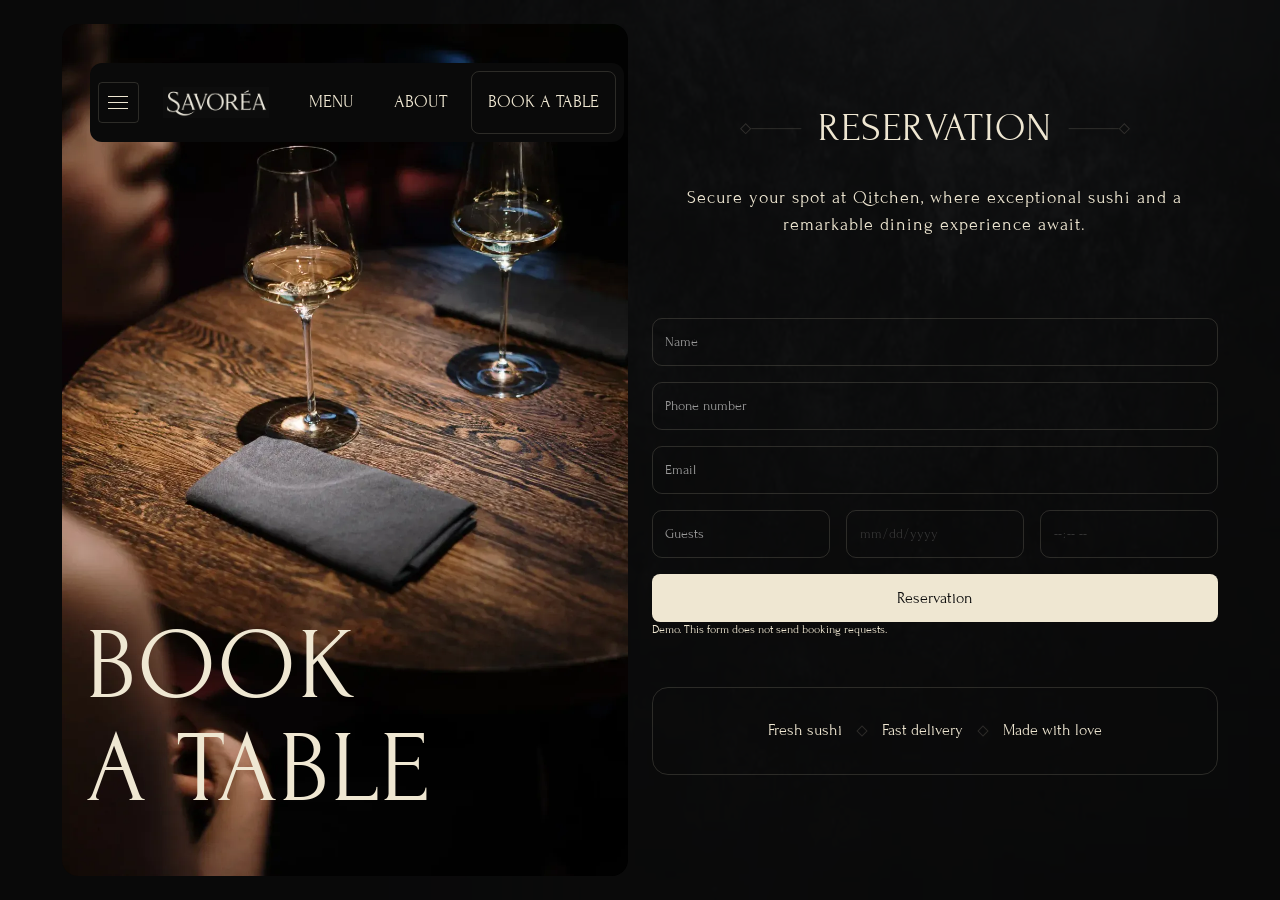
<file: reservation.html>
<!DOCTYPE html><!--  This site was created in Webflow. https://webflow.com  --><!--  Last Published: Wed Oct 28 2026 10:28:59 GMT+0000 (Coordinated Universal Time)  -->
<html data-wf-page="69cd65950cc0192251b87247" data-wf-site="69ccc1d7fa1cd4cc3e607709" lang="en">
<head>
  <meta charset="utf-8">
  <meta name="google" content="notranslate">
  <title>Reservation</title>
  <meta content="Reservation" property="og:title">
  <meta content="Reservation" name="twitter:title">
  <meta content="width=device-width, initial-scale=1" name="viewport">
  <link rel="preload" href="fonts/Forum-Regular.woff2" as="font" type="font/woff2" crossorigin>
  <link href="css/normalize.css" rel="stylesheet" type="text/css">
  <link href="css/webflow.css" rel="stylesheet" type="text/css">
  <link href="css/sushi-7096b4.webflow.css?v=7" rel="stylesheet" type="text/css">
  <link href="css/split-page.css?v=3" rel="stylesheet">
  <script type="text/javascript">!function(o,c){var n=c.documentElement,t=" w-mod-";n.className+=t+"js",("ontouchstart"in o||o.DocumentTouch&&c instanceof DocumentTouch)&&(n.className+=t+"touch")}(window,document);</script>
  <link href="images/favicon.webp" rel="icon" type="image/webp">
  <link href="images/webclip.webp" rel="apple-touch-icon">
  <style>
	.w-webflow-badge {
	display: None !important;
	visibility: hidden !important;
	}
  .button-hover,
.menu_text-link,
.menu_img-link {
  position: relative;
  overflow: visible;
  transition:
    box-shadow 0.3s ease,
    border-color 0.3s ease;
}
.button-hover:hover,
.menu_text-link:hover,
.menu_img-link:hover {
  border-color: rgba(255, 255, 255, 0);
  box-shadow:
    inset 0 0 12px rgba(255, 255, 255, 0.14),
    inset 0 0 28px rgba(255, 255, 255, 0.08);
}
.social-media-link {
  position: relative;
}
.social-media-link-hover {
  visibility: hidden;
  transform: scale(0.96);
  pointer-events: none;
  transition:
    opacity 0.3s ease,
    visibility 0.3s ease,
    transform 0.3s ease;
}
.social-media-link:hover .social-media-link-hover {
  opacity: 1;
  visibility: visible;
  transform: scale(1);
}
</style>
</head>
<body class="body split-page">
  <main>
    <section class="hero_section"><img src="images/background.webp" loading="lazy" width="70" sizes="70px" alt="" srcset="images/background-p-500.webp 500w, images/background-p-800.webp 800w, images/background-p-1080.webp 1080w, images/background-p-1600.webp 1600w, images/background.webp 3486w" class="background_img">
      <div class="padding-global">
        <div class="w-layout-blockcontainer container-full w-container">
          <div class="hero_grid-wraper-2 split-page__layout">
            <div id="w-node-da6066df-50c0-d29f-b14b-7eb7a3819900-51b87247" class="hero_img-wraper-2 split-page__visual"><img src="images/about_big.webp" loading="lazy" width="1392" sizes="(max-width: 767px) 100vw, (max-width: 991px) 95vw, 940px" alt="" srcset="images/about_big-p-500.webp 500w, images/about_big-p-800.webp 800w, images/about_big-p-1080.webp 1080w, images/about_big-p-1600.webp 1600w, images/about_big.webp 2784w" class="hero_img-big">
              <h1 class="heading_large hero-heading-position">BOOK<br>A TABLE</h1>
            </div>
            <div class="content_wraper split-page__scroll" role="region" aria-label="Reservation" tabindex="0">
              <div class="content_wrapper-inner margin-s">
                <div class="header-wraper margin-s">
                  <div class="reservation__header-decor-wraper"><img src="images/reservation_decor.svg" loading="lazy" alt="" class="reservation__decor-left"></div>
                  <h2 class="h2 capitalize-text">Reservation</h2>
                  <div class="reservation__header-decor-wraper"><img src="images/reservation_decor.svg" loading="lazy" alt="" class="reservation__decor-right"></div>
                </div>
                <div class="text_medium reservation__text-position margin-m">Secure your spot at Qitchen, where exceptional sushi and a remarkable dining experience await.</div>
                <div class="reservation__form-block w-form">
                  <form aria-describedby="reservation-note" id="email-form" name="email-form" data-name="Email Form" method="get" class="reservation__form" data-wf-page-id="69cd65950cc0192251b87247" data-wf-element-id="9e72a681-238a-f31e-7e5c-bd18dd62f2c4"><input class="reservation__text-field w-input w-input-disabled" maxlength="256" name="name" data-name="Name" placeholder="Name" type="text" id="name" disabled><input class="reservation__text-field w-input w-input-disabled" maxlength="256" name="Phone-number" data-name="Phone number" placeholder="Phone number" type="tel" id="Phone-number" required="" disabled><input class="reservation__text-field w-input w-input-disabled" maxlength="256" name="email" data-name="Email" placeholder="Email" type="email" id="email" disabled>
                    <div class="reservation__text-field-wraper"><input class="reservation__text-field w-input w-input-disabled" name="guests" placeholder="Guests" aria-label="Guests" type="number" id="guests" required min="1" step="1" disabled><input class="reservation__text-field w-input w-input-disabled" name="date" placeholder="Date" aria-label="Date" type="date" id="date" required disabled><input class="reservation__text-field w-input w-input-disabled" name="time" placeholder="Time" aria-label="Time" type="time" id="time" required disabled></div><input type="submit" class="reservation__button w-button" value="Reservation" disabled aria-disabled="true">
                  </form>
<p id="reservation-note" class="text_small" role="note">Demo. This form does not send booking requests.</p>
                  <div class="w-form-done">
                    <div>Thank you! Your submission has been received!</div>
                  </div>
                  <div class="w-form-fail">
                    <div>Oops! Something went wrong while submitting the form.</div>
                  </div>
                </div>
              </div>
              <footer class="footer">
                <div class="footer_content-wraper border">
                  <div class="footer_text">Fresh sushi </div>
                  <div class="footer_rhombus"></div>
                  <div class="footer_text">Fast delivery</div>
                  <div class="footer_rhombus"></div>
                  <div class="footer_text">Made with love</div>
                </div>
              </footer>
            </div>
          </div>
        </div>
      </div>
    </section>
    <div data-wf--menu--variant="base" class="menu_wraper">
      <div class="w-layout-blockcontainer menu_container w-container">
        <div class="menu_content-wraper">
          <a href="#" class="menu_button border w-inline-block">
            <div class="menu_line"></div>
            <div class="menu_line"></div>
            <div class="menu_line"></div>
          </a>
          <a href="index.html" class="menu_img-link w-inline-block"><img width="474.5" loading="lazy" alt="" src="images/logo_1.png" sizes="(max-width: 479px) 100vw, 475px" srcset="images/logo_1-p-500.png 500w, images/logo_1.png 949w" class="menu_logo"></a>
          <a href="menu.html" class="menu_text-link capitalize-text">menu</a>
          <a href="about.html" class="menu_text-link capitalize-text">about</a>
          <a href="reservation.html" aria-current="page" class="menu_text-link capitalize-text border w--current">book a table</a>
        </div>
      </div>
      <div class="menu_drop_down_wraper">
        <div class="menu_hidden-wraper">
          <div class="menu_hidden-link-wraper">
            <a href="menu.html" class="menu_hidden-link capitalize-text"><span class="menu_hidden-link-label">Menu</span></a>
            <a href="reservation.html" aria-current="page" class="menu_hidden-link capitalize-text w--current"><span class="menu_hidden-link-label">Reservation</span></a>
            <a href="about.html" class="menu_hidden-link capitalize-text"><span class="menu_hidden-link-label">About</span></a>
            <a href="contact.html" class="menu_hidden-link capitalize-text"><span class="menu_hidden-link-label">Contact</span></a>
            <a href="blog.html" class="menu_hidden-link capitalize-text"><span class="menu_hidden-link-label">Blog</span></a>
          </div>
        </div>
        <div class="menu_embed-properties w-embed">
          <style>
.menu_hidden-wraper {
  display: none;
  height: 0;
  opacity: 0;
  overflow: hidden;
  pointer-events: none;
}
.menu_button,
.menu_link {
  transition:
    color 0.3s ease,
    text-shadow 0.3s ease,
    box-shadow 0.3s ease,
    border-color 0.3s ease;
}
/* Кнопка */
.menu_button:hover {
  box-shadow:
    inset 0 0 12px rgba(255, 255, 255, 0.14),
    inset 0 0 28px rgba(255, 255, 255, 0.08);
  border-color: rgba(255, 255, 255, 0.35);
}
/* Верхние ссылки */
.menu_link {
  display: inline-block;
}
.menu_link:hover {
  box-shadow:
    inset 0 0 12px rgba(255, 255, 255, 0.14),
    inset 0 0 28px rgba(255, 255, 255, 0.08);
  border-color: rgba(255, 255, 255, 0.35);
}
</style>
        </div>
      </div>
    </div>
  </main>
  <script src="js/vendor/jquery-3.5.1.min.js" type="text/javascript" integrity="sha256-9/aliU8dGd2tb6OSsuzixeV4y/faTqgFtohetphbbj0=" crossorigin="anonymous"></script>
  <script src="js/webflow.js" type="text/javascript"></script>
  <script src="js/vendor/gsap.min.js" type="text/javascript"></script>
  <script src="js/vendor/Flip.min.js" type="text/javascript"></script>
  <script type="text/javascript">gsap.registerPlugin(Flip);</script>
  <script src="js/reservation.js" defer></script>
  <script src="js/sushi.js" defer=""></script>
  <script src="js/split-page.js" defer=""></script>
</body>
</html>
</file>
<file: css/webflow.css>
@font-face {
  font-family: 'webflow-icons';
  src: url("[data-uri]") format('truetype');
  font-weight: normal;
  font-style: normal;
}
[class^="w-icon-"],
[class*=" w-icon-"] {
  /* use !important to prevent issues with browser extensions that change fonts */
  font-family: 'webflow-icons' !important;
  speak: none;
  font-style: normal;
  font-weight: normal;
  font-variant: normal;
  text-transform: none;
  line-height: 1;
  /* Better Font Rendering =========== */
  -webkit-font-smoothing: antialiased;
  -moz-osx-font-smoothing: grayscale;
}
.w-icon-slider-right:before {
  content: "\e600";
}
.w-icon-slider-left:before {
  content: "\e601";
}
.w-icon-nav-menu:before {
  content: "\e602";
}
.w-icon-arrow-down:before,
.w-icon-dropdown-toggle:before {
  content: "\e603";
}
.w-icon-file-upload-remove:before {
  content: "\e900";
}
.w-icon-file-upload-icon:before {
  content: "\e903";
}
* {
  -webkit-box-sizing: border-box;
  -moz-box-sizing: border-box;
  box-sizing: border-box;
}
html {
  height: 100%;
}
body {
  margin: 0;
  min-height: 100%;
  background-color: #fff;
  font-family: Arial, sans-serif;
  font-size: 14px;
  line-height: 20px;
  color: #333;
}
img {
  max-width: 100%;
  vertical-align: middle;
  display: inline-block;
}
html.w-mod-touch * {
  background-attachment: scroll !important;
}
.w-block {
  display: block;
}
.w-inline-block {
  max-width: 100%;
  display: inline-block;
}
.w-clearfix:before,
.w-clearfix:after {
  content: " ";
  display: table;
  grid-column-start: 1;
  grid-row-start: 1;
  grid-column-end: 2;
  grid-row-end: 2;
}
.w-clearfix:after {
  clear: both;
}
.w-hidden {
  display: none;
}
.w-button {
  display: inline-block;
  padding: 9px 15px;
  background-color: #3898EC;
  color: white;
  border: 0;
  line-height: inherit;
  text-decoration: none;
  cursor: pointer;
  border-radius: 0;
}
input.w-button {
  -webkit-appearance: button;
}
:where(button.w-popover-trigger) {
  background-color: transparent;
  border: 0;
  color: inherit;
  cursor: pointer;
  font: inherit;
  line-height: inherit;
  margin: 0;
  padding: 0;
  text-align: inherit;
  text-decoration: inherit;
}
:where(button.w-modal-trigger) {
  background-color: transparent;
  border: 0;
  color: inherit;
  cursor: pointer;
  font: inherit;
  line-height: inherit;
  margin: 0;
  padding: 0;
  text-align: inherit;
  text-decoration: inherit;
}
.w-popover {
  position-anchor: none;
}
:where(
  .w-popover[data-w-popover-backdrop-animated],
  .w-modal[data-w-popover-backdrop-animated]
)::backdrop {
  animation: var(--w-backdrop-animation, none);
}
:where(.w-popover, .w-modal) {
  --w-backdrop-animation: initial;
}
.w-popover-mask {
  position: fixed !important;
  inset: 0 !important;
  width: auto !important;
  height: auto !important;
  max-width: none !important;
  max-height: none !important;
  margin: 0 !important;
  padding: 0 !important;
  border: 0 !important;
  opacity: 0 !important;
  transform: none !important;
  clip-path: none !important;
  pointer-events: auto !important;
}
.w-popover-mask[popover] {
  translate: none !important;
  rotate: none !important;
  scale: none !important;
}
.w-popover-mask::backdrop {
  display: none !important;
}
.w-popover-mask:not(:popover-open) {
  display: none !important;
}
@supports not selector(:popover-open) {
  .w-popover-mask {
    display: none !important;
  }
}
.w-popover[popover]:not(:popover-open) {
  display: none;
}
.w-modal:not([open]):not([popover]) {
  display: none;
}
.w-modal[popover]:not(:popover-open) {
  display: none;
}
:where(.w-modal[data-w-modal-lock-scroll]) {
  overscroll-behavior: contain;
}
html[data-w-dynpage] [data-w-cloak] {
  color: transparent !important;
}
.w-code-block {
  margin: unset;
}
pre.w-code-block code {
  all: inherit;
}
pre.w-code-block code > span {
  display: block !important;
}
.w-optimization {
  display: contents;
}
.w-webflow-badge,
.w-webflow-badge > img {
  box-sizing: unset;
  width: unset;
  height: unset;
  max-height: unset;
  max-width: unset;
  min-height: unset;
  min-width: unset;
  margin: unset;
  padding: unset;
  float: unset;
  clear: unset;
  border: unset;
  border-radius: unset;
  background: unset;
  background-image: unset;
  background-position: unset;
  background-size: unset;
  background-repeat: unset;
  background-origin: unset;
  background-clip: unset;
  background-attachment: unset;
  background-color: unset;
  box-shadow: unset;
  transform: unset;
  transition: unset;
  direction: unset;
  font-family: unset;
  font-weight: unset;
  color: unset;
  font-size: unset;
  line-height: unset;
  font-style: unset;
  font-variant: unset;
  text-align: unset;
  letter-spacing: unset;
  text-decoration: unset;
  text-indent: unset;
  text-transform: unset;
  list-style-type: unset;
  text-shadow: unset;
  vertical-align: unset;
  cursor: unset;
  white-space: unset;
  word-break: unset;
  word-spacing: unset;
  word-wrap: unset;
}
.w-webflow-badge {
  position: fixed !important;
  display: inline-block !important;
  visibility: visible !important;
  opacity: 1 !important;
  z-index: 2147483647 !important;
  top: auto !important;
  right: 12px !important;
  bottom: 12px !important;
  left: auto !important;
  color: #aaadb0 !important;
  background-color: #fff !important;
  border-radius: 3px !important;
  padding: 6px !important;
  font-size: 12px !important;
  line-height: 14px !important;
  text-decoration: none !important;
  transform: none !important;
  margin: 0 !important;
  width: auto !important;
  height: auto !important;
  overflow: unset !important;
  white-space: nowrap;
  box-shadow: 0 0 0 1px rgba(0, 0, 0, 0.1), 0px 1px 3px rgba(0, 0, 0, 0.1);
  cursor: pointer;
}
.w-webflow-badge > img {
  position: unset;
  display: inline-block !important;
  visibility: unset !important;
  opacity: 1 !important;
  vertical-align: middle !important;
}
h1,
h2,
h3,
h4,
h5,
h6 {
  font-weight: bold;
  margin-bottom: 10px;
}
h1 {
  font-size: 38px;
  line-height: 44px;
  margin-top: 20px;
}
h2 {
  font-size: 32px;
  line-height: 36px;
  margin-top: 20px;
}
h3 {
  font-size: 24px;
  line-height: 30px;
  margin-top: 20px;
}
h4 {
  font-size: 18px;
  line-height: 24px;
  margin-top: 10px;
}
h5 {
  font-size: 14px;
  line-height: 20px;
  margin-top: 10px;
}
h6 {
  font-size: 12px;
  line-height: 18px;
  margin-top: 10px;
}
p {
  margin-top: 0;
  margin-bottom: 10px;
}
blockquote {
  margin: 0 0 10px 0;
  padding: 10px 20px;
  border-left: 5px solid #E2E2E2;
  font-size: 18px;
  line-height: 22px;
}
figure {
  margin: 0;
  margin-bottom: 10px;
}
figcaption {
  margin-top: 5px;
  text-align: center;
}
ul,
ol {
  margin-top: 0px;
  margin-bottom: 10px;
  padding-left: 40px;
}
.w-list-unstyled {
  padding-left: 0;
  list-style: none;
}
.w-embed:before,
.w-embed:after {
  content: " ";
  display: table;
  grid-column-start: 1;
  grid-row-start: 1;
  grid-column-end: 2;
  grid-row-end: 2;
}
.w-embed:after {
  clear: both;
}
.w-video {
  width: 100%;
  position: relative;
  padding: 0;
}
.w-video iframe,
.w-video object,
.w-video embed {
  position: absolute;
  top: 0;
  left: 0;
  width: 100%;
  height: 100%;
  border: none;
}
fieldset {
  padding: 0;
  margin: 0;
  border: 0;
}
button,
[type='button'],
[type='reset'] {
  border: 0;
  cursor: pointer;
  -webkit-appearance: button;
}
.w-form {
  margin: 0 0 15px;
}
.w-form-done {
  display: none;
  padding: 20px;
  text-align: center;
  background-color: #dddddd;
}
.w-form-fail {
  display: none;
  margin-top: 10px;
  padding: 10px;
  background-color: #ffdede;
}
label {
  display: block;
  margin-bottom: 5px;
  font-weight: bold;
}
.w-input,
.w-select {
  display: block;
  width: 100%;
  height: 38px;
  padding: 8px 12px;
  margin-bottom: 10px;
  font-size: 14px;
  line-height: 1.42857143;
  color: #333333;
  vertical-align: middle;
  background-color: #ffffff;
  border: 1px solid #cccccc;
}
.w-input::placeholder,
.w-select::placeholder {
  color: #999;
}
.w-input:focus,
.w-select:focus {
  border-color: #3898EC;
  outline: 0;
}
.w-input[disabled],
.w-select[disabled],
.w-input[readonly],
.w-select[readonly],
fieldset[disabled] .w-input,
fieldset[disabled] .w-select {
  cursor: not-allowed;
}
.w-input[disabled]:not(.w-input-disabled),
.w-select[disabled]:not(.w-input-disabled),
.w-input[readonly],
.w-select[readonly],
fieldset[disabled]:not(.w-input-disabled) .w-input,
fieldset[disabled]:not(.w-input-disabled) .w-select {
  background-color: #eeeeee;
}
textarea.w-input,
textarea.w-select {
  height: auto;
}
.w-select {
  background-color: #f3f3f3;
}
.w-select[multiple] {
  height: auto;
}
.w-form-label {
  display: inline-block;
  cursor: pointer;
  font-weight: normal;
  margin-bottom: 0px;
}
.w-radio {
  display: block;
  margin-bottom: 5px;
  padding-left: 20px;
}
.w-radio:before,
.w-radio:after {
  content: " ";
  display: table;
  grid-column-start: 1;
  grid-row-start: 1;
  grid-column-end: 2;
  grid-row-end: 2;
}
.w-radio:after {
  clear: both;
}
.w-radio-input {
  margin: 4px 0 0;
  line-height: normal;
  float: left;
  margin-left: -20px;
}
.w-radio-input {
  margin-top: 3px;
}
.w-file-upload {
  display: block;
  margin-bottom: 10px;
}
.w-file-upload-input {
  width: 0.1px;
  height: 0.1px;
  opacity: 0;
  overflow: hidden;
  position: absolute;
  z-index: -100;
}
.w-file-upload-default,
.w-file-upload-uploading,
.w-file-upload-success {
  display: inline-block;
  color: #333333;
}
.w-file-upload-error {
  display: block;
  margin-top: 10px;
}
.w-file-upload-default.w-hidden,
.w-file-upload-uploading.w-hidden,
.w-file-upload-error.w-hidden,
.w-file-upload-success.w-hidden {
  display: none;
}
.w-file-upload-uploading-btn {
  display: flex;
  font-size: 14px;
  font-weight: normal;
  cursor: pointer;
  margin: 0;
  padding: 8px 12px;
  border: 1px solid #cccccc;
  background-color: #fafafa;
}
.w-file-upload-file {
  display: flex;
  flex-grow: 1;
  justify-content: space-between;
  margin: 0;
  padding: 8px 9px 8px 11px;
  border: 1px solid #cccccc;
  background-color: #fafafa;
}
.w-file-upload-file-name {
  font-size: 14px;
  font-weight: normal;
  display: block;
}
.w-file-remove-link {
  margin-top: 3px;
  margin-left: 10px;
  width: auto;
  height: auto;
  padding: 3px;
  display: block;
  cursor: pointer;
}
.w-icon-file-upload-remove {
  margin: auto;
  font-size: 10px;
}
.w-file-upload-error-msg {
  display: inline-block;
  color: #ea384c;
  padding: 2px 0;
}
.w-file-upload-info {
  display: inline-block;
  line-height: 38px;
  padding: 0 12px;
}
.w-file-upload-label {
  display: inline-block;
  font-size: 14px;
  font-weight: normal;
  cursor: pointer;
  margin: 0;
  padding: 8px 12px;
  border: 1px solid #cccccc;
  background-color: #fafafa;
}
.w-icon-file-upload-icon,
.w-icon-file-upload-uploading {
  display: inline-block;
  margin-right: 8px;
  width: 20px;
}
.w-icon-file-upload-uploading {
  height: 20px;
}
.w-container {
  margin-left: auto;
  margin-right: auto;
  max-width: 940px;
}
.w-container:before,
.w-container:after {
  content: " ";
  display: table;
  grid-column-start: 1;
  grid-row-start: 1;
  grid-column-end: 2;
  grid-row-end: 2;
}
.w-container:after {
  clear: both;
}
.w-container .w-row {
  margin-left: -10px;
  margin-right: -10px;
}
.w-row:before,
.w-row:after {
  content: " ";
  display: table;
  grid-column-start: 1;
  grid-row-start: 1;
  grid-column-end: 2;
  grid-row-end: 2;
}
.w-row:after {
  clear: both;
}
.w-row .w-row {
  margin-left: 0;
  margin-right: 0;
}
.w-col {
  position: relative;
  float: left;
  width: 100%;
  min-height: 1px;
  padding-left: 10px;
  padding-right: 10px;
}
.w-col .w-col {
  padding-left: 0;
  padding-right: 0;
}
.w-col-1 {
  width: 8.33333333%;
}
.w-col-2 {
  width: 16.66666667%;
}
.w-col-3 {
  width: 25%;
}
.w-col-4 {
  width: 33.33333333%;
}
.w-col-5 {
  width: 41.66666667%;
}
.w-col-6 {
  width: 50%;
}
.w-col-7 {
  width: 58.33333333%;
}
.w-col-8 {
  width: 66.66666667%;
}
.w-col-9 {
  width: 75%;
}
.w-col-10 {
  width: 83.33333333%;
}
.w-col-11 {
  width: 91.66666667%;
}
.w-col-12 {
  width: 100%;
}
.w-hidden-main {
  display: none !important;
}
@media screen and (max-width: 991px) {
  .w-container {
    max-width: 728px;
  }
  .w-hidden-main {
    display: inherit !important;
  }
  .w-hidden-medium {
    display: none !important;
  }
  .w-col-medium-1 {
    width: 8.33333333%;
  }
  .w-col-medium-2 {
    width: 16.66666667%;
  }
  .w-col-medium-3 {
    width: 25%;
  }
  .w-col-medium-4 {
    width: 33.33333333%;
  }
  .w-col-medium-5 {
    width: 41.66666667%;
  }
  .w-col-medium-6 {
    width: 50%;
  }
  .w-col-medium-7 {
    width: 58.33333333%;
  }
  .w-col-medium-8 {
    width: 66.66666667%;
  }
  .w-col-medium-9 {
    width: 75%;
  }
  .w-col-medium-10 {
    width: 83.33333333%;
  }
  .w-col-medium-11 {
    width: 91.66666667%;
  }
  .w-col-medium-12 {
    width: 100%;
  }
  .w-col-stack {
    width: 100%;
    left: auto;
    right: auto;
  }
}
@media screen and (max-width: 767px) {
  .w-hidden-main {
    display: inherit !important;
  }
  .w-hidden-medium {
    display: inherit !important;
  }
  .w-hidden-small {
    display: none !important;
  }
  .w-row,
  .w-container .w-row {
    margin-left: 0;
    margin-right: 0;
  }
  .w-col {
    width: 100%;
    left: auto;
    right: auto;
  }
  .w-col-small-1 {
    width: 8.33333333%;
  }
  .w-col-small-2 {
    width: 16.66666667%;
  }
  .w-col-small-3 {
    width: 25%;
  }
  .w-col-small-4 {
    width: 33.33333333%;
  }
  .w-col-small-5 {
    width: 41.66666667%;
  }
  .w-col-small-6 {
    width: 50%;
  }
  .w-col-small-7 {
    width: 58.33333333%;
  }
  .w-col-small-8 {
    width: 66.66666667%;
  }
  .w-col-small-9 {
    width: 75%;
  }
  .w-col-small-10 {
    width: 83.33333333%;
  }
  .w-col-small-11 {
    width: 91.66666667%;
  }
  .w-col-small-12 {
    width: 100%;
  }
}
@media screen and (max-width: 479px) {
  .w-container {
    max-width: none;
  }
  .w-hidden-main {
    display: inherit !important;
  }
  .w-hidden-medium {
    display: inherit !important;
  }
  .w-hidden-small {
    display: inherit !important;
  }
  .w-hidden-tiny {
    display: none !important;
  }
  .w-col {
    width: 100%;
  }
  .w-col-tiny-1 {
    width: 8.33333333%;
  }
  .w-col-tiny-2 {
    width: 16.66666667%;
  }
  .w-col-tiny-3 {
    width: 25%;
  }
  .w-col-tiny-4 {
    width: 33.33333333%;
  }
  .w-col-tiny-5 {
    width: 41.66666667%;
  }
  .w-col-tiny-6 {
    width: 50%;
  }
  .w-col-tiny-7 {
    width: 58.33333333%;
  }
  .w-col-tiny-8 {
    width: 66.66666667%;
  }
  .w-col-tiny-9 {
    width: 75%;
  }
  .w-col-tiny-10 {
    width: 83.33333333%;
  }
  .w-col-tiny-11 {
    width: 91.66666667%;
  }
  .w-col-tiny-12 {
    width: 100%;
  }
}
.w-widget {
  position: relative;
}
.w-widget-map {
  width: 100%;
  height: 400px;
}
.w-widget-map label {
  width: auto;
  display: inline;
}
.w-widget-map img {
  max-width: inherit;
}
.w-widget-map .gm-style-iw {
  text-align: center;
}
.w-widget-map .gm-style-iw > button {
  display: none !important;
}
.w-widget-twitter {
  overflow: hidden;
}
.w-widget-twitter-count-shim {
  display: inline-block;
  vertical-align: top;
  position: relative;
  width: 28px;
  height: 20px;
  text-align: center;
  background: white;
  border: #758696 solid 1px;
  border-radius: 3px;
}
.w-widget-twitter-count-shim * {
  pointer-events: none;
  user-select: none;
}
.w-widget-twitter-count-shim .w-widget-twitter-count-inner {
  position: relative;
  font-size: 15px;
  line-height: 12px;
  text-align: center;
  color: #999;
  font-family: serif;
}
.w-widget-twitter-count-shim .w-widget-twitter-count-clear {
  position: relative;
  display: block;
}
.w-widget-twitter-count-shim.w--large {
  width: 36px;
  height: 28px;
}
.w-widget-twitter-count-shim.w--large .w-widget-twitter-count-inner {
  font-size: 18px;
  line-height: 18px;
}
.w-widget-twitter-count-shim:not(.w--vertical) {
  margin-left: 5px;
  margin-right: 8px;
}
.w-widget-twitter-count-shim:not(.w--vertical).w--large {
  margin-left: 6px;
}
.w-widget-twitter-count-shim:not(.w--vertical):before,
.w-widget-twitter-count-shim:not(.w--vertical):after {
  top: 50%;
  left: 0;
  border: solid transparent;
  content: ' ';
  height: 0;
  width: 0;
  position: absolute;
  pointer-events: none;
}
.w-widget-twitter-count-shim:not(.w--vertical):before {
  border-color: rgba(117, 134, 150, 0);
  border-right-color: #5d6c7b;
  border-width: 4px;
  margin-left: -9px;
  margin-top: -4px;
}
.w-widget-twitter-count-shim:not(.w--vertical).w--large:before {
  border-width: 5px;
  margin-left: -10px;
  margin-top: -5px;
}
.w-widget-twitter-count-shim:not(.w--vertical):after {
  border-color: rgba(255, 255, 255, 0);
  border-right-color: white;
  border-width: 4px;
  margin-left: -8px;
  margin-top: -4px;
}
.w-widget-twitter-count-shim:not(.w--vertical).w--large:after {
  border-width: 5px;
  margin-left: -9px;
  margin-top: -5px;
}
.w-widget-twitter-count-shim.w--vertical {
  width: 61px;
  height: 33px;
  margin-bottom: 8px;
}
.w-widget-twitter-count-shim.w--vertical:before,
.w-widget-twitter-count-shim.w--vertical:after {
  top: 100%;
  left: 50%;
  border: solid transparent;
  content: ' ';
  height: 0;
  width: 0;
  position: absolute;
  pointer-events: none;
}
.w-widget-twitter-count-shim.w--vertical:before {
  border-color: rgba(117, 134, 150, 0);
  border-top-color: #5d6c7b;
  border-width: 5px;
  margin-left: -5px;
}
.w-widget-twitter-count-shim.w--vertical:after {
  border-color: rgba(255, 255, 255, 0);
  border-top-color: white;
  border-width: 4px;
  margin-left: -4px;
}
.w-widget-twitter-count-shim.w--vertical .w-widget-twitter-count-inner {
  font-size: 18px;
  line-height: 22px;
}
.w-widget-twitter-count-shim.w--vertical.w--large {
  width: 76px;
}
.w-background-video {
  position: relative;
  overflow: hidden;
  height: 500px;
  color: white;
}
.w-background-video > video {
  background-size: cover;
  background-position: 50% 50%;
  position: absolute;
  margin: auto;
  width: 100%;
  height: 100%;
  right: -100%;
  bottom: -100%;
  top: -100%;
  left: -100%;
  object-fit: cover;
  z-index: -100;
}
.w-background-video > video::-webkit-media-controls-start-playback-button {
  display: none !important;
  -webkit-appearance: none;
}
.w-background-video--control {
  position: absolute;
  bottom: 1em;
  right: 1em;
  background-color: transparent;
  padding: 0;
}
.w-background-video--control > [hidden] {
  display: none !important;
}
.w-slider {
  position: relative;
  height: 300px;
  text-align: center;
  background: #dddddd;
  clear: both;
  -webkit-tap-highlight-color: rgba(0, 0, 0, 0);
  tap-highlight-color: rgba(0, 0, 0, 0);
}
.w-slider-mask {
  position: relative;
  display: block;
  overflow: hidden;
  z-index: 1;
  left: 0;
  right: 0;
  height: 100%;
  white-space: nowrap;
}
.w-slide {
  position: relative;
  display: inline-block;
  vertical-align: top;
  width: 100%;
  height: 100%;
  white-space: normal;
  text-align: left;
}
.w-slider-nav {
  position: absolute;
  z-index: 2;
  top: auto;
  right: 0;
  bottom: 0;
  left: 0;
  margin: auto;
  padding-top: 10px;
  height: 40px;
  text-align: center;
  -webkit-tap-highlight-color: rgba(0, 0, 0, 0);
  tap-highlight-color: rgba(0, 0, 0, 0);
}
.w-slider-nav.w-round > div {
  border-radius: 100%;
}
.w-slider-nav.w-num > div {
  width: auto;
  height: auto;
  padding: 0.2em 0.5em;
  font-size: inherit;
  line-height: inherit;
}
.w-slider-nav.w-shadow > div {
  box-shadow: 0 0 3px rgba(51, 51, 51, 0.4);
}
.w-slider-nav-invert {
  color: #fff;
}
.w-slider-nav-invert > div {
  background-color: rgba(34, 34, 34, 0.4);
}
.w-slider-nav-invert > div.w-active {
  background-color: #222;
}
.w-slider-dot {
  position: relative;
  display: inline-block;
  width: 1em;
  height: 1em;
  background-color: rgba(255, 255, 255, 0.4);
  cursor: pointer;
  margin: 0 3px 0.5em;
  transition: background-color 100ms, color 100ms;
}
.w-slider-dot.w-active {
  background-color: #fff;
}
.w-slider-dot:focus {
  outline: none;
  box-shadow: 0px 0px 0px 2px #fff;
}
.w-slider-dot:focus.w-active {
  box-shadow: none;
}
.w-slider-arrow-left,
.w-slider-arrow-right {
  position: absolute;
  width: 80px;
  top: 0;
  right: 0;
  bottom: 0;
  left: 0;
  margin: auto;
  cursor: pointer;
  overflow: hidden;
  color: white;
  font-size: 40px;
  -webkit-tap-highlight-color: rgba(0, 0, 0, 0);
  tap-highlight-color: rgba(0, 0, 0, 0);
  user-select: none;
}
.w-slider-arrow-left [class^='w-icon-'],
.w-slider-arrow-right [class^='w-icon-'],
.w-slider-arrow-left [class*=' w-icon-'],
.w-slider-arrow-right [class*=' w-icon-'] {
  position: absolute;
}
.w-slider-arrow-left:focus,
.w-slider-arrow-right:focus {
  outline: 0;
}
.w-slider-arrow-left {
  z-index: 3;
  right: auto;
}
.w-slider-arrow-right {
  z-index: 4;
  left: auto;
}
.w-icon-slider-left,
.w-icon-slider-right {
  top: 0;
  right: 0;
  bottom: 0;
  left: 0;
  margin: auto;
  width: 1em;
  height: 1em;
}
.w-slider-aria-label {
  border: 0;
  clip: rect(0 0 0 0);
  height: 1px;
  margin: -1px;
  overflow: hidden;
  padding: 0;
  position: absolute;
  width: 1px;
}
.w-slider-force-show {
  display: block !important;
}
.w-dropdown {
  display: inline-block;
  position: relative;
  text-align: left;
  margin-left: auto;
  margin-right: auto;
  z-index: 900;
}
.w-dropdown-btn,
.w-dropdown-toggle,
.w-dropdown-link {
  position: relative;
  vertical-align: top;
  text-decoration: none;
  color: #222222;
  padding: 20px;
  text-align: left;
  margin-left: auto;
  margin-right: auto;
  white-space: nowrap;
}
.w-dropdown-toggle {
  user-select: none;
  display: inline-block;
  cursor: pointer;
  padding-right: 40px;
}
.w-dropdown-toggle:focus {
  outline: 0;
}
.w-icon-dropdown-toggle {
  position: absolute;
  top: 0;
  right: 0;
  bottom: 0;
  margin: auto;
  margin-right: 20px;
  width: 1em;
  height: 1em;
}
.w-dropdown-list {
  position: absolute;
  background: #dddddd;
  display: none;
  min-width: 100%;
}
.w-dropdown-list.w--open {
  display: block;
}
.w-dropdown-link {
  padding: 10px 20px;
  display: block;
  color: #222222;
}
.w-dropdown-link.w--current {
  color: #0082f3;
}
.w-dropdown-link:focus {
  outline: 0;
}
/**
 * ## Note
 * Safari (on both iOS and OS X) does not handle viewport units (vh, vw) well.
 * For example percentage units do not work on descendants of elements that
 * have any dimensions expressed in viewport units. It also doesn’t handle them at
 * all in `calc()`.
 */
/**
 * Wrapper around all lightbox elements
 *
 * 1. Since the lightbox can receive focus, IE also gives it an outline.
 * 2. Fixes flickering on Chrome when a transition is in progress
 *    underneath the lightbox.
 */
.w-lightbox-backdrop {
  cursor: auto;
  font-style: normal;
  letter-spacing: normal;
  list-style: disc;
  text-indent: 0;
  text-shadow: none;
  text-transform: none;
  visibility: visible;
  white-space: normal;
  word-break: normal;
  word-spacing: normal;
  word-wrap: normal;
  position: fixed;
  top: 0;
  right: 0;
  bottom: 0;
  left: 0;
  color: #fff;
  font-family: "Helvetica Neue", Helvetica, Ubuntu, "Segoe UI", Verdana, sans-serif;
  font-size: 17px;
  line-height: 1.2;
  font-weight: 300;
  text-align: center;
  background: rgba(0, 0, 0, 0.9);
  z-index: 2000;
  outline: 0;
  /* 1 */
  opacity: 0;
  -webkit-user-select: none;
  -moz-user-select: none;
  -webkit-tap-highlight-color: transparent;
  -webkit-transform: translate(0, 0);
  /* 2 */
}
/**
 * Neat trick to bind the rubberband effect to our canvas instead of the whole
 * document on iOS. It also prevents a bug that causes the document underneath to scroll.
 */
.w-lightbox-backdrop,
.w-lightbox-container {
  height: 100%;
  overflow: auto;
  -webkit-overflow-scrolling: touch;
}
.w-lightbox-content {
  position: relative;
  height: 100vh;
  overflow: hidden;
}
.w-lightbox-view {
  position: absolute;
  width: 100vw;
  height: 100vh;
  opacity: 0;
}
.w-lightbox-view:before {
  content: "";
  height: 100vh;
}
/* .w-lightbox-content */
.w-lightbox-group,
.w-lightbox-group .w-lightbox-view,
.w-lightbox-group .w-lightbox-view:before {
  height: 86vh;
}
.w-lightbox-frame,
.w-lightbox-view:before {
  display: inline-block;
  vertical-align: middle;
}
/*
 * 1. Remove default margin set by user-agent on the <figure> element.
 */
.w-lightbox-figure {
  position: relative;
  margin: 0;
  /* 1 */
}
.w-lightbox-group .w-lightbox-figure {
  cursor: pointer;
}
/**
 * IE adds image dimensions as width and height attributes on the IMG tag,
 * but we need both width and height to be set to auto to enable scaling.
 */
.w-lightbox-img {
  width: auto;
  height: auto;
  max-width: none;
}
/**
 * 1. Reset if style is set by user on "All Images"
 */
.w-lightbox-image {
  display: block;
  float: none;
  /* 1 */
  max-width: 100vw;
  max-height: 100vh;
}
.w-lightbox-group .w-lightbox-image {
  max-height: 86vh;
}
.w-lightbox-caption {
  position: absolute;
  right: 0;
  bottom: 0;
  left: 0;
  padding: 0.5em 1em;
  background: rgba(0, 0, 0, 0.4);
  text-align: left;
  text-overflow: ellipsis;
  white-space: nowrap;
  overflow: hidden;
}
.w-lightbox-embed {
  position: absolute;
  top: 0;
  right: 0;
  bottom: 0;
  left: 0;
  width: 100%;
  height: 100%;
}
.w-lightbox-control {
  position: absolute;
  top: 0;
  width: 4em;
  background-size: 24px;
  background-repeat: no-repeat;
  background-position: center;
  cursor: pointer;
  -webkit-transition: all 0.3s;
  transition: all 0.3s;
}
.w-lightbox-left {
  display: none;
  bottom: 0;
  left: 0;
  /* <svg xmlns="http://www.w3.org/2000/svg" viewBox="-20 0 24 40" width="24" height="40"><g transform="rotate(45)"><path d="m0 0h5v23h23v5h-28z" opacity=".4"/><path d="m1 1h3v23h23v3h-26z" fill="#fff"/></g></svg> */
  background-image: url("[data-uri]");
}
.w-lightbox-right {
  display: none;
  right: 0;
  bottom: 0;
  /* <svg xmlns="http://www.w3.org/2000/svg" viewBox="-4 0 24 40" width="24" height="40"><g transform="rotate(45)"><path d="m0-0h28v28h-5v-23h-23z" opacity=".4"/><path d="m1 1h26v26h-3v-23h-23z" fill="#fff"/></g></svg> */
  background-image: url("[data-uri]");
}
/*
 * Without specifying the with and height inside the SVG, all versions of IE render the icon too small.
 * The bug does not seem to manifest itself if the elements are tall enough such as the above arrows.
 * (http://stackoverflow.com/questions/16092114/background-size-differs-in-internet-explorer)
 */
.w-lightbox-close {
  right: 0;
  height: 2.6em;
  /* <svg xmlns="http://www.w3.org/2000/svg" viewBox="-4 0 18 17" width="18" height="17"><g transform="rotate(45)"><path d="m0 0h7v-7h5v7h7v5h-7v7h-5v-7h-7z" opacity=".4"/><path d="m1 1h7v-7h3v7h7v3h-7v7h-3v-7h-7z" fill="#fff"/></g></svg> */
  background-image: url("[data-uri]");
  background-size: 18px;
}
/**
 * 1. All IE versions add extra space at the bottom without this.
 */
.w-lightbox-strip {
  position: absolute;
  bottom: 0;
  left: 0;
  right: 0;
  padding: 0 1vh;
  line-height: 0;
  /* 1 */
  white-space: nowrap;
  overflow-x: auto;
  overflow-y: hidden;
}
/*
 * 1. We use content-box to avoid having to do `width: calc(10vh + 2vw)`
 *    which doesn’t work in Safari anyway.
 * 2. Chrome renders images pixelated when switching to GPU. Making sure
 *    the parent is also rendered on the GPU (by setting translate3d for
 *    example) fixes this behavior.
 */
.w-lightbox-item {
  display: inline-block;
  width: 10vh;
  padding: 2vh 1vh;
  box-sizing: content-box;
  /* 1 */
  cursor: pointer;
  -webkit-transform: translate3d(0, 0, 0);
  /* 2 */
}
.w-lightbox-active {
  opacity: 0.3;
}
.w-lightbox-thumbnail {
  position: relative;
  height: 10vh;
  background: #222;
  overflow: hidden;
}
.w-lightbox-thumbnail-image {
  position: absolute;
  top: 0;
  left: 0;
}
.w-lightbox-thumbnail .w-lightbox-tall {
  top: 50%;
  width: 100%;
  -webkit-transform: translate(0, -50%);
  transform: translate(0, -50%);
}
.w-lightbox-thumbnail .w-lightbox-wide {
  left: 50%;
  height: 100%;
  -webkit-transform: translate(-50%, 0);
  transform: translate(-50%, 0);
}
/*
 * Spinner
 *
 * Absolute pixel values are used to avoid rounding errors that would cause
 * the white spinning element to be misaligned with the track.
 */
.w-lightbox-spinner {
  position: absolute;
  top: 50%;
  left: 50%;
  box-sizing: border-box;
  width: 40px;
  height: 40px;
  margin-top: -20px;
  margin-left: -20px;
  border: 5px solid rgba(0, 0, 0, 0.4);
  border-radius: 50%;
  -webkit-animation: spin 0.8s infinite linear;
  animation: spin 0.8s infinite linear;
}
.w-lightbox-spinner:after {
  content: "";
  position: absolute;
  top: -4px;
  right: -4px;
  bottom: -4px;
  left: -4px;
  border: 3px solid transparent;
  border-bottom-color: #fff;
  border-radius: 50%;
}
/*
 * Utility classes
 */
.w-lightbox-hide {
  display: none;
}
.w-lightbox-noscroll {
  overflow: hidden;
}
@media (min-width: 768px) {
  .w-lightbox-content {
    height: 96vh;
    margin-top: 2vh;
  }
  .w-lightbox-view,
  .w-lightbox-view:before {
    height: 96vh;
  }
  /* .w-lightbox-content */
  .w-lightbox-group,
  .w-lightbox-group .w-lightbox-view,
  .w-lightbox-group .w-lightbox-view:before {
    height: 84vh;
  }
  .w-lightbox-image {
    max-width: 96vw;
    max-height: 96vh;
  }
  .w-lightbox-group .w-lightbox-image {
    max-width: 82.3vw;
    max-height: 84vh;
  }
  .w-lightbox-left,
  .w-lightbox-right {
    display: block;
    opacity: 0.5;
  }
  .w-lightbox-close {
    opacity: 0.8;
  }
  .w-lightbox-control:hover {
    opacity: 1;
  }
}
.w-lightbox-inactive,
.w-lightbox-inactive:hover {
  opacity: 0;
}
.w-richtext:before,
.w-richtext:after {
  content: " ";
  display: table;
  grid-column-start: 1;
  grid-row-start: 1;
  grid-column-end: 2;
  grid-row-end: 2;
}
.w-richtext:after {
  clear: both;
}
.w-richtext[contenteditable="true"]:before,
.w-richtext[contenteditable="true"]:after {
  white-space: initial;
}
.w-richtext ol,
.w-richtext ul {
  overflow: hidden;
}
.w-richtext .w-richtext-figure-selected.w-richtext-figure-type-video div:after,
.w-richtext .w-richtext-figure-selected[data-rt-type="video"] div:after {
  outline: 2px solid #2895f7;
}
.w-richtext .w-richtext-figure-selected.w-richtext-figure-type-image div,
.w-richtext .w-richtext-figure-selected[data-rt-type="image"] div {
  outline: 2px solid #2895f7;
}
.w-richtext figure.w-richtext-figure-type-video > div:after,
.w-richtext figure[data-rt-type="video"] > div:after {
  content: '';
  position: absolute;
  display: none;
  left: 0;
  top: 0;
  right: 0;
  bottom: 0;
}
.w-richtext figure {
  position: relative;
  max-width: 60%;
}
.w-richtext figure > div:before {
  cursor: default!important;
}
.w-richtext figure img {
  width: 100%;
}
.w-richtext figure figcaption.w-richtext-figcaption-placeholder {
  opacity: 0.6;
}
.w-richtext figure div {
  /* fix incorrectly sized selection border in the data manager */
  font-size: 0px;
  color: transparent;
}
.w-richtext figure.w-richtext-figure-type-image,
.w-richtext figure[data-rt-type="image"] {
  display: table;
}
.w-richtext figure.w-richtext-figure-type-image > div,
.w-richtext figure[data-rt-type="image"] > div {
  display: inline-block;
}
.w-richtext figure.w-richtext-figure-type-image > figcaption,
.w-richtext figure[data-rt-type="image"] > figcaption {
  display: table-caption;
  caption-side: bottom;
}
.w-richtext figure.w-richtext-figure-type-video,
.w-richtext figure[data-rt-type="video"] {
  width: 60%;
  height: 0;
}
.w-richtext figure.w-richtext-figure-type-video iframe,
.w-richtext figure[data-rt-type="video"] iframe {
  position: absolute;
  top: 0;
  left: 0;
  width: 100%;
  height: 100%;
}
.w-richtext figure.w-richtext-figure-type-video > div,
.w-richtext figure[data-rt-type="video"] > div {
  width: 100%;
}
.w-richtext figure.w-richtext-align-center {
  margin-right: auto;
  margin-left: auto;
  clear: both;
}
.w-richtext figure.w-richtext-align-center.w-richtext-figure-type-image > div,
.w-richtext figure.w-richtext-align-center[data-rt-type="image"] > div {
  max-width: 100%;
}
.w-richtext figure.w-richtext-align-normal {
  clear: both;
}
.w-richtext figure.w-richtext-align-fullwidth {
  width: 100%;
  max-width: 100%;
  text-align: center;
  clear: both;
  display: block;
  margin-right: auto;
  margin-left: auto;
}
.w-richtext figure.w-richtext-align-fullwidth > div {
  display: inline-block;
  /* padding-bottom is used for aspect ratios in video figures
      we want the div to inherit that so hover/selection borders in the designer-canvas
      fit right*/
  padding-bottom: inherit;
}
.w-richtext figure.w-richtext-align-fullwidth > figcaption {
  display: block;
}
.w-richtext figure.w-richtext-align-floatleft {
  float: left;
  margin-right: 15px;
  clear: none;
}
.w-richtext figure.w-richtext-align-floatright {
  float: right;
  margin-left: 15px;
  clear: none;
}
.w-nav {
  position: relative;
  background: #dddddd;
  z-index: 1000;
}
.w-nav:before,
.w-nav:after {
  content: " ";
  display: table;
  grid-column-start: 1;
  grid-row-start: 1;
  grid-column-end: 2;
  grid-row-end: 2;
}
.w-nav:after {
  clear: both;
}
.w-nav-brand {
  position: relative;
  float: left;
  text-decoration: none;
  color: #333333;
}
.w-nav-link {
  position: relative;
  display: inline-block;
  vertical-align: top;
  text-decoration: none;
  color: #222222;
  padding: 20px;
  text-align: left;
  margin-left: auto;
  margin-right: auto;
}
.w-nav-link.w--current {
  color: #0082f3;
}
.w-nav-menu {
  position: relative;
  float: right;
}
[data-nav-menu-open] {
  display: block !important;
  position: absolute;
  top: 100%;
  left: 0;
  right: 0;
  background: #C8C8C8;
  text-align: center;
  overflow: visible;
  min-width: 200px;
}
.w--nav-link-open {
  display: block;
  position: relative;
}
.w-nav-overlay {
  position: absolute;
  overflow: hidden;
  display: none;
  top: 100%;
  left: 0;
  right: 0;
  width: 100%;
}
.w-nav-overlay [data-nav-menu-open] {
  top: 0;
}
.w-nav[data-animation='over-left'] .w-nav-overlay {
  width: auto;
}
.w-nav[data-animation='over-left'] .w-nav-overlay,
.w-nav[data-animation='over-left'] [data-nav-menu-open] {
  right: auto;
  z-index: 1;
  top: 0;
}
.w-nav[data-animation='over-right'] .w-nav-overlay {
  width: auto;
}
.w-nav[data-animation='over-right'] .w-nav-overlay,
.w-nav[data-animation='over-right'] [data-nav-menu-open] {
  left: auto;
  z-index: 1;
  top: 0;
}
.w-nav-button {
  position: relative;
  float: right;
  padding: 18px;
  font-size: 24px;
  display: none;
  cursor: pointer;
  -webkit-tap-highlight-color: rgba(0, 0, 0, 0);
  tap-highlight-color: rgba(0, 0, 0, 0);
  user-select: none;
}
.w-nav-button:focus {
  outline: 0;
}
.w-nav-button.w--open {
  background-color: #C8C8C8;
  color: white;
}
.w-nav[data-collapse='all'] .w-nav-menu {
  display: none;
}
.w-nav[data-collapse='all'] .w-nav-button {
  display: block;
}
.w--nav-dropdown-open {
  display: block;
}
.w--nav-dropdown-toggle-open {
  display: block;
}
.w--nav-dropdown-list-open {
  position: static;
}
/**
 * NOTE: These rules are overridden in site-designer.less to use container queries instead of media queries
 * when the navbar is inside a Frame on the Open Canvas.
 */
@media screen and (max-width: 991px) {
  .w-nav[data-collapse='medium'] .w-nav-menu {
    display: none;
  }
  .w-nav[data-collapse='medium'] .w-nav-button {
    display: block;
  }
}
@media screen and (max-width: 767px) {
  .w-nav[data-collapse='small'] .w-nav-menu {
    display: none;
  }
  .w-nav[data-collapse='small'] .w-nav-button {
    display: block;
  }
  .w-nav-brand {
    padding-left: 10px;
  }
}
@media screen and (max-width: 479px) {
  .w-nav[data-collapse='tiny'] .w-nav-menu {
    display: none;
  }
  .w-nav[data-collapse='tiny'] .w-nav-button {
    display: block;
  }
}
.w-tabs {
  position: relative;
}
.w-tabs:before,
.w-tabs:after {
  content: " ";
  display: table;
  grid-column-start: 1;
  grid-row-start: 1;
  grid-column-end: 2;
  grid-row-end: 2;
}
.w-tabs:after {
  clear: both;
}
.w-tab-menu {
  position: relative;
}
.w-tab-link {
  position: relative;
  display: inline-block;
  vertical-align: top;
  text-decoration: none;
  padding: 9px 30px;
  text-align: left;
  cursor: pointer;
  color: #222222;
  background-color: #dddddd;
}
.w-tab-link.w--current {
  background-color: #C8C8C8;
}
.w-tab-link:focus {
  outline: 0;
}
.w-tab-content {
  position: relative;
  display: block;
  overflow: hidden;
}
.w-tab-pane {
  position: relative;
  display: none;
}
.w--tab-active {
  display: block;
}
@media screen and (max-width: 479px) {
  .w-tab-link {
    display: block;
  }
}
.w-ix-emptyfix:after {
  content: "";
}
@keyframes spin {
  0% {
    transform: rotate(0deg);
  }
  100% {
    transform: rotate(360deg);
  }
}
.w-dyn-empty {
  padding: 10px;
  background-color: #dddddd;
}
.w-dyn-hide {
  display: none !important;
}
.w-dyn-bind-empty {
  display: none !important;
}
.w-condition-invisible {
  display: none !important;
}
.wf-layout-layout {
  display: grid;
}
.w-layout-grid {
  display: grid;
  grid-auto-columns: 1fr;
  grid-template-columns: 1fr 1fr;
  grid-template-rows: auto auto;
  grid-row-gap: 16px;
  grid-column-gap: 16px;
}
</file>
<file: css/sushi-7096b4.webflow.css>
@font-face {
  font-family: "Fa Brands 400";
  src: url('../fonts/fa-brands-400.woff2') format("woff2");
  font-weight: 400;
  font-style: normal;
  font-display: swap;
}

@font-face {
  font-family: "Fa Solid 900";
  src: url('../fonts/fa-solid-900.woff2') format("woff2");
  font-weight: 400;
  font-style: normal;
  font-display: swap;
}

@font-face {
  font-family: "Fa V 4 Compatibility";
  src: url('../fonts/fa-v4compatibility.woff2') format("woff2");
  font-weight: 400;
  font-style: normal;
  font-display: swap;
}

@font-face {
  font-family: "Fa 400";
  src: url('../fonts/fa-regular-400.woff2') format("woff2");
  font-weight: 400;
  font-style: normal;
  font-display: swap;
}

@font-face {
  font-family: Forum;
  src: url('../fonts/Forum-Regular.woff2') format('woff2'),
       url('../fonts/Forum-Regular.ttf') format('truetype');
  font-weight: 400;
  font-style: normal;
  font-display: swap;
}

/* Keep the primary navigation inside its column while Forum loads. */
@font-face {
  font-family: "Forum Navigation Fallback";
  src: local("Georgia");
  font-weight: 400;
  font-style: normal;
  size-adjust: 82%;
}

@font-face {
  font-family: Satoshi;
  src: url('../fonts/satoshi-Regular.otf') format("opentype");
  font-weight: 400;
  font-style: normal;
  font-display: swap;
}

:root {
  --font-forum: Forum, Georgia, "Times New Roman", serif;
  --background_black: #0a0a0a;
  --base_lighte_color_main: #efe7d2;
  --sm-size: 1.5rem;
  --xs-size: 8px;
  --s-size: 1rem;
  --l-size: 5rem;
  --xxs: 4px;
  --base_light_opacity: #efe7d226;
  --m-size: 3rem;
}

.w-layout-blockcontainer {
  max-width: 940px;
  margin-left: auto;
  margin-right: auto;
  display: block;
}

@media screen and (max-width: 991px) {
  .w-layout-blockcontainer {
    max-width: 728px;
  }
}

@media screen and (max-width: 767px) {
  .w-layout-blockcontainer {
    max-width: none;
  }
}

.body {
  background-color: var(--background_black);
  color: var(--base_lighte_color_main);
  font-family: var(--font-forum);
  font-size: 16px;
  font-weight: 400;
  line-height: 180%;
}

.main {
  position: relative;
}

.h1 {
  letter-spacing: 1px;
  margin-top: 0;
  margin-bottom: 0;
  font-family: var(--font-forum);
  font-size: 64px;
  font-weight: 400;
  line-height: 110%;
}

.h2 {
  letter-spacing: 1px;
  margin-top: 0;
  margin-bottom: 0;
  font-family: var(--font-forum);
  font-size: 40px;
  font-weight: 400;
  line-height: 120%;
}

.h3 {
  letter-spacing: 1px;
  margin-top: 0;
  margin-bottom: 0;
  font-family: var(--font-forum);
  font-size: 32px;
  font-weight: 400;
  line-height: 120%;
}

.h4 {
  letter-spacing: 1px;
  margin-top: 0;
  margin-bottom: 0;
  font-family: var(--font-forum);
  font-size: 24px;
  font-weight: 400;
  line-height: 120%;
}

.h5 {
  letter-spacing: 1px;
  margin-top: 0;
  margin-bottom: 0;
  font-family: var(--font-forum);
  font-size: 22px;
  font-weight: 400;
  line-height: 120%;
}

.h6 {
  letter-spacing: 1px;
  margin-top: 0;
  margin-bottom: 0;
  font-family: var(--font-forum);
  font-size: 16px;
  font-weight: 400;
  line-height: 120%;
}

.heading_xlarge {
  letter-spacing: 3px;
  margin-top: 0;
  margin-bottom: 0;
  font-family: var(--font-forum);
  font-size: 130px;
  font-weight: 400;
  line-height: 100%;
}

.heading_large {
  letter-spacing: 2px;
  margin-top: 0;
  margin-bottom: 0;
  font-family: var(--font-forum);
  font-size: 112px;
  font-weight: 400;
  line-height: 100%;
}

.heading_medium {
  letter-spacing: 2px;
  margin-top: 0;
  margin-bottom: 0;
  font-family: var(--font-forum);
  font-size: 96px;
  font-weight: 400;
  line-height: 110%;
}

.heading_small {
  letter-spacing: 2px;
  margin-top: 0;
  margin-bottom: 0;
  font-family: var(--font-forum);
  font-size: 80px;
  font-weight: 400;
  line-height: 110%;
}

.text_xlarge {
  letter-spacing: 0;
  font-family: Satoshi, Arial, sans-serif;
  font-size: 24px;
  line-height: 160%;
}

.text_large {
  letter-spacing: 0;
  font-family: Satoshi, Arial, sans-serif;
  font-size: 20px;
  line-height: 160%;
}

.text_medium {
  letter-spacing: 1px;
  justify-content: center;
  align-items: center;
  font-family: var(--font-forum);
  font-size: 18px;
  line-height: 150%;
}

.text_small {
  letter-spacing: 0;
  font-family: var(--font-forum);
  font-size: 12px;
  line-height: 130%;
}

.text_meta {
  letter-spacing: 0;
  font-family: var(--font-forum);
  font-size: 14px;
  line-height: 150%;
}

.text_meta.text-center {
  text-transform: none;
}

.hero_section {
  height: auto;
  position: relative;
}

.padding-global {
  padding: 0 3%;
}

.container-large {
  max-width: 1440px;
}

.container-full {
  max-width: 100%;
}

.hero_grid-wraper {
  grid-column-gap: 0px;
  grid-row-gap: 0px;
  grid-template-rows: 33% 33% 33%;
  grid-template-columns: 1fr 1fr 1fr;
  grid-auto-columns: 1fr;
  height: 100svh;
  display: grid;
}

.hero_content-big {
  border-radius: 26px;
  width: 100%;
  height: 100%;
  padding: 24px 12px 24px 24px;
  position: relative;
}

.hero_content-main {
  padding: 24px 24px 12px 12px;
}

.hero_img-big {
  border-radius: var(--s-size);
  object-fit: cover;
  object-position: 50% 50%;
  width: 100%;
  height: 100%;
  position: relative;
  overflow: hidden;
}

.hero_content-main_1 {
  padding: 24px 24px 12px 12px;
  position: relative;
  overflow: hidden;
}

.hero_content-main_2 {
  padding: 12px 24px 12px 12px;
  position: relative;
}

.hero_content-main_3 {
  padding: 12px 24px 24px 12px;
  position: relative;
}

.hero_img-sml {
  object-fit: cover;
  object-position: 50% 50%;
  width: 100%;
  max-width: none;
  line-height: 100%;
}

.image {
  width: 100%;
}

.hero_img-sml-wrp {
  border-radius: var(--s-size);
  width: 100%;
  height: 100%;
  overflow: clip;
}

.hero_card_button {
  padding-top: 4px;
  padding-left: var(--xs-size);
  grid-column-gap: 0px;
  grid-row-gap: 0px;
  background-color: var(--background_black);
  color: var(--base_lighte_color_main);
  border-top-left-radius: 24px;
  justify-content: center;
  align-items: center;
  text-decoration: none;
  display: flex;
}

.circle-arrow {
  width: 28px;
  height: 28px;
}

.hero_card-button-wraper {
  justify-content: flex-start;
  align-items: flex-end;
  display: flex;
  position: static;
  inset: auto 24px 12px auto;
}

.button-half-radius {
  background-color: var(--background_black);
  width: 24px;
  height: 24px;
  -webkit-mask: radial-gradient(circle at 0 0, #0000 24px, #000 24px);
  mask: radial-gradient(circle at 0 0, #0000 24px, #000 24px);
}

.button-half-radius_1 {
  background-color: var(--background_black);
  width: 24px;
  height: 24px;
}

.button-half-radiu-wraper {
  justify-content: flex-end;
  align-items: center;
  display: flex;
}

.card-button-wraper-outer {
  position: absolute;
  inset: auto 24px 12px auto;
}

.position-absolut-btm {
  position: absolute;
  inset: auto 24px 24px auto;
}

.hero-heading-position {
  position: absolute;
  inset: auto auto 5rem 5rem;
}

.hero_social-media-wraper {
  grid-column-gap: var(--sm-size);
  grid-row-gap: var(--sm-size);
  display: flex;
  position: absolute;
  inset: auto 3.5rem 3.5rem auto;
}

.hero_social-media-img {
  width: 24px;
  height: 24px;
}

.background_img {
  z-index: -1;
  opacity: .08;
  width: 100svw;
  height: 100svh;
  position: fixed;
}

.div-block {
  background-color: var(--base_lighte_color_main);
  width: 50svw;
  height: 50svh;
}

.hero_grid-wraper-2 {
  grid-column-gap: 0px;
  grid-row-gap: 0px;
  grid-template-rows: auto;
  grid-template-columns: 1fr 1fr;
  grid-auto-columns: 1fr;
  display: grid;
}

.hero_img-wraper-2 {
  width: 100%;
  height: 100svh;
  padding: var(--sm-size) 12px var(--sm-size) 24px;
  border-radius: var(--s-size);
  position: relative;
  overflow: hidden;
}

.content_wraper {
  padding: var(--sm-size) var(--sm-size) var(--sm-size) 12px;
  grid-column-gap: 16px;
  grid-row-gap: 16px;
  flex-flow: column;
  grid-template-rows: 3fr 1fr .5fr 1fr;
  grid-template-columns: 1fr;
  grid-auto-columns: 1fr;
  justify-content: center;
  align-items: stretch;
  display: block;
}

.footer {
  grid-column-gap: 34px;
  grid-row-gap: 34px;
  justify-content: center;
  align-items: center;
  height: 5.5rem;
  font-family: var(--font-forum);
  font-size: 16px;
}

.content_wrapper-inner {
  padding-top: var(--l-size);
  grid-column-gap: 16px;
  grid-row-gap: 16px;
  flex-flow: column;
  grid-template-rows: auto auto;
  grid-template-columns: 1fr 1fr;
  grid-auto-columns: 1fr;
  justify-content: flex-start;
  align-items: center;
  display: flex;
}

.content_wrapper-inner.margin-s {
  margin-bottom: var(--sm-size);
}

.header-wraper {
  grid-column-gap: var(--s-size);
  grid-row-gap: var(--s-size);
  justify-content: center;
  align-items: center;
  display: flex;
}

.capitalize-text {
  text-transform: uppercase;
}

.reservation__decor-right {
  transform-style: preserve-3d;
  transform: rotateX(0)rotateY(180deg)rotateZ(0);
}

.reservation__text-position {
  text-align: center;
  max-width: 31rem;
}

.reservation__form-block {
  min-width: 35rem;
  max-width: 38rem;
}

.reservation__form {
  grid-column-gap: var(--s-size);
  grid-row-gap: var(--s-size);
  flex-flow: column;
  display: flex;
}

.reservation__text-field {
  border: 1px solid var(--base_light_opacity);
  background-color: #fff0;
  border-radius: 10px;
  height: 3rem;
  margin-bottom: 0;
}

.reservation__text-field-wraper {
  grid-column-gap: var(--s-size);
  grid-row-gap: var(--s-size);
  grid-template-rows: auto auto;
  grid-template-columns: 1fr 1fr;
  grid-auto-columns: 1fr;
  display: flex;
}

.margin-l {
  margin-bottom: var(--l-size);
}

.reservation__button {
  background-color: var(--base_lighte_color_main);
  height: 3rem;
  color: var(--background_black);
  border-radius: 8px;
}

.footer_content-wraper {
  grid-column-gap: var(--s-size);
  grid-row-gap: var(--s-size);
  justify-content: center;
  align-items: center;
  width: 100%;
  height: 100%;
  display: flex;
}

.footer_rhombus {
  width: var(--xs-size);
  height: var(--xs-size);
  border: 1px solid var(--base_light_opacity);
  transform: rotate(45deg);
}

.margin-sm {
  margin-bottom: 24px;
}

.about_content-wrapper-inner {
  grid-column-gap: 16px;
  grid-row-gap: 16px;
  flex-flow: column;
  grid-template-rows: auto auto;
  grid-template-columns: 1fr 1fr;
  grid-auto-columns: 1fr;
  justify-content: flex-start;
  align-items: center;
}

.about_content-wrapper-inner.margin-s {
  margin-bottom: var(--sm-size);
}

.about_content-wraper {
  grid-column-gap: var(--s-size);
  grid-row-gap: var(--s-size);
  grid-template-rows: auto;
  grid-template-columns: 1fr 1fr;
  grid-auto-columns: 1fr;
  display: grid;
}

.about_content-wraper-img {
  border-radius: var(--s-size);
  overflow: clip;
}

.content-wraper-text {
  padding: var(--m-size);
  flex-flow: column;
  justify-content: space-between;
  align-items: stretch;
  display: flex;
}

.text {
  text-align: justify;
}

.about_content-img {
  border-radius: var(--s-size);
  object-fit: cover;
  width: 100%;
  max-width: none;
  height: 100%;
}

.border {
  border: 1px solid var(--base_light_opacity);
  border-radius: var(--s-size);
}

.about_feedback-card-wraper {
  grid-column-gap: 16px;
  grid-row-gap: 16px;
  grid-template-rows: auto;
  grid-template-columns: 1fr 1fr 1fr;
  grid-auto-columns: 1fr;
  display: grid;
}

.about_feedback-card-wraper.margin-s {
  grid-template-rows: auto;
}

.about_feedback-card {
  padding: var(--sm-size);
  flex-flow: column;
  justify-content: space-between;
  align-items: center;
  display: flex;
}

.about_feedback-card.border {
  grid-column-gap: var(--xs-size);
  grid-row-gap: var(--xs-size);
}

.awesom-wraper {
  grid-column-gap: 0px;
  grid-row-gap: 0px;
  letter-spacing: var(--xs-size);
  font-family: "Fa Solid 900", Arial, sans-serif;
}

.margin-s {
  margin-bottom: var(--s-size);
}

.text-center {
  text-align: center;
}

.contact_content-grid {
  grid-column-gap: 16px;
  grid-row-gap: 16px;
  grid-template-rows: auto auto;
  grid-template-columns: 1fr 1fr;
  grid-auto-columns: 1fr;
  display: grid;
}

.contact_content-img-grid {
  grid-column-gap: 16px;
  grid-row-gap: 16px;
  border-radius: var(--s-size);
  grid-template-rows: auto auto;
  grid-template-columns: 1fr 1fr;
  grid-auto-columns: 1fr;
  display: grid;
}

.contact_map-wraper, .image-2 {
  border-radius: var(--s-size);
}

.contact_img {
  border-radius: var(--s-size);
  object-fit: cover;
  width: 100%;
  height: 100%;
  overflow: hidden;
}

.about_hours-row-wraper {
  grid-column-gap: var(--sm-size);
  grid-row-gap: var(--sm-size);
  flex-flow: column;
  display: flex;
}

.about_hours-row {
  grid-column-gap: 0px;
  grid-row-gap: 0px;
  justify-content: space-between;
  align-items: center;
  width: 100%;
  display: flex;
}

.about_hours-day {
  margin-right: var(--s-size);
  white-space: nowrap;
}

.about_hours-line {
  width: 100%;
  height: 100%;
  margin-right: var(--xs-size);
  border-bottom: 1px dashed var(--base_lighte_color_main);
  transform: translate(0, -5px);
}

.about_hours {
  white-space: nowrap;
}

.contact-awesom {
  grid-column-gap: var(--s-size);
  grid-row-gap: var(--s-size);
  font-family: "Fa Brands 400", Arial, sans-serif;
  display: flex;
}

.contact_content-map {
  padding: 24px 24px 12px 12px;
  position: relative;
  overflow: hidden;
}

.contact_map {
  border-radius: var(--s-size);
  width: 100%;
  height: 100%;
  overflow: clip;
}

.contact_map-embed {
  width: 100%;
  height: 100%;
}

.contact_link {
  color: var(--base_lighte_color_main);
  text-decoration: none;
}

.blog_cotent-wraper {
  padding: var(--sm-size) 12px;
}

.blog_content-grid {
  grid-template-rows: auto;
  grid-template-columns: 1fr;
  grid-auto-columns: 1fr;
  display: grid;
}

.blog_content-img {
  grid-column-gap: 16px;
  grid-row-gap: 16px;
  border-radius: var(--s-size);
  object-fit: cover;
  grid-template-rows: auto auto;
  grid-template-columns: 1fr;
  grid-auto-columns: 1fr;
  width: 17rem;
  height: 100%;
}

.blog_item-wraper {
  grid-column-gap: var(--m-size);
  grid-row-gap: var(--m-size);
  display: flex;
  position: relative;
}

.blog_item-wraper.margin-m {
  margin-bottom: var(--m-size);
}

.blog_text-wraper {
  grid-column-gap: var(--xs-size);
  grid-row-gap: var(--xs-size);
  flex-flow: column;
  justify-content: center;
  align-items: flex-start;
  display: flex;
  position: relative;
}

.blog_header-wraper {
  grid-column-gap: var(--xs-size);
  grid-row-gap: var(--xs-size);
  justify-content: center;
  align-items: center;
  display: flex;
}

.blog_link {
  color: var(--base_lighte_color_main);
  text-decoration: none;
  position: relative;
}

.blog_wrapper-inner {
  width: 100%;
  padding-top: var(--l-size);
  padding-right: var(--m-size);
  padding-left: var(--m-size);
}

.content_post-body {
  text-align: justify;
}

.menu_wraper {
  z-index: 999;
  position: absolute;
  inset: 7% auto auto 7%;
}

.menu_container {
  background-color: var(--background_black);
  border-radius: 12px;
  margin-bottom: 4px;
}

.menu_content-wraper {
  width: auto;
  height: auto;
  padding: var(--xs-size);
  grid-column-gap: 8px;
  grid-row-gap: 8px;
  border-radius: 12px;
  justify-content: center;
  align-items: center;
  display: flex;
}

.menu_button {
  grid-column-gap: 5px;
  grid-row-gap: 5px;
  border-radius: var(--xxs);
  flex-flow: column;
  justify-content: center;
  align-items: center;
  width: 41px;
  height: 41px;
  text-decoration: none;
  display: flex;
}

.menu_line {
  background-color: var(--base_lighte_color_main);
  width: 20px;
  height: 1px;
}

.menu_text-link {
  padding: var(--s-size);
  font-family: Forum, "Forum Navigation Fallback", Georgia, "Times New Roman", serif;
  border-radius: var(--xs-size);
  color: var(--base_lighte_color_main);
  font-size: 16px;
  text-decoration: none;
}

@media (min-width: 1280px) {
  .menu_text-link {
    font-size: 18px;
  }
}

@media (min-width: 1440px) {
  .menu_text-link {
    font-size: 20px;
  }
}

.menu_text-link:where(.w-variant-194f8d76-4035-224c-2e9e-813966e3839b) {
  display: none;
}

.menu_text-link.capitalize-text {
  border-radius: var(--xs-size);
}

.menu_logo {
  object-fit: contain;
  width: auto;
  height: 31px;
}

.menu_hidden-wraper {
  padding-top: var(--m-size);
  padding-bottom: var(--m-size);
  background-color: var(--background_black);
  border-radius: 12px;
  position: relative;
  overflow: hidden;
}

.menu_hidden-link-wraper {
  grid-column-gap: var(--s-size);
  grid-row-gap: var(--s-size);
  flex-flow: column;
  display: flex;
}

.menu_hidden-link {
  color: var(--base_lighte_color_main);
  text-align: center;
  font-size: 42px;
  line-height: 110%;
  text-decoration: none;
  display: inline-block;
  position: relative;
  isolation: isolate;
  transition: color 180ms ease-out, text-shadow 180ms ease-out;
}

.menu_hidden-link-label {
  display: inline-block;
  position: relative;
  max-width: calc(100% - 2 * var(--s-size));
  overflow-wrap: anywhere;
}

.menu_hidden-link-label::before {
  content: "";
  position: absolute;
  inset: -2px;
  z-index: -1;
  pointer-events: none;
  border-radius: var(--xs-size);
  background: color-mix(in srgb, var(--base_lighte_color_main) 12%, transparent);
  filter: blur(6px);
  opacity: 0;
  transition: opacity 180ms ease-out;
}

.menu_hidden-link:focus-visible {
  color: #fff;
  outline: none;
  text-decoration: underline;
  text-decoration-thickness: 1px;
  text-underline-offset: 0.16em;
}

.menu_hidden-link:focus-visible > .menu_hidden-link-label::before {
  opacity: 1;
}

@media (hover: hover) {
  .menu_hidden-link:hover {
    color: #fff;
    text-shadow: 0 0 12px color-mix(in srgb, var(--base_lighte_color_main) 34%, transparent);
  }

  .menu_hidden-link:hover > .menu_hidden-link-label::before {
    opacity: 1;
  }
}

@media (prefers-reduced-motion: reduce) {
  .menu_hidden-link,
  .menu_hidden-link-label::before {
    transition: none;
  }
}

.menu_drop_down_wraper {
  overflow: hidden;
}

.button-hover {
  grid-column-gap: var(--xs-size);
  grid-row-gap: var(--xs-size);
  border-radius: var(--s-size);
  border: 1px solid #0000;
  justify-content: center;
  align-items: center;
  padding: 4px 4px 4px 8px;
  display: flex;
  position: relative;
}

.circle-hover {
  border: 1px #f2f2f2;
  border-radius: 50%;
  padding: 0;
  position: relative;
}

.text-position {
  transform: translate(0, 2px);
}

.shadow-wraper {
  z-index: -1;
  border-radius: var(--s-size);
  border: 1px solid #fff0;
  position: absolute;
  inset: -20px;
}

.shadow-wraper-outer {
  width: 100%;
  height: 100%;
  position: absolute;
}

.button-hover-copy {
  grid-column-gap: var(--xs-size);
  grid-row-gap: var(--xs-size);
  border-radius: var(--s-size);
  border: 1px solid #0000;
  justify-content: center;
  align-items: center;
  padding: 4px 4px 4px 8px;
  display: flex;
  position: relative;
}

.social-media-link-hover {
  opacity: 0;
  filter: blur(10px);
  background-color: #fffafa69;
  border: .5px solid #fff0;
  border-radius: 4px;
  justify-content: center;
  align-items: center;
  width: 100%;
  height: 100%;
  display: block;
  position: absolute;
  inset: 0%;
}

.social-media-link {
  color: var(--base_lighte_color_main);
  white-space: nowrap;
  word-break: normal;
  border: .5px solid #fff0;
  border-radius: 50%;
  justify-content: center;
  align-items: center;
  text-decoration: none;
  display: flex;
  position: relative;
}

.menu_nav-wraper {
  grid-column-gap: var(--xs-size);
  grid-row-gap: var(--xs-size);
  justify-content: center;
  align-items: center;
  display: flex;
}

.menu_nav-item {
  padding: var(--xs-size);
  cursor: pointer;
}

.margin-m {
  margin-bottom: 4rem;
}

.menu_inner-wraper {
  padding: var(--sm-size) var(--l-size) var(--l-size);
}

.margin-3 {
  margin-bottom: var(--m-size);
}

.menu_header-wraper {
  justify-content: space-between;
  align-items: flex-end;
  display: flex;
}

.menu_collection-item {
  padding-top: var(--s-size);
  padding-bottom: var(--s-size);
  grid-column-gap: var(--sm-size);
  grid-row-gap: var(--sm-size);
  display: flex;
}

.menu_main-img {
  object-fit: cover;
  width: 150px;
  height: 100px;
}

.menu_item-content-wraper {
  flex-flow: column;
  justify-content: space-between;
  align-items: stretch;
  width: 100%;
  display: flex;
}

.h5-menu {
  margin-top: 0;
  margin-right: var(--xs-size);
  letter-spacing: 1px;
  white-space: nowrap;
  word-break: normal;
  overflow-wrap: normal;
  margin-bottom: 0;
  font-family: var(--font-forum);
  font-size: 22px;
  font-weight: 400;
  line-height: 120%;
}

.menu_price-wraper {
  grid-column-gap: var(--xxs);
  grid-row-gap: var(--xxs);
  justify-content: center;
  align-items: center;
  display: flex;
}

.currency {
  font-family: "Fa Brands 400", Arial, sans-serif;
  font-size: 20px;
}

.margin-xl {
  margin-bottom: 6rem;
}

.hero_img-wraper-2-copy {
  width: 100%;
  height: 100%;
  padding: var(--sm-size) 12px var(--sm-size) 24px;
  background-image: url('../images/hero_img_big.webp');
  background-position: 50%;
  background-repeat: no-repeat;
  background-size: cover;
  background-attachment: fixed;
  border-radius: 26px;
  position: relative;
  overflow: hidden;
}

.menu_img-link {
  padding: var(--s-size);
  border-radius: var(--xs-size);
  color: var(--base_lighte_color_main);
  text-decoration: none;
}

.menu_img-link.capitalize-text {
  border-radius: var(--xs-size);
}

.hero_header-wraoer {
  position: absolute;
  inset: auto 0% 5rem 3rem;
}

.border-s {
  border: 1px solid var(--base_light_opacity);
  border-radius: var(--xs-size);
  order: 0;
}

@media screen and (max-width: 991px) {
  .heading_xlarge {
    font-size: 62px;
  }

  .heading_large {
    font-size: 80px;
  }

  .heading_large.hero-heading-position {
    bottom: 2rem;
  }

  .hero_grid-wraper {
    grid-template-columns: 1fr .5fr 1fr;
  }

  .hero_content-big {
    padding-right: var(--xs-size);
    padding-left: var(--xs-size);
  }

  .hero_content-main_3 {
    padding-right: var(--xs-size);
  }

  .hero_img-sml {
    height: 100%;
  }

  .card-button-wraper-outer, .card-button-wraper-outer.position-absolut-btm {
    right: var(--xs-size);
  }

  .hero-heading-position {
    bottom: 6rem;
    left: 2rem;
  }

  .hero_social-media-wraper {
    bottom: 3rem;
  }

  .hero_grid-wraper-2 {
    grid-template-columns: 1fr;
    grid-auto-flow: row;
  }

  .hero_img-wraper-2 {
    height: 17rem;
  }

  .content-wraper-text {
    padding-right: var(--sm-size);
    padding-left: var(--sm-size);
  }

  .contact_content-map {
    padding-right: var(--xs-size);
  }

  .menu_wraper {
    z-index: 999;
    background-color: #000;
    position: fixed;
    inset: 0% 0% auto;
  }

  .menu_wraper:where(.w-variant-194f8d76-4035-224c-2e9e-813966e3839b) {
    top: 5%;
  }

  .menu_content-wraper {
    justify-content: flex-start;
    align-items: center;
  }

  .menu_text-link {
    justify-content: center;
    align-items: center;
    display: none;
  }

  .menu_hidden-link {
    font-size: 24px;
  }

  .tablet-hide {
    display: block;
  }
}

@media screen and (max-width: 767px) {
  .heading_large {
    font-size: 62px;
  }

  .heading_large.hero-heading-position {
    bottom: var(--sm-size);
  }

  .hero_grid-wraper {
    grid-template-rows: auto auto auto auto;
    grid-template-columns: 1fr;
    height: auto;
  }

  .hero_content-big {
    height: 100svh;
  }

  .hero_content-main_1, .hero_content-main_2, .hero_content-main_3 {
    padding-right: 12px;
  }

  .card-button-wraper-outer {
    right: 12px;
  }

  .hero_img-wraper-2 {
    height: 14rem;
  }

  .content_wraper {
    padding-right: 12px;
  }

  .reservation__form-block {
    min-width: 5rem;
    padding-right: var(--s-size);
    padding-left: var(--s-size);
  }

  .about_content-wraper {
    grid-template-columns: 1fr;
    grid-auto-flow: row;
  }

  .content-wraper-text {
    padding-top: var(--sm-size);
    padding-bottom: var(--sm-size);
  }

  .about_feedback-card-wraper {
    grid-template-columns: 1fr;
    grid-auto-flow: row;
  }

  .contact_content-grid {
    grid-template-columns: 1fr;
  }

  .contact_content-img-grid {
    display: none;
  }

  .contact_content-map {
    height: 15rem;
    padding-left: var(--xs-size);
  }

  .blog_wrapper-inner {
    padding-right: var(--xs-size);
    padding-left: var(--xs-size);
  }

  .menu_wraper {
    inset: 0% 0% auto;
  }

  .menu_wraper:where(.w-variant-194f8d76-4035-224c-2e9e-813966e3839b) {
    top: 3%;
  }

  .menu_content-wraper {
    padding-left: var(--m-size);
    grid-column-gap: var(--s-size);
    grid-row-gap: var(--s-size);
    justify-content: flex-start;
    align-items: center;
  }

  .menu_inner-wraper {
    padding-right: var(--s-size);
    padding-left: var(--s-size);
  }
}

@media screen and (max-width: 479px) {
  .h2, .heading_xlarge {
    font-size: 28px;
  }

  .heading_large {
    font-size: 48px;
  }

  .text_small {
    text-align: center;
    margin-bottom: 10px;
    font-size: 16px;
  }

  .hero_grid-wraper {
    grid-template-rows: auto auto auto auto;
  }

  .hero_content-big {
    height: 50svh;
    padding-bottom: 12px;
  }

  .hero_content-main_1, .hero_content-main_2, .hero_content-main_3 {
    height: 50svh;
    padding-right: 12px;
  }

  .hero_social-media-img {
    width: 20px;
    height: 20px;
  }

  .hero_img-wraper-2 {
    width: auto;
    padding-bottom: 0;
    padding-left: 0;
    padding-right: 0;
  }

  .content_wraper {
    padding-left: 0;
    padding-right: 0;
  }

  .footer {
    height: auto;
  }

  .content_wrapper-inner {
    padding-right: var(--xxs);
    padding-left: var(--xxs);
  }

  .header-wraper {
    width: 100%;
    padding-right: var(--xxs);
    padding-left: var(--xxs);
    flex-flow: row;
  }

  .reservation__form-block {
    min-width: 85%;
    padding-left: 0;
    padding-right: 0;
  }

  .reservation__text-field-wraper {
    flex-flow: column;
  }

  .footer_content-wraper.border {
    padding-top: var(--s-size);
    padding-bottom: var(--s-size);
    flex-flow: column;
  }

  .content-wraper-text {
    padding-right: var(--xs-size);
    padding-left: var(--xs-size);
  }

  .contact_content-img-grid {
    grid-template-rows: 1fr 1fr;
    grid-template-columns: 1fr;
    grid-auto-rows: 1fr;
    display: none;
  }

  .contact_img {
    overflow: hidden;
  }

  .about_hours-line {
    display: none;
  }

  .contact_content-map {
    padding-top: 12px;
    padding-right: var(--xs-size);
    padding-left: var(--xs-size);
  }

  .blog_cotent-wraper {
    padding-left: 0;
    padding-right: 0;
  }

  .blog_content-img {
    width: 100%;
  }

  .blog_item-wraper.margin-m {
    flex-flow: column;
  }

  .blog_text-wraper {
    padding-right: var(--xs-size);
    padding-left: var(--xs-size);
    justify-content: center;
    align-items: flex-start;
  }

  .blog_wrapper-inner {
    padding-top: var(--m-size);
    padding-left: var(--xxs);
  }

  .blog_wrapper-inner.border.margin-s {
    padding-right: var(--xxs);
    overflow-wrap: anywhere;
  }

  .content_post-body {
    padding-right: var(--xxs);
    padding-left: var(--xxs);
  }

  .menu_nav-wraper.margin-m {
    grid-column-gap: var(--xs-size);
    grid-row-gap: var(--xs-size);
  }

  .menu_inner-wraper {
    padding-right: var(--xs-size);
    padding-left: var(--xs-size);
  }

  .menu_header-wraper {
    flex-flow: row;
    display: block;
  }

  .menu_collection-item {
    grid-column-gap: 8px;
    grid-row-gap: 8px;
    flex-flow: column;
  }

  .menu_main-img {
    align-self: center;
    margin-bottom: 10px;
  }

  .h5-menu {
    text-align: center;
    margin-bottom: 10px;
    margin-right: 0;
  }

  .menu_price-wraper {
    margin-bottom: 10px;
  }
}

#w-node-e2e8e7b1-eda5-c35c-feb3-ed5f9fed6423-3e607715 {
  grid-area: 1 / 1 / 4 / 3;
}

#w-node-ea8bcb5b-2703-d45e-bb1c-a814c8aa12ec-e68f1087 {
  grid-area: span 1 / span 1 / span 1 / span 1;
}

#w-node-_71fb310a-e876-da08-64c6-339582040c73-e68f1087 {
  grid-area: 1 / 2 / 2 / 3;
}

#w-node-da6066df-50c0-d29f-b14b-7eb7a3819900-51b87247, #w-node-_5e04065b-30f8-f079-d3d2-919a83b220b2-742e6058, #w-node-_5e04065b-30f8-f079-d3d2-919a83b220b2-cb4d7b24, #w-node-_5e04065b-30f8-f079-d3d2-919a83b220b2-8978dc90, #w-node-_5e04065b-30f8-f079-d3d2-919a83b220b2-8359c1b7, #w-node-_2fdbdbff-8ce6-6f8d-f6ba-2dd1106db2f6-1886dffe {
  grid-area: span 1 / span 1 / span 1 / span 1;
}

@media screen and (max-width: 991px) {
  #w-node-_71fb310a-e876-da08-64c6-339582040c73-e68f1087 {
    grid-area: span 1 / span 1 / span 1 / span 1;
  }
}

@media screen and (max-width: 767px) {
  #w-node-e2e8e7b1-eda5-c35c-feb3-ed5f9fed6423-3e607715 {
    grid-area: span 1 / span 1 / span 1 / span 1;
  }
}


@font-face {
  font-family: 'Fa Brands 400';
  src: url('../fonts/fa-brands-400.woff2') format('woff2');
  font-weight: 400;
  font-style: normal;
  font-display: swap;
}
@font-face {
  font-family: 'Fa Solid 900';
  src: url('../fonts/fa-solid-900.woff2') format('woff2');
  font-weight: 400;
  font-style: normal;
  font-display: swap;
}
@font-face {
  font-family: 'Fa V 4 Compatibility';
  src: url('../fonts/fa-v4compatibility.woff2') format('woff2');
  font-weight: 400;
  font-style: normal;
  font-display: swap;
}
@font-face {
  font-family: 'Fa 400';
  src: url('../fonts/fa-regular-400.woff2') format('woff2');
  font-weight: 400;
  font-style: normal;
  font-display: swap;
}
@font-face {
  font-family: 'Satoshi';
  src: url('../fonts/satoshi-Regular.otf') format('opentype');
  font-weight: 400;
  font-style: normal;
  font-display: swap;
}
</file>
<file: css/split-page.css>
/* Opt in on interior pages with a left visual and a right content panel. */
@media (width > 991px) {
  body.split-page {
    overflow: hidden;
  }

  .split-page__layout {
    height: 100vh;
    height: 100dvh;
    grid-template: minmax(0, 1fr) / repeat(2, minmax(0, 1fr));
  }

  .split-page__visual {
    height: auto;
  }

  .split-page__visual > .hero-heading-position {
    left: clamp(2rem, 10vw - 5rem, 5rem);
    bottom: clamp(2rem, 14dvh, 5rem);
    font-size: min(clamp(5rem, 8vw, 7rem), 23dvh);
  }

  .split-page__scroll {
    overflow-y: auto;
    overscroll-behavior-y: contain;
    scrollbar-width: thin;
    scrollbar-color: color-mix(in srgb, currentColor 40%, transparent) transparent;
  }

  .split-page__scroll:focus-visible {
    outline: 1px solid currentColor;
    outline-offset: -2px;
  }

  .split-page__scroll .reservation__form-block {
    min-width: 0;
    width: 100%;
  }

  .split-page__scroll .content-wraper-text,
  .split-page__scroll .blog_wrapper-inner {
    padding-inline: clamp(var(--s-size), 10vw - 5rem, var(--m-size));
  }

  .split-page__scroll .contact_content-grid .content-wraper-text {
    padding-inline: clamp(var(--s-size), 12.5vw - 8.5rem, var(--m-size));
  }

  .split-page__scroll .blog_item-wraper {
    column-gap: clamp(var(--s-size), 10vw - 5rem, var(--m-size));
  }

  .split-page__scroll .blog_content-img,
  .split-page__scroll .blog_text-wraper {
    min-width: 0;
  }
}

@media (991px < width < 1280px) {
  .split-page__scroll .about_feedback-card {
    padding-inline: var(--xs-size);
  }

  .split-page__scroll .awesom-wraper {
    letter-spacing: var(--xxs);
  }

  .split-page__scroll .contact_content-grid {
    grid-template-columns: minmax(0, 1fr);
    grid-template-rows: auto;
  }
}

@media (991px < width < 1200px) {
  .split-page .menu_content-wraper {
    gap: var(--xxs);
  }

  .split-page .menu_text-link,
  .split-page .menu_img-link {
    padding-inline: var(--xs-size);
  }

  .split-page .menu_logo {
    height: 26px;
  }
}

@media (width > 991px) and (height < 500px) {
  .split-page .menu_hidden-wraper {
    padding-block: var(--s-size);
  }

  .split-page .menu_hidden-link-wraper {
    gap: var(--xs-size);
  }

  .split-page .menu_hidden-link {
    font-size: clamp(1.25rem, 7dvh, 2.625rem);
  }
}
</file>
